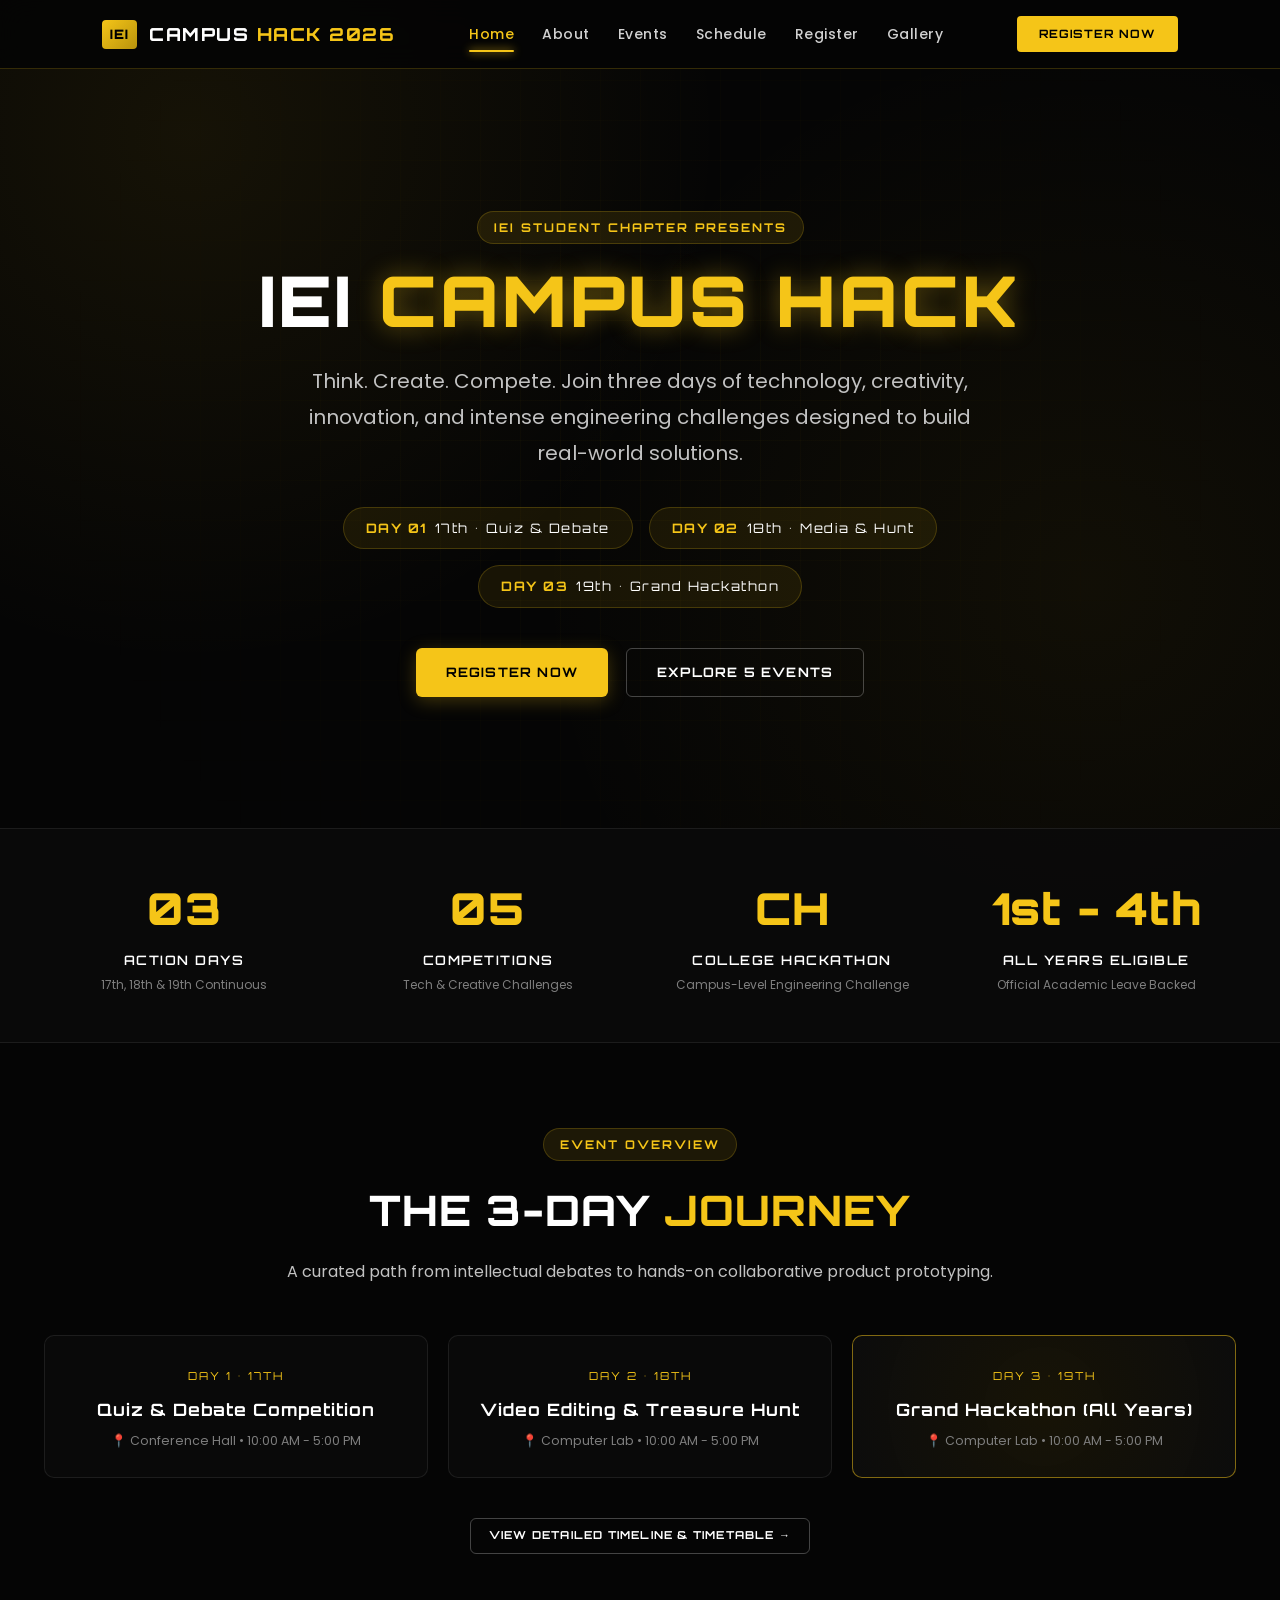
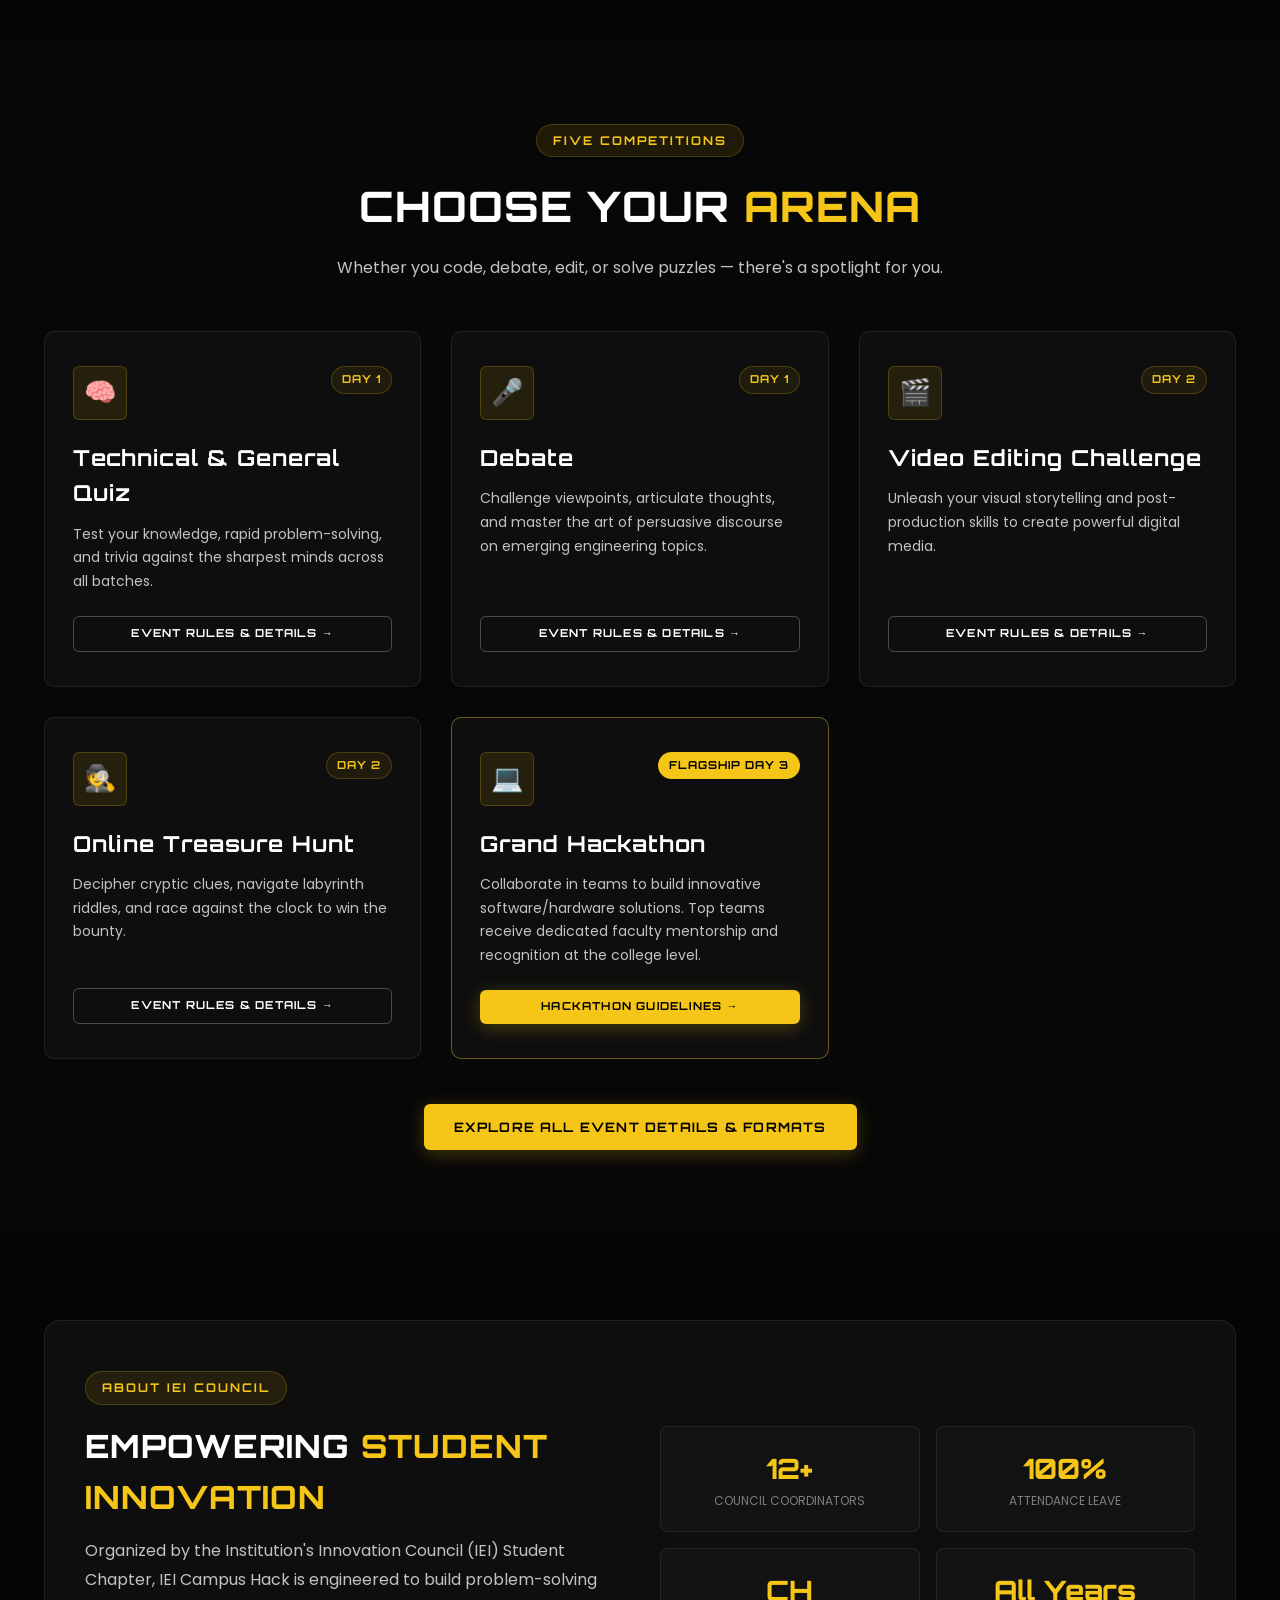
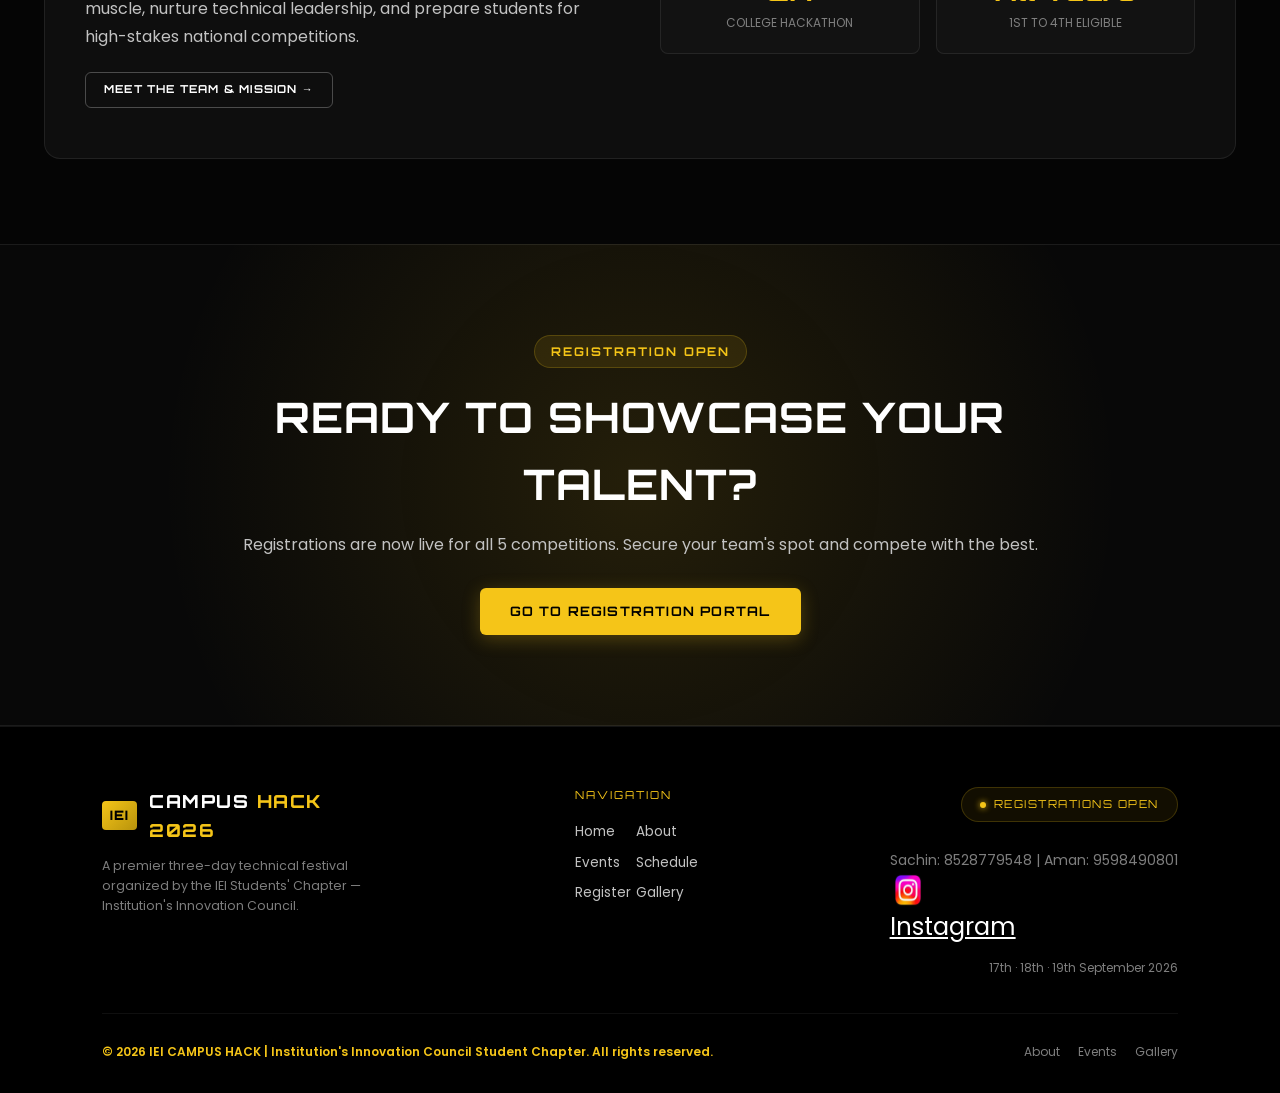
<file: index.html>
<!DOCTYPE html>
<html lang="en">
<head>
    <meta charset="UTF-8">
    <meta name="viewport" content="width=device-width, initial-scale=1.0">
    <title>IEI Campus Hack 2026 | Think. Create. Compete.</title>
    <meta name="description" content="Official website of IEI Campus Hack 2026. A premier 3-day technical fest featuring Quiz, Debate, Video Editing, Treasure Hunt, and Grand Hackathon.">
    <link rel="stylesheet" href="css/style.css">
</head>
<body>

    <!-- =========================
         NAVBAR
    ========================== -->
    <nav>
        <a href="index.html" class="nav-brand">
            <span class="logo-badge">IEI</span>
            <div class="logo-text">CAMPUS <span>HACK 2026</span></div>
        </a>

        <ul class="nav-links">
            <li><a href="index.html" class="active">Home</a></li>
            <li><a href="about.html">About</a></li>
            <li><a href="events.html">Events</a></li>
            <li><a href="schedule.html">Schedule</a></li>
            <li><a href="register.html">Register</a></li>
            <li><a href="gallery.html">Gallery</a></li>
        </ul>

        <div style="display: flex; align-items: center; gap: 14px;">
            <a href="register.html" class="nav-cta">REGISTER NOW</a>
            <button class="mobile-menu-btn" aria-label="Toggle navigation menu">☰</button>
        </div>
    </nav>

    <main>
        <!-- =========================
             HERO SECTION
        ========================== -->
        <section class="home-hero">
            <div class="home-hero-content">
                <div class="section-tag">IEI STUDENT CHAPTER PRESENTS</div>
                <h1>IEI <span>CAMPUS HACK</span></h1>
                <p class="lead">
                    Think. Create. Compete. Join three days of technology, creativity, innovation, and intense engineering challenges designed to build real-world solutions.
                </p>

                <div class="hero-dates-strip">
                    <div class="date-pill">
                        <strong>DAY 01</strong> 17th • Quiz & Debate
                    </div>
                    <div class="date-pill">
                        <strong>DAY 02</strong> 18th • Media & Hunt
                    </div>
                    <div class="date-pill">
                        <strong>DAY 03</strong> 19th • Grand Hackathon
                    </div>
                </div>

                <div class="hero-cta-buttons">
                    <a href="register.html" class="btn btn-primary">REGISTER NOW</a>
                    <a href="events.html" class="btn btn-secondary">EXPLORE 5 EVENTS</a>
                </div>
            </div>
        </section>

        <!-- =========================
             STATS STRIP
        ========================== -->
        <section class="stats-strip">
            <div class="container">
                <div class="stats-grid">
                    <div class="stat-item">
                        <h3>03</h3>
                        <p>Action Days</p>
                        <span>17th, 18th & 19th Continuous</span>
                    </div>
                    <div class="stat-item">
                        <h3>05</h3>
                        <p>Competitions</p>
                        <span>Tech & Creative Challenges</span>
                    </div>
                    <div class="stat-item">
                        <h3>CH</h3>
                        <p>College Hackathon</p>
                        <span>Campus-Level Engineering Challenge</span>
                    </div>
                    <div class="stat-item">
                        <h3>1st - 4th</h3>
                        <p>All Years Eligible</p>
                        <span>Official Academic Leave Backed</span>
                    </div>
                </div>
            </div>
        </section>

        <!-- =========================
             3-DAY JOURNEY OVERVIEW
        ========================== -->
        <section class="section-padding">
            <div class="container">
                <div class="section-header">
                    <div class="section-tag">Event Overview</div>
                    <h2 class="section-title">THE 3-DAY <span>JOURNEY</span></h2>
                    <p class="section-subtitle">A curated path from intellectual debates to hands-on collaborative product prototyping.</p>
                </div>

                <div class="day-overview-strip">
                    <div class="day-badge-card">
                        <span class="day-tag">Day 1 • 17th</span>
                        <h4>Quiz & Debate Competition</h4>
                        <small>📍 Conference Hall • 10:00 AM - 5:00 PM</small>
                    </div>

                    <div class="day-badge-card">
                        <span class="day-tag">Day 2 • 18th</span>
                        <h4>Video Editing & Treasure Hunt</h4>
                        <small>📍 Computer Lab • 10:00 AM - 5:00 PM</small>
                    </div>

                    <div class="day-badge-card highlight">
                        <span class="day-tag">Day 3 • 19th</span>
                        <h4>Grand Hackathon (All Years)</h4>
                        <small>📍 Computer Lab • 10:00 AM - 5:00 PM</small>
                    </div>
                </div>

                <div style="text-align: center; margin-top: 30px;">
                    <a href="schedule.html" class="btn btn-secondary btn-sm">VIEW DETAILED TIMELINE & TIMETABLE →</a>
                </div>
            </div>
        </section>

        <!-- =========================
             FEATURED EVENTS TEASER
        ========================== -->
        <section class="section-padding" style="background: rgba(10, 10, 10, 0.5);">
            <div class="container">
                <div class="section-header">
                    <div class="section-tag">Five Competitions</div>
                    <h2 class="section-title">CHOOSE YOUR <span>ARENA</span></h2>
                    <p class="section-subtitle">Whether you code, debate, edit, or solve puzzles — there's a spotlight for you.</p>
                </div>

                <div class="events-grid">
                    <!-- QUIZ -->
                    <div class="event-card">
                        <div>
                            <div class="event-card-header">
                                <div class="event-icon-box">🧠</div>
                                <span class="event-day-badge">DAY 1</span>
                            </div>
                            <h3>Technical & General Quiz</h3>
                            <p>Test your knowledge, rapid problem-solving, and trivia against the sharpest minds across all batches.</p>
                        </div>
                        <div class="card-action">
                            <a href="events.html#quiz" class="btn btn-secondary btn-sm" style="width: 100%;">EVENT RULES & DETAILS →</a>
                        </div>
                    </div>

                    <!-- DEBATE -->
                    <div class="event-card">
                        <div>
                            <div class="event-card-header">
                                <div class="event-icon-box">🎤</div>
                                <span class="event-day-badge">DAY 1</span>
                            </div>
                            <h3>Debate</h3>
                            <p>Challenge viewpoints, articulate thoughts, and master the art of persuasive discourse on emerging engineering topics.</p>
                        </div>
                        <div class="card-action">
                            <a href="events.html#debate" class="btn btn-secondary btn-sm" style="width: 100%;">EVENT RULES & DETAILS →</a>
                        </div>
                    </div>

                    <!-- VIDEO EDITING -->
                    <div class="event-card">
                        <div>
                            <div class="event-card-header">
                                <div class="event-icon-box">🎬</div>
                                <span class="event-day-badge">DAY 2</span>
                            </div>
                            <h3>Video Editing Challenge</h3>
                            <p>Unleash your visual storytelling and post-production skills to create powerful digital media.</p>
                        </div>
                        <div class="card-action">
                            <a href="events.html#video" class="btn btn-secondary btn-sm" style="width: 100%;">EVENT RULES & DETAILS →</a>
                        </div>
                    </div>

                    <!-- TREASURE HUNT -->
                    <div class="event-card">
                        <div>
                            <div class="event-card-header">
                                <div class="event-icon-box">🕵️</div>
                                <span class="event-day-badge">DAY 2</span>
                            </div>
                            <h3>Online Treasure Hunt</h3>
                            <p>Decipher cryptic clues, navigate labyrinth riddles, and race against the clock to win the bounty.</p>
                        </div>
                        <div class="card-action">
                            <a href="events.html#hunt" class="btn btn-secondary btn-sm" style="width: 100%;">EVENT RULES & DETAILS →</a>
                        </div>
                    </div>

                    <!-- HACKATHON -->
                    <div class="event-card" style="border-color: rgba(245, 197, 24, 0.4);">
                        <div>
                            <div class="event-card-header">
                                <div class="event-icon-box">💻</div>
                                <span class="event-day-badge" style="background: var(--gold); color: #000;">FLAGSHIP DAY 3</span>
                            </div>
                            <h3>Grand Hackathon</h3>
                            <p>Collaborate in teams to build innovative software/hardware solutions. Top teams receive dedicated faculty mentorship and recognition at the college level.</p>
                        </div>
                        <div class="card-action">
                            <a href="events.html#hackathon" class="btn btn-primary btn-sm" style="width: 100%;">HACKATHON GUIDELINES →</a>
                        </div>
                    </div>
                </div>

                <div style="text-align: center; margin-top: 45px;">
                    <a href="events.html" class="btn btn-primary">EXPLORE ALL EVENT DETAILS & FORMATS</a>
                </div>
            </div>
        </section>

        <!-- =========================
             ABOUT TEASER
        ========================== -->
        <section class="section-padding">
            <div class="container">
                <div style="background: var(--bg-card); border: 1px solid var(--border-card); border-radius: var(--radius-lg); padding: 50px 40px; display: grid; grid-template-columns: repeat(auto-fit, minmax(300px, 1fr)); gap: 40px; align-items: center;">
                    <div>
                        <div class="section-tag">About IEI Council</div>
                        <h2 class="section-title" style="font-size: 32px;">EMPOWERING <span>STUDENT INNOVATION</span></h2>
                        <p style="color: var(--text-secondary); margin-bottom: 20px; line-height: 1.8;">
                            Organized by the Institution's Innovation Council (IEI) Student Chapter, IEI Campus Hack is engineered to build problem-solving muscle, nurture technical leadership, and prepare students for high-stakes national competitions.
                        </p>
                        <a href="about.html" class="btn btn-secondary btn-sm">MEET THE TEAM & MISSION →</a>
                    </div>
                    <div style="display: grid; grid-template-columns: 1fr 1fr; gap: 16px;">
                        <div style="background: rgba(255, 255, 255, 0.02); border: 1px solid var(--border-card); border-radius: 8px; padding: 20px; text-align: center;">
                            <div style="font-size: 28px; font-weight: 800; color: var(--gold); font-family: var(--font-heading);">12+</div>
                            <div style="font-size: 12px; color: var(--text-muted); text-transform: uppercase;">Council Coordinators</div>
                        </div>
                        <div style="background: rgba(255, 255, 255, 0.02); border: 1px solid var(--border-card); border-radius: 8px; padding: 20px; text-align: center;">
                            <div style="font-size: 28px; font-weight: 800; color: var(--gold); font-family: var(--font-heading);">100%</div>
                            <div style="font-size: 12px; color: var(--text-muted); text-transform: uppercase;">Attendance Leave</div>
                        </div>
                        <div style="background: rgba(255, 255, 255, 0.02); border: 1px solid var(--border-card); border-radius: 8px; padding: 20px; text-align: center;">
                            <div style="font-size: 28px; font-weight: 800; color: var(--gold); font-family: var(--font-heading);">CH</div>
                            <div style="font-size: 12px; color: var(--text-muted); text-transform: uppercase;">College Hackathon</div>
                        </div>
                        <div style="background: rgba(255, 255, 255, 0.02); border: 1px solid var(--border-card); border-radius: 8px; padding: 20px; text-align: center;">
                            <div style="font-size: 28px; font-weight: 800; color: var(--gold); font-family: var(--font-heading);">All Years</div>
                            <div style="font-size: 12px; color: var(--text-muted); text-transform: uppercase;">1st to 4th Eligible</div>
                        </div>
                    </div>
                </div>
            </div>
        </section>

        <!-- =========================
             CALL TO ACTION
        ========================== -->
        <section class="cta-banner">
            <div class="cta-box">
                <div class="section-tag">Registration Open</div>
                <h2>READY TO SHOWCASE <span>YOUR TALENT?</span></h2>
                <p>Registrations are now live for all 5 competitions. Secure your team's spot and compete with the best.</p>
                <a href="register.html" class="btn btn-primary">GO TO REGISTRATION PORTAL</a>
            </div>
        </section>
    </main>

    <!-- =========================
         FOOTER
    ========================== -->
    <footer>
        <div class="footer-content">
            <div class="footer-brand-col">
                <a href="index.html" class="nav-brand">
                    <span class="logo-badge">IEI</span>
                    <div class="logo-text">CAMPUS <span>HACK 2026</span></div>
                </a>
                <p class="footer-brand-tagline">
                    A premier three-day technical festival organized by the IEI Students' Chapter &mdash; Institution's Innovation Council.
                </p>
            </div>
            <div class="footer-nav-col">
                <div class="footer-nav-label">Navigation</div>
                <ul class="footer-links" style="display: grid; grid-template-columns: repeat(2, auto); gap: 5px; list-style:none; padding:0;">
                    <li><a href="index.html">Home</a></li>
                    <li><a href="about.html">About</a></li>
                    <li><a href="events.html">Events</a></li>
                    <li><a href="schedule.html">Schedule</a></li>
                    <li><a href="register.html">Register</a></li>
                    <li><a href="gallery.html">Gallery</a></li>
                </ul>
            </div>
            <div class="footer-badge-col">
                <div class="footer-event-badge">
                    <span class="dot"></span>
                    Registrations Open
                </div>
                
                <div class="footer-contacts" style="margin-top: 15px; font-size: 14px;">
                    <p>Sachin: 8528779548 | Aman: 9598490801</p>
                    <p><a href="https://www.instagram.com/reck_iei_student_chapter?stkn=MWd0dHAzdjY2enI2cw==" target="_blank" style="color: #fff; text-decoration: underline; font-size: 24px;"><img src="iei/download.jpeg" alt="Instagram" style="width:36px;height:36px;vertical-align:middle;border-radius:8px;"> Instagram</a></p>
                </div>

                <div class="footer-dates">17th &middot; 18th &middot; 19th September 2026</div>
            </div>
        </div>
        <div class="footer-bottom">
            <span>&copy; 2026 <span>IEI CAMPUS HACK</span> | Institution's Innovation Council Student Chapter. All rights reserved.</span>
            <div class="footer-bottom-right">
                <a href="about.html">About</a>
                <a href="events.html">Events</a>
                <a href="gallery.html">Gallery</a>
            </div>
        </div>
    </footer>

    <script src="js/main.js"></script>
</body>
</html>
</file>
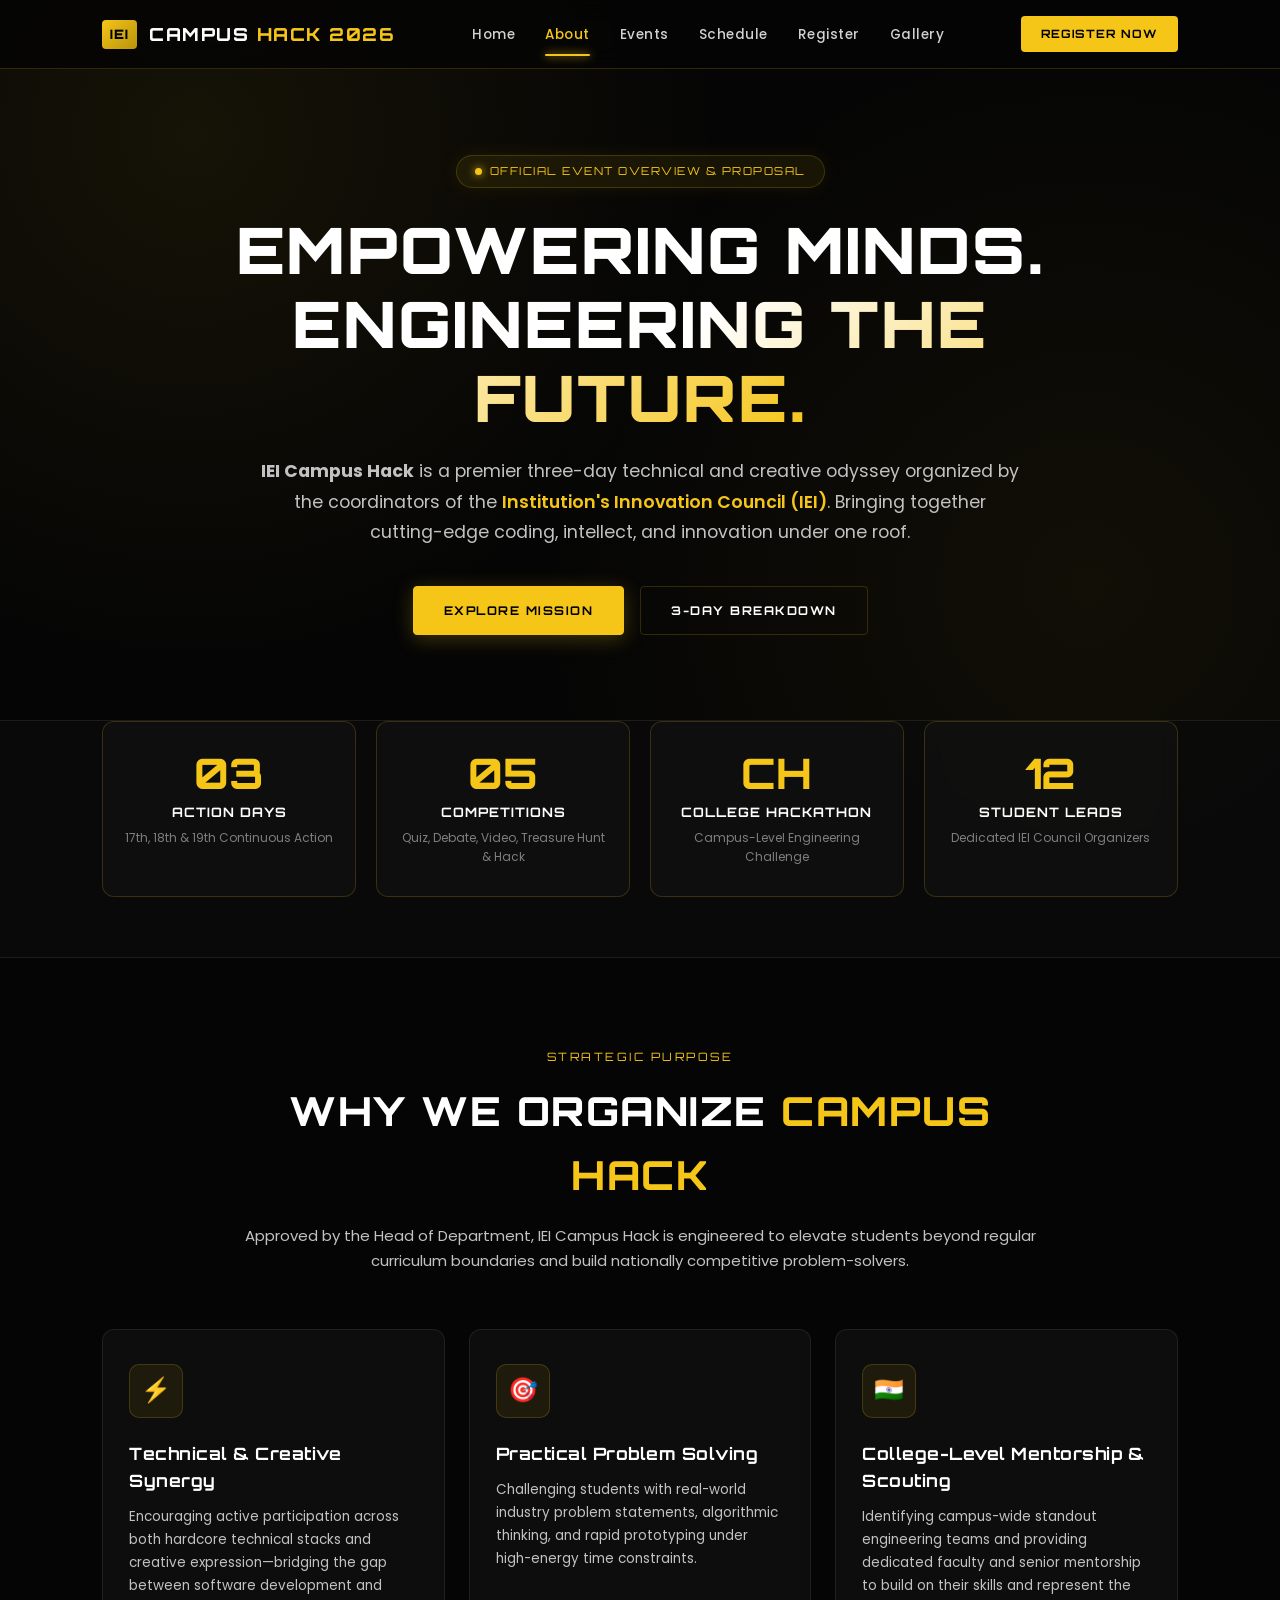
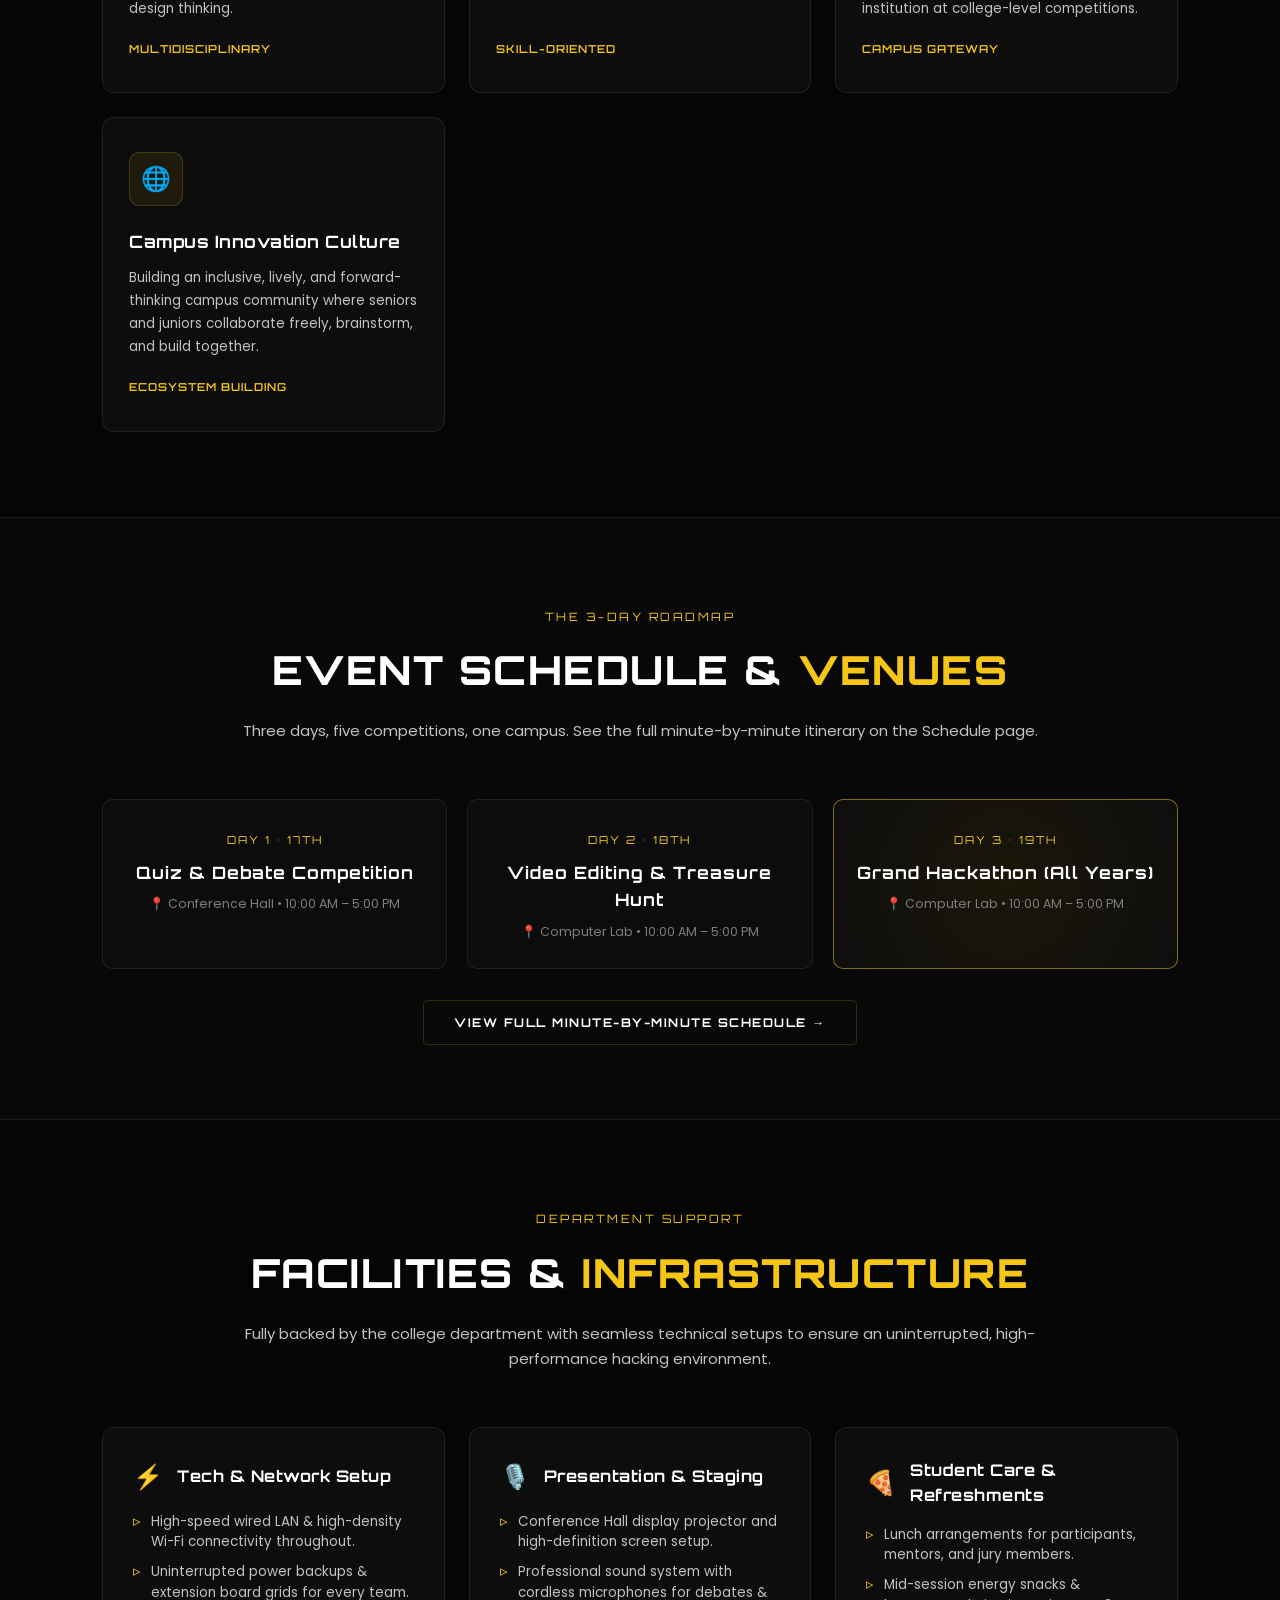
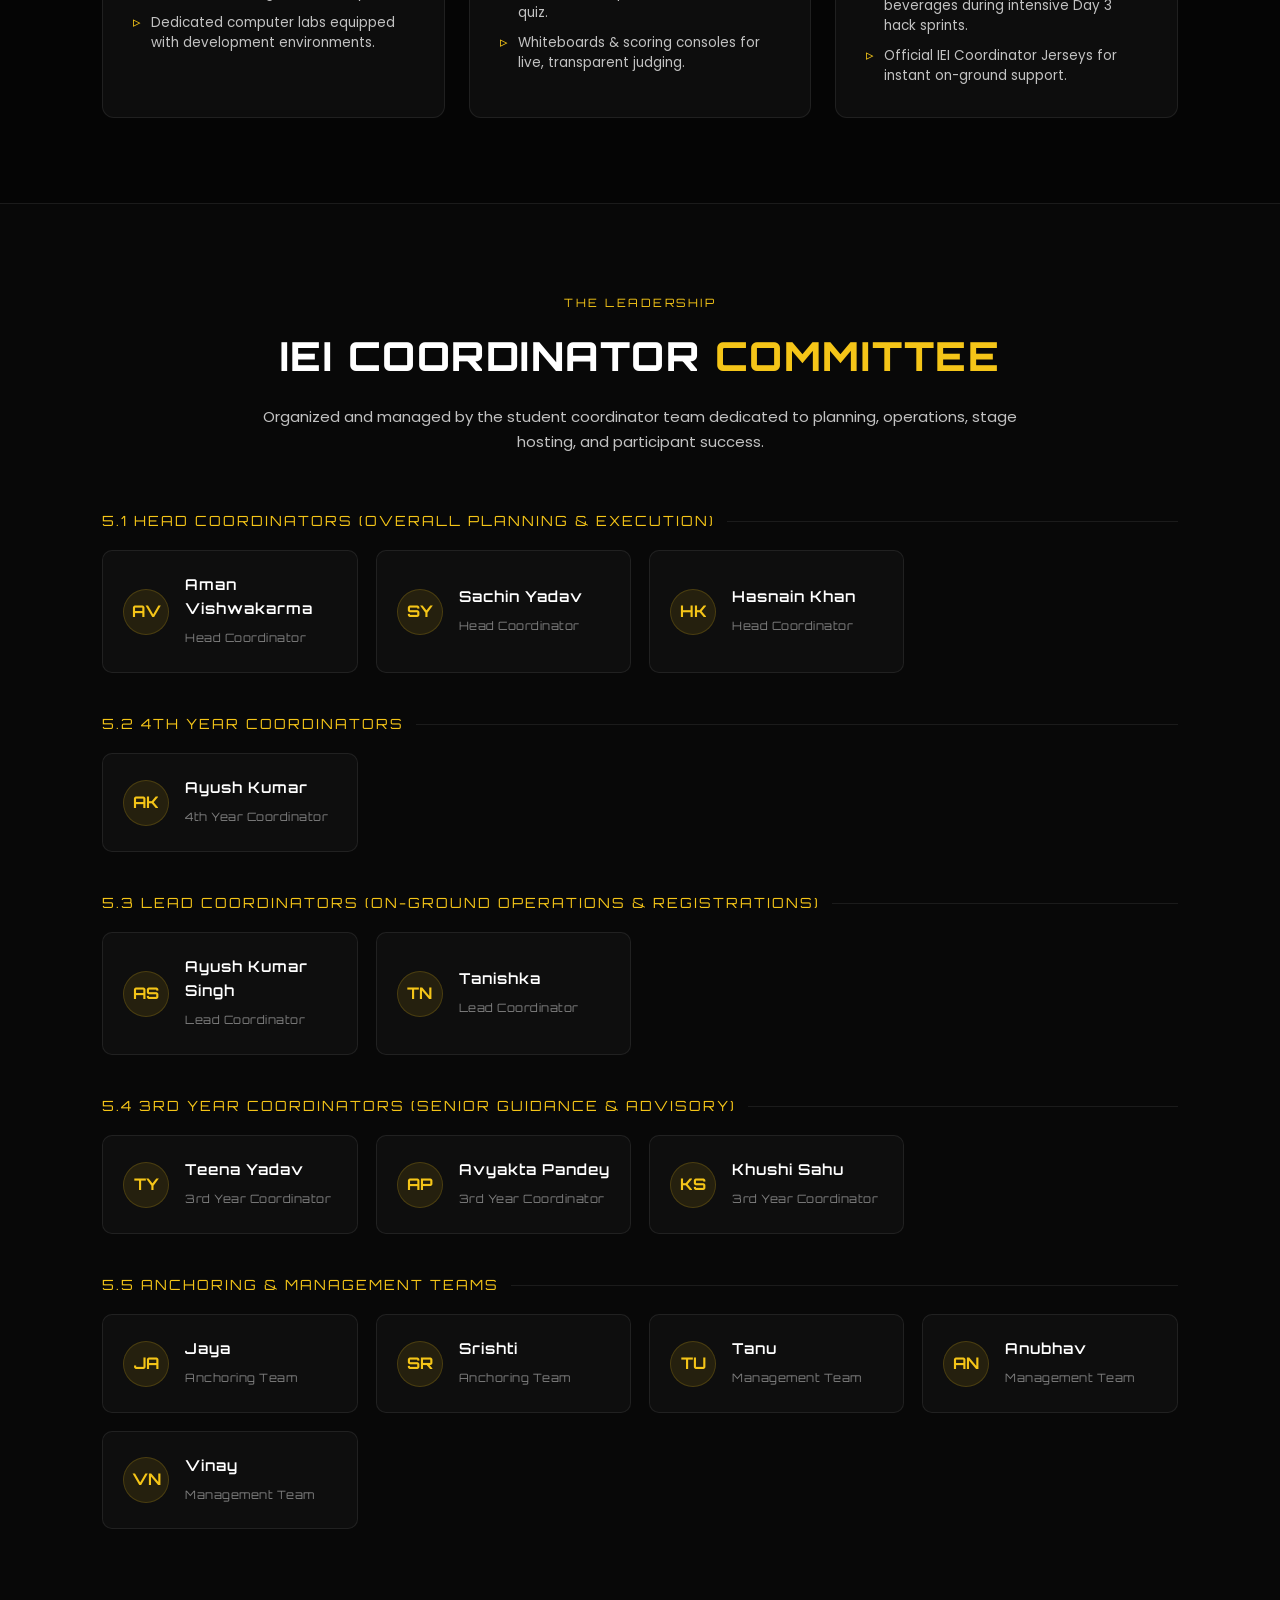
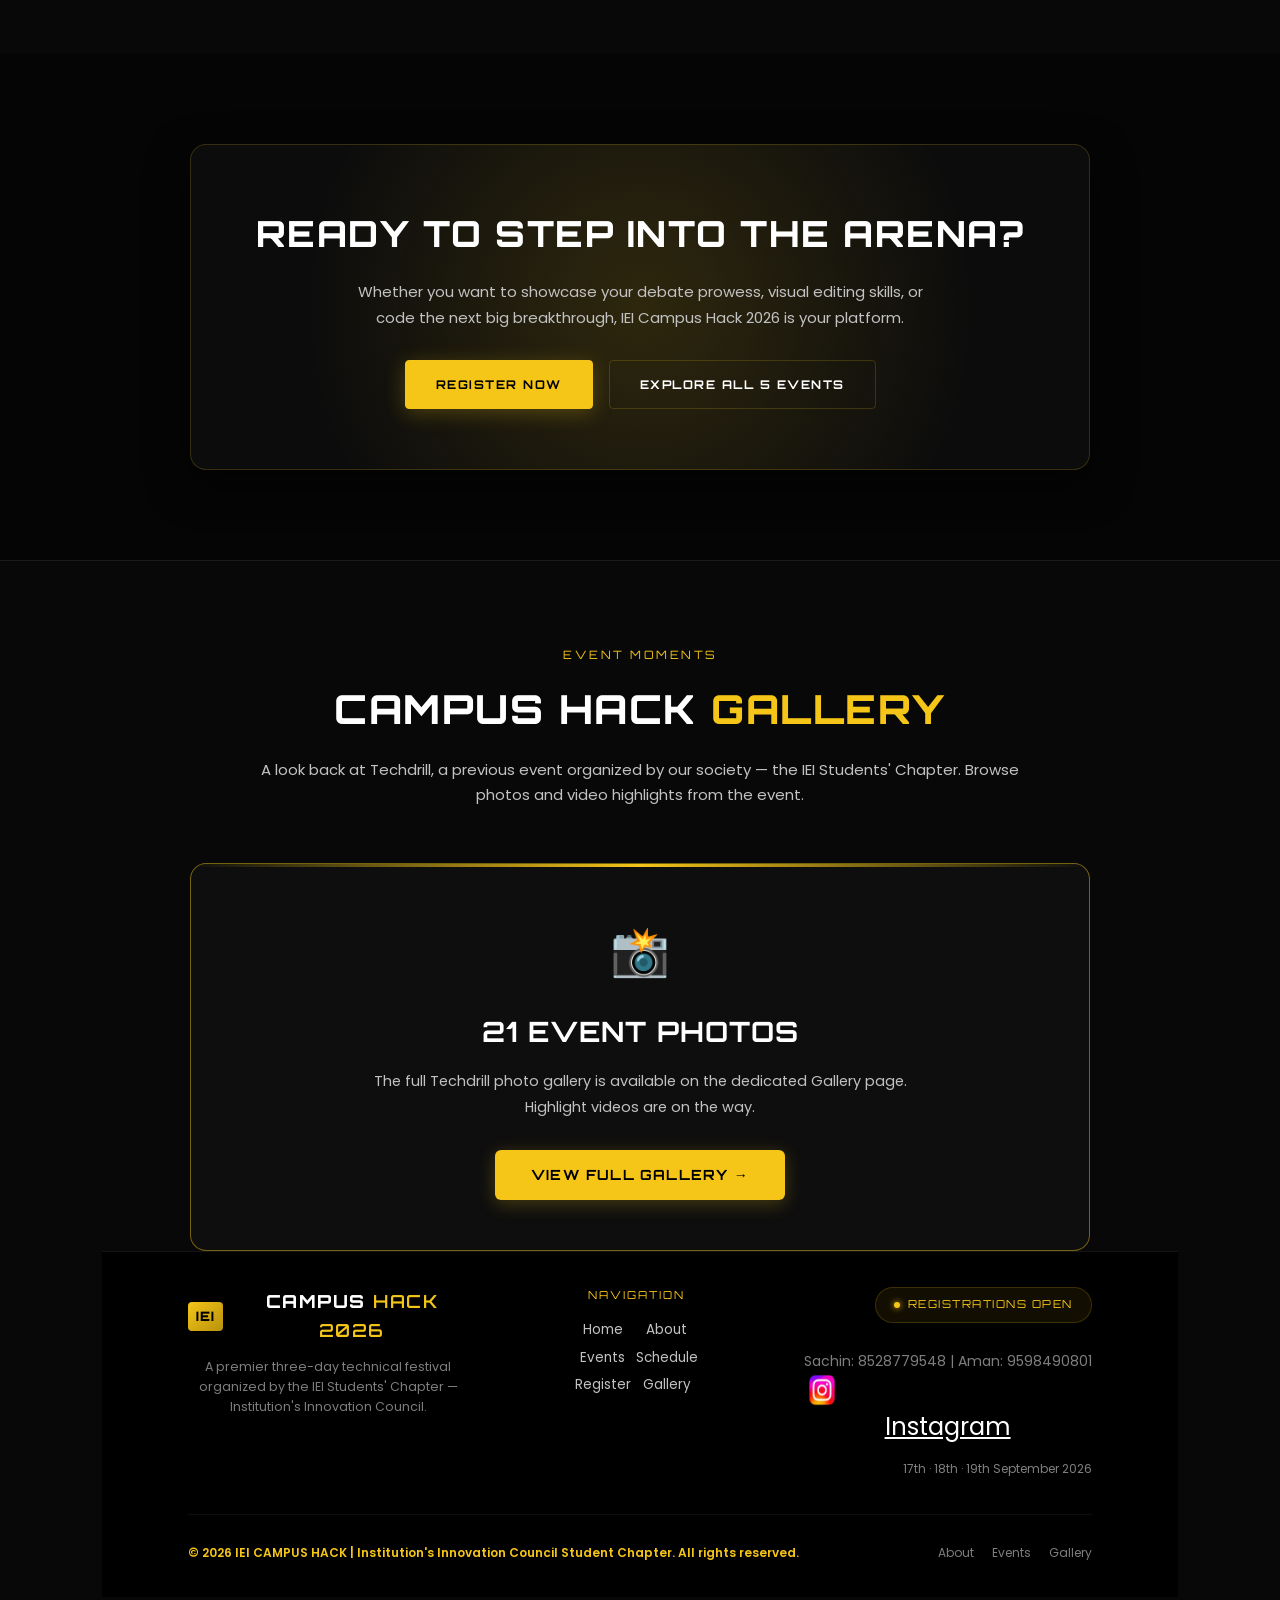
<file: about.html>
<!DOCTYPE html>
<html lang="en">

<head>
    <meta charset="UTF-8">
    <meta name="viewport" content="width=device-width, initial-scale=1.0">
    <title>About Us | IEI Campus Hack 2026</title>

    <!-- Google Fonts -->
    <link rel="preconnect" href="https://fonts.googleapis.com">
    <link rel="preconnect" href="https://fonts.gstatic.com" crossorigin>
    <link
        href="https://fonts.googleapis.com/css2?family=Orbitron:wght@400;500;600;700;800;900&family=Poppins:wght@300;400;500;600;700&display=swap"
        rel="stylesheet">
    <link rel="stylesheet" href="css/style.css">

    <style>
        /* ============================================================
           GLOBAL VARIABLES & RESET
        ============================================================ */
        :root {
            --bg-main: #050505;
            --bg-surface: #0a0a0a;
            --bg-card: rgba(18, 18, 18, 0.7);
            --gold: #f5c518;
            --gold-glow: rgba(245, 197, 24, 0.28);
            --gold-light: #ffdf6d;
            --gold-dark: #b8930c;
            --border-subtle: rgba(245, 197, 24, 0.18);
            --border-card: rgba(255, 255, 255, 0.08);
            --text-primary: #ffffff;
            --text-secondary: #c2c2c2;
            --text-muted: #7e7e7e;
            --transition: all 0.3s cubic-bezier(0.16, 1, 0.3, 1);
        }

        * {
            margin: 0;
            padding: 0;
            box-sizing: border-box;
        }

        html {
            scroll-behavior: smooth;
        }

        body {
            font-family: 'Poppins', sans-serif;
            background-color: var(--bg-main);
            color: var(--text-primary);
            overflow-x: hidden;
            line-height: 1.6;
            background-image: 
                radial-gradient(circle at 15% 15%, rgba(245, 197, 24, 0.07) 0%, transparent 40%),
                radial-gradient(circle at 85% 65%, rgba(245, 197, 24, 0.05) 0%, transparent 45%);
            background-attachment: fixed;
        }

        a {
            text-decoration: none;
            color: inherit;
        }

        /* ============================================================
           NAVBAR
        ============================================================ */
        nav {
            position: fixed;
            top: 0;
            left: 0;
            width: 100%;
            z-index: 1000;
            display: flex;
            justify-content: space-between;
            align-items: center;
            padding: 16px 8%;
            background: rgba(5, 5, 5, 0.88);
            backdrop-filter: blur(14px);
            -webkit-backdrop-filter: blur(14px);
            border-bottom: 1px solid var(--border-subtle);
        }

        .nav-brand {
            display: flex;
            align-items: center;
            gap: 12px;
        }

        .logo-badge {
            background: linear-gradient(135deg, var(--gold), var(--gold-dark));
            color: #000;
            font-family: 'Orbitron', sans-serif;
            font-weight: 900;
            font-size: 13px;
            padding: 4px 8px;
            border-radius: 4px;
            letter-spacing: 1px;
        }

        .logo-text {
            font-family: 'Orbitron', sans-serif;
            font-size: 18px;
            font-weight: 800;
            color: #fff;
            letter-spacing: 1.5px;
        }

        .logo-text span {
            color: var(--gold);
        }

        .nav-links {
            display: flex;
            list-style: none;
            align-items: center;
            gap: 30px;
        }

        .nav-links a {
            font-size: 13.5px;
            font-weight: 500;
            color: #d1d1d1;
            letter-spacing: 0.5px;
            transition: var(--transition);
            position: relative;
        }

        .nav-links a:hover,
        .nav-links a.active {
            color: var(--gold);
        }

        .nav-links a.active::after {
            content: '';
            position: absolute;
            bottom: -6px;
            left: 0;
            width: 100%;
            height: 2px;
            background: var(--gold);
            border-radius: 2px;
            box-shadow: 0 0 8px var(--gold);
        }

        .nav-cta {
            padding: 9px 20px;
            background: var(--gold);
            color: #000 !important;
            font-family: 'Orbitron', sans-serif;
            font-size: 11.5px;
            font-weight: 700;
            border-radius: 4px;
            letter-spacing: 1px;
            transition: var(--transition);
        }

        .nav-cta:hover {
            background: #fff;
            box-shadow: 0 0 15px rgba(255, 255, 255, 0.4);
            transform: translateY(-2px);
        }

        /* ============================================================
           HERO SECTION
        ============================================================ */
        .about-hero {
            min-height: 80vh;
            display: flex;
            flex-direction: column;
            justify-content: center;
            align-items: center;
            text-align: center;
            padding: 140px 8% 70px;
            position: relative;
        }

        .hero-pill {
            display: inline-flex;
            align-items: center;
            gap: 8px;
            padding: 7px 18px;
            background: rgba(245, 197, 24, 0.08);
            border: 1px solid var(--border-subtle);
            border-radius: 50px;
            font-family: 'Orbitron', sans-serif;
            font-size: 11px;
            letter-spacing: 1.5px;
            color: var(--gold);
            text-transform: uppercase;
            margin-bottom: 25px;
            box-shadow: 0 0 20px rgba(245, 197, 24, 0.08);
        }

        .hero-pill .dot {
            width: 7px;
            height: 7px;
            border-radius: 50%;
            background: var(--gold);
            box-shadow: 0 0 8px var(--gold);
            animation: pulse 1.8s infinite;
        }

        @keyframes pulse {
            0%, 100% { opacity: 1; transform: scale(1); }
            50% { opacity: 0.4; transform: scale(0.85); }
        }

        .about-hero h1 {
            font-family: 'Orbitron', sans-serif;
            font-size: clamp(34px, 5.5vw, 64px);
            font-weight: 900;
            line-height: 1.15;
            letter-spacing: 2px;
            margin-bottom: 22px;
            max-width: 950px;
        }

        .about-hero h1 span {
            background: linear-gradient(135deg, #ffffff 40%, var(--gold) 100%);
            -webkit-background-clip: text;
            background-clip: text;
            -webkit-text-fill-color: transparent;
        }

        .about-hero .lead-text {
            max-width: 760px;
            font-size: clamp(15px, 1.8vw, 17.5px);
            color: var(--text-secondary);
            margin-bottom: 38px;
            line-height: 1.75;
        }

        .council-tag {
            color: var(--gold);
            font-weight: 600;
        }

        .hero-actions {
            display: flex;
            gap: 16px;
            flex-wrap: wrap;
            justify-content: center;
        }

        .btn-main {
            padding: 14px 30px;
            font-family: 'Orbitron', sans-serif;
            font-size: 12px;
            font-weight: 700;
            letter-spacing: 1.5px;
            border-radius: 4px;
            transition: var(--transition);
            cursor: pointer;
            text-transform: uppercase;
        }

        .btn-gold {
            background: var(--gold);
            color: #000;
            border: 1px solid var(--gold);
            box-shadow: 0 4px 20px rgba(245, 197, 24, 0.25);
        }

        .btn-gold:hover {
            background: #fff;
            border-color: #fff;
            box-shadow: 0 6px 25px rgba(255, 255, 255, 0.3);
            transform: translateY(-3px);
        }

        .btn-outline {
            background: transparent;
            color: #fff;
            border: 1px solid var(--border-subtle);
        }

        .btn-outline:hover {
            border-color: var(--gold);
            color: var(--gold);
            background: rgba(245, 197, 24, 0.05);
            transform: translateY(-3px);
        }

        /* ============================================================
           STATS COUNTER BAR
        ============================================================ */
        .stats-strip {
            padding: 0 8% 60px;
        }

        .stats-container {
            max-width: 1200px;
            margin: 0 auto;
            display: grid;
            grid-template-columns: repeat(4, 1fr);
            gap: 20px;
        }

        .stat-box {
            background: var(--bg-card);
            border: 1px solid var(--border-subtle);
            border-radius: 12px;
            padding: 30px 20px;
            text-align: center;
            position: relative;
            overflow: hidden;
            backdrop-filter: blur(10px);
            transition: var(--transition);
        }

        .stat-box::before {
            content: '';
            position: absolute;
            top: 0;
            left: 0;
            width: 100%;
            height: 2px;
            background: linear-gradient(90deg, transparent, var(--gold), transparent);
            opacity: 0;
            transition: var(--transition);
        }

        .stat-box:hover {
            transform: translateY(-6px);
            border-color: var(--gold);
            box-shadow: 0 12px 30px rgba(245, 197, 24, 0.14);
        }

        .stat-box:hover::before {
            opacity: 1;
        }

        .stat-number {
            font-family: 'Orbitron', sans-serif;
            font-size: 42px;
            font-weight: 800;
            color: var(--gold);
            line-height: 1;
            margin-bottom: 8px;
        }

        .stat-title {
            font-family: 'Orbitron', sans-serif;
            font-size: 13px;
            font-weight: 700;
            color: #fff;
            letter-spacing: 1px;
            text-transform: uppercase;
            margin-bottom: 5px;
        }

        .stat-desc {
            font-size: 12px;
            color: var(--text-muted);
        }

        /* ============================================================
           SECTION GENERAL
        ============================================================ */
        section {
            padding: 85px 8%;
            position: relative;
        }

        .section-header {
            text-align: center;
            max-width: 800px;
            margin: 0 auto 55px;
        }

        .section-eyebrow {
            font-family: 'Orbitron', sans-serif;
            font-size: 11.5px;
            color: var(--gold);
            letter-spacing: 2.5px;
            text-transform: uppercase;
            margin-bottom: 12px;
            display: inline-block;
        }

        .section-heading {
            font-family: 'Orbitron', sans-serif;
            font-size: clamp(26px, 3.8vw, 40px);
            font-weight: 800;
            color: #fff;
            letter-spacing: 1.5px;
            margin-bottom: 16px;
        }

        .section-heading span {
            color: var(--gold);
        }

        .section-subtext {
            color: var(--text-secondary);
            font-size: 15px;
            line-height: 1.7;
        }

        /* ============================================================
           CORE OBJECTIVES (PDF Section 1)
        ============================================================ */
        .objectives-grid {
            max-width: 1200px;
            margin: 0 auto;
            display: grid;
            grid-template-columns: repeat(auto-fit, minmax(270px, 1fr));
            gap: 24px;
        }

        .objective-card {
            background: var(--bg-card);
            border: 1px solid var(--border-card);
            border-radius: 12px;
            padding: 34px 26px;
            position: relative;
            transition: var(--transition);
            display: flex;
            flex-direction: column;
        }

        .objective-card:hover {
            border-color: var(--border-subtle);
            transform: translateY(-5px);
            background: rgba(24, 24, 24, 0.85);
            box-shadow: 0 10px 30px rgba(0, 0, 0, 0.5);
        }

        .objective-icon-wrap {
            width: 54px;
            height: 54px;
            border-radius: 10px;
            background: rgba(245, 197, 24, 0.08);
            border: 1px solid var(--border-subtle);
            display: flex;
            align-items: center;
            justify-content: center;
            font-size: 24px;
            margin-bottom: 22px;
            color: var(--gold);
            transition: var(--transition);
        }

        .objective-card:hover .objective-icon-wrap {
            background: var(--gold);
            color: #000;
            box-shadow: 0 0 15px var(--gold-glow);
        }

        .objective-card h3 {
            font-family: 'Orbitron', sans-serif;
            font-size: 17px;
            font-weight: 700;
            color: #fff;
            margin-bottom: 12px;
            letter-spacing: 0.5px;
        }

        .objective-card p {
            color: var(--text-secondary);
            font-size: 13.5px;
            line-height: 1.7;
            flex-grow: 1;
        }

        .objective-tag {
            margin-top: 20px;
            display: inline-block;
            font-size: 11px;
            font-weight: 600;
            color: var(--gold);
            font-family: 'Orbitron', sans-serif;
            letter-spacing: 1px;
            text-transform: uppercase;
        }

        /* ============================================================
           3-DAY EVENT JOURNEY (PDF Section 2 & 3)
        ============================================================ */
        .timeline-section {
            background: #080808;
            border-top: 1px solid var(--border-card);
            border-bottom: 1px solid var(--border-card);
        }

        .days-container {
            max-width: 1200px;
            margin: 0 auto;
            display: flex;
            flex-direction: column;
            gap: 28px;
        }

        .day-row {
            display: grid;
            grid-template-columns: 260px 1fr;
            background: var(--bg-card);
            border: 1px solid var(--border-card);
            border-radius: 14px;
            overflow: hidden;
            transition: var(--transition);
        }

        .day-row:hover {
            border-color: var(--border-subtle);
            box-shadow: 0 10px 30px rgba(0, 0, 0, 0.4);
            transform: translateX(5px);
        }

        .day-badge-col {
            background: linear-gradient(135deg, rgba(245, 197, 24, 0.12), rgba(0, 0, 0, 0.7));
            border-right: 1px solid var(--border-card);
            padding: 32px 28px;
            display: flex;
            flex-direction: column;
            justify-content: center;
        }

        .day-row.featured .day-badge-col {
            background: linear-gradient(135deg, rgba(245, 197, 24, 0.22), rgba(0, 0, 0, 0.8));
            border-right: 1px solid var(--border-subtle);
        }

        .day-pill {
            font-family: 'Orbitron', sans-serif;
            font-size: 11px;
            color: var(--gold);
            font-weight: 700;
            letter-spacing: 1.5px;
            text-transform: uppercase;
            margin-bottom: 6px;
        }

        .day-number {
            font-family: 'Orbitron', sans-serif;
            font-size: 30px;
            font-weight: 800;
            color: #fff;
            line-height: 1.2;
            margin-bottom: 6px;
        }

        .day-date {
            font-size: 13px;
            color: var(--text-muted);
            font-weight: 500;
        }

        .day-content-col {
            padding: 32px 34px;
            display: flex;
            flex-direction: column;
            justify-content: center;
        }

        .day-events-title {
            font-family: 'Orbitron', sans-serif;
            font-size: 20px;
            font-weight: 700;
            color: #fff;
            margin-bottom: 14px;
            letter-spacing: 0.5px;
        }

        .day-events-title span {
            color: var(--gold);
        }

        .day-meta-chips {
            display: flex;
            flex-wrap: wrap;
            gap: 12px;
            margin-bottom: 16px;
        }

        .meta-chip {
            display: inline-flex;
            align-items: center;
            gap: 7px;
            background: rgba(255, 255, 255, 0.03);
            border: 1px solid rgba(255, 255, 255, 0.08);
            border-radius: 6px;
            padding: 6px 12px;
            font-size: 12px;
            color: #d8d8d8;
        }

        .meta-chip.highlight {
            background: rgba(245, 197, 24, 0.09);
            border-color: var(--border-subtle);
            color: var(--gold-light);
            font-weight: 500;
        }

        .day-description {
            color: var(--text-secondary);
            font-size: 14px;
            line-height: 1.7;
        }

        /* ============================================================
           INFRASTRUCTURE & STUDENT PERMISSIONS (PDF Section 4)
        ============================================================ */
        .features-grid {
            max-width: 1200px;
            margin: 0 auto;
            display: grid;
            grid-template-columns: repeat(auto-fit, minmax(320px, 1fr));
            gap: 24px;
        }

        .feature-box {
            background: var(--bg-card);
            border: 1px solid var(--border-card);
            border-radius: 12px;
            padding: 30px;
            transition: var(--transition);
        }

        .feature-box:hover {
            border-color: var(--border-subtle);
            background: rgba(20, 20, 20, 0.85);
        }

        .feature-header {
            display: flex;
            align-items: center;
            gap: 14px;
            margin-bottom: 16px;
        }

        .feature-icon {
            font-size: 24px;
        }

        .feature-header h4 {
            font-family: 'Orbitron', sans-serif;
            font-size: 16px;
            color: #fff;
            letter-spacing: 0.5px;
        }

        .feature-list {
            list-style: none;
            display: flex;
            flex-direction: column;
            gap: 10px;
        }

        .feature-list li {
            font-size: 13.5px;
            color: var(--text-secondary);
            display: flex;
            align-items: flex-start;
            gap: 10px;
            line-height: 1.5;
        }

        .feature-list li::before {
            content: "▹";
            color: var(--gold);
            font-size: 15px;
            line-height: 1;
            margin-top: 1px;
        }

        /* ============================================================
           12-MEMBER IEI COORDINATOR TEAM (PDF Section 5)
        ============================================================ */
        .team-section {
            background: #080808;
            border-top: 1px solid var(--border-card);
        }

        .team-container {
            max-width: 1200px;
            margin: 0 auto;
        }

        .role-group {
            margin-bottom: 40px;
        }

        .role-title {
            font-family: 'Orbitron', sans-serif;
            font-size: 14px;
            color: var(--gold);
            letter-spacing: 2px;
            text-transform: uppercase;
            margin-bottom: 18px;
            display: flex;
            align-items: center;
            gap: 12px;
        }

        .role-title::after {
            content: '';
            flex-grow: 1;
            height: 1px;
            background: rgba(255, 255, 255, 0.08);
        }

        .members-grid {
            display: grid;
            grid-template-columns: repeat(auto-fill, minmax(240px, 1fr));
            gap: 18px;
        }

        .member-card {
            background: var(--bg-card);
            border: 1px solid var(--border-card);
            border-radius: 10px;
            padding: 22px 20px;
            display: flex;
            align-items: center;
            gap: 16px;
            transition: var(--transition);
        }

        .member-card:hover {
            border-color: var(--border-subtle);
            transform: translateY(-4px);
            background: rgba(25, 25, 25, 0.9);
            box-shadow: 0 8px 25px rgba(0, 0, 0, 0.4);
        }

        .member-avatar {
            width: 46px;
            height: 46px;
            border-radius: 50%;
            background: rgba(245, 197, 24, 0.1);
            border: 1px solid var(--border-subtle);
            display: flex;
            align-items: center;
            justify-content: center;
            font-family: 'Orbitron', sans-serif;
            font-weight: 700;
            color: var(--gold);
            font-size: 16px;
            flex-shrink: 0;
        }

        .member-info h5 {
            font-size: 15px;
            font-weight: 600;
            color: #fff;
            margin-bottom: 3px;
        }

        .member-info span {
            font-size: 11.5px;
            color: var(--text-muted);
            font-family: 'Orbitron', sans-serif;
            letter-spacing: 0.5px;
        }

        /* ============================================================
           CTA BANNER (LINK TO LANDING PAGE / REGISTRATION)
        ============================================================ */
        .about-cta {
            text-align: center;
            padding: 90px 8%;
        }

        .cta-card {
            max-width: 900px;
            margin: 0 auto;
            background: 
                radial-gradient(circle at center, rgba(245, 197, 24, 0.15) 0%, transparent 70%),
                rgba(14, 14, 14, 0.9);
            border: 1px solid var(--border-subtle);
            border-radius: 16px;
            padding: 60px 30px;
            box-shadow: 0 15px 40px rgba(0, 0, 0, 0.6);
        }

        .cta-card h2 {
            font-family: 'Orbitron', sans-serif;
            font-size: clamp(24px, 3.5vw, 36px);
            font-weight: 800;
            letter-spacing: 1.5px;
            margin-bottom: 16px;
        }

        .cta-card p {
            color: var(--text-secondary);
            font-size: 15px;
            max-width: 600px;
            margin: 0 auto 30px;
            line-height: 1.7;
        }

        /* ============================================================
           FOOTER
        ============================================================ */
        footer {
            text-align: center;
            padding: 35px 8%;
            background: #000;
            border-top: 1px solid var(--border-card);
            color: var(--text-muted);
            font-size: 13px;
        }

        footer span {
            color: var(--gold);
            font-weight: 600;
        }

        /* ============================================================
           RESPONSIVE DESIGN
        ============================================================ */
        @media (max-width: 968px) {
            .stats-container {
                grid-template-columns: repeat(2, 1fr);
            }
            .day-row {
                grid-template-columns: 1fr;
            }
            .day-badge-col {
                border-right: none;
                border-bottom: 1px solid var(--border-card);
                padding: 22px 24px;
            }
            .day-content-col {
                padding: 24px;
            }
        }

        @media (max-width: 768px) {
            nav {
                padding: 14px 5%;
            }
            .nav-links {
                display: none;
            }
            .stats-container {
                grid-template-columns: 1fr;
            }
            section {
                padding: 65px 5%;
            }
            .cta-card {
                padding: 40px 20px;
            }
        }

        /* ============================================================
           GALLERY SECTION
        ============================================================ */
        .gallery-section {
            background: #060606;
            border-top: 1px solid var(--border-card);
            padding: 90px 8%;
        }

        .gallery-grid {
            max-width: 1200px;
            margin: 0 auto;
            display: grid;
            grid-template-columns: repeat(4, 1fr);
            grid-auto-rows: 200px;
            gap: 14px;
        }

        /* Make certain items span more columns/rows for a masonry feel */
        .gallery-item:nth-child(1)  { grid-column: span 2; grid-row: span 2; }
        .gallery-item:nth-child(5)  { grid-column: span 2; }
        .gallery-item:nth-child(9)  { grid-column: span 2; grid-row: span 2; }
        .gallery-item:nth-child(12) { grid-column: span 2; }

        .gallery-item {
            position: relative;
            border-radius: 12px;
            overflow: hidden;
            border: 1px solid var(--border-card);
            background: rgba(18, 18, 18, 0.8);
            cursor: pointer;
            transition: var(--transition);
            display: block;
            text-decoration: none;
        }

        .gallery-item:hover {
            border-color: var(--gold);
            box-shadow: 0 0 30px rgba(245, 197, 24, 0.2), 0 12px 40px rgba(0,0,0,0.6);
            transform: scale(1.02);
            z-index: 2;
        }

        /* Google Drive thumbnail rendered inside the iframe */
        .gallery-item iframe {
            width: 100%;
            height: 100%;
            border: none;
            pointer-events: none;
            display: block;
        }

        /* Overlay on hover */
        .gallery-overlay {
            position: absolute;
            inset: 0;
            background: linear-gradient(
                180deg,
                rgba(0,0,0,0) 40%,
                rgba(0,0,0,0.75) 100%
            );
            display: flex;
            flex-direction: column;
            justify-content: flex-end;
            padding: 18px;
            opacity: 0;
            transition: var(--transition);
        }

        .gallery-item:hover .gallery-overlay {
            opacity: 1;
        }

        .gallery-open-label {
            font-family: 'Orbitron', sans-serif;
            font-size: 11px;
            font-weight: 700;
            color: var(--gold);
            letter-spacing: 1.5px;
            text-transform: uppercase;
            display: flex;
            align-items: center;
            gap: 7px;
        }

        .gallery-open-label::before {
            content: "↗";
            font-size: 14px;
        }

        /* Gold shine bar at top on hover */
        .gallery-item::before {
            content: '';
            position: absolute;
            top: 0;
            left: 0;
            width: 100%;
            height: 3px;
            background: linear-gradient(90deg, transparent, var(--gold), transparent);
            opacity: 0;
            transition: var(--transition);
            z-index: 3;
        }

        .gallery-item:hover::before {
            opacity: 1;
        }

        /* Drive thumbnail placeholder icon when iframe not loaded */
        .gallery-thumb-bg {
            width: 100%;
            height: 100%;
            display: flex;
            flex-direction: column;
            align-items: center;
            justify-content: center;
            background: radial-gradient(circle at center, rgba(245,197,24,0.06) 0%, transparent 70%);
            gap: 10px;
        }

        .gallery-thumb-bg .photo-icon {
            font-size: 36px;
            opacity: 0.4;
        }

        .gallery-thumb-bg .photo-num {
            font-family: 'Orbitron', sans-serif;
            font-size: 11px;
            color: var(--gold);
            opacity: 0.6;
            letter-spacing: 1.5px;
        }

        .gallery-cta-wrap {
            text-align: center;
            margin-top: 40px;
        }

        .gallery-cta-wrap p {
            color: var(--text-muted);
            font-size: 13.5px;
            margin-bottom: 18px;
        }

        @media (max-width: 968px) {
            .gallery-grid {
                grid-template-columns: repeat(3, 1fr);
                grid-auto-rows: 160px;
            }
            .gallery-item:nth-child(1)  { grid-column: span 2; grid-row: span 2; }
            .gallery-item:nth-child(5)  { grid-column: span 1; }
            .gallery-item:nth-child(9)  { grid-column: span 2; grid-row: span 2; }
            .gallery-item:nth-child(12) { grid-column: span 1; }
        }

        @media (max-width: 600px) {
            .gallery-grid {
                grid-template-columns: repeat(2, 1fr);
                grid-auto-rows: 140px;
            }
            .gallery-item:nth-child(1)  { grid-column: span 2; grid-row: span 1; }
            .gallery-item:nth-child(9)  { grid-column: span 2; grid-row: span 1; }
            .gallery-item:nth-child(12) { grid-column: span 1; }
        }
    </style>
</head>

<body>

    <!-- =========================
         NAVBAR
    ========================== -->
    <nav>
        <a href="index.html" class="nav-brand">
            <span class="logo-badge">IEI</span>
            <div class="logo-text">CAMPUS <span>HACK 2026</span></div>
        </a>

        <ul class="nav-links">
            <li><a href="index.html">Home</a></li>
            <li><a href="about.html" class="active">About</a></li>
            <li><a href="events.html">Events</a></li>
            <li><a href="schedule.html">Schedule</a></li>
            <li><a href="register.html">Register</a></li>
            <li><a href="gallery.html">Gallery</a></li>
        </ul>

        <div style="display: flex; align-items: center; gap: 14px;">
            <a href="register.html" class="nav-cta">REGISTER NOW</a>
            <button class="mobile-menu-btn" aria-label="Toggle navigation menu" aria-expanded="false">☰</button>
        </div>
    </nav>


    <!-- =========================
         HERO SECTION
    ========================== -->
    <header class="about-hero">
        <div class="hero-pill">
            <span class="dot"></span>
            Official Event Overview & Proposal
        </div>

        <h1>
            EMPOWERING MINDS.<br>
            <span>ENGINEERING THE FUTURE.</span>
        </h1>

        <p class="lead-text">
            <strong>IEI Campus Hack</strong> is a premier three-day technical and creative odyssey organized by the 
            coordinators of the <span class="council-tag">Institution's Innovation Council (IEI)</span>. Bringing together cutting-edge coding, intellect, and innovation under one roof.
        </p>

        <div class="hero-actions">
            <a href="#objectives" class="btn-main btn-gold">Explore Mission</a>
            <a href="#schedule" class="btn-main btn-outline">3-Day Breakdown</a>
        </div>
    </header>


    <!-- =========================
         KEY NUMBERS & STATS
    ========================== -->
    <div class="stats-strip">
        <div class="stats-container">
            <div class="stat-box">
                <div class="stat-number">03</div>
                <div class="stat-title">Action Days</div>
                <div class="stat-desc">17th, 18th & 19th Continuous Action</div>
            </div>

            <div class="stat-box">
                <div class="stat-number">05</div>
                <div class="stat-title">Competitions</div>
                <div class="stat-desc">Quiz, Debate, Video, Treasure Hunt & Hack</div>
            </div>

            <div class="stat-box">
                <div class="stat-number">CH</div>
                <div class="stat-title">College Hackathon</div>
                <div class="stat-desc">Campus-Level Engineering Challenge</div>
            </div>

            <div class="stat-box">
                <div class="stat-number">12</div>
                <div class="stat-title">Student Leads</div>
                <div class="stat-desc">Dedicated IEI Council Organizers</div>
            </div>
        </div>
    </div>


    <!-- =========================
         SECTION 1: OBJECTIVES & VISION
    ========================== -->
    <section id="objectives">
        <div class="section-header">
            <span class="section-eyebrow">Strategic Purpose</span>
            <h2 class="section-heading">WHY WE ORGANIZE <span>CAMPUS HACK</span></h2>
            <p class="section-subtext">
                Approved by the Head of Department, IEI Campus Hack is engineered to elevate students beyond regular curriculum boundaries and build nationally competitive problem-solvers.
            </p>
        </div>

        <div class="objectives-grid">
            <div class="objective-card">
                <div class="objective-icon-wrap">⚡</div>
                <h3>Technical & Creative Synergy</h3>
                <p>
                    Encouraging active participation across both hardcore technical stacks and creative expression—bridging the gap between software development and design thinking.
                </p>
                <span class="objective-tag">Multidisciplinary</span>
            </div>

            <div class="objective-card">
                <div class="objective-icon-wrap">🎯</div>
                <h3>Practical Problem Solving</h3>
                <p>
                    Challenging students with real-world industry problem statements, algorithmic thinking, and rapid prototyping under high-energy time constraints.
                </p>
                <span class="objective-tag">Skill-Oriented</span>
            </div>

            <div class="objective-card">
                <div class="objective-icon-wrap">🇮🇳</div>
                <h3>College-Level Mentorship &amp; Scouting</h3>
                <p>
                    Identifying campus-wide standout engineering teams and providing dedicated faculty and senior mentorship to build on their skills and represent the institution at college-level competitions.
                </p>
                <span class="objective-tag">Campus Gateway</span>
            </div>

            <div class="objective-card">
                <div class="objective-icon-wrap">🌐</div>
                <h3>Campus Innovation Culture</h3>
                <p>
                    Building an inclusive, lively, and forward-thinking campus community where seniors and juniors collaborate freely, brainstorm, and build together.
                </p>
                <span class="objective-tag">Ecosystem Building</span>
            </div>
        </div>
    </section>


    <!-- =========================
         SECTION 2: 3-DAY JOURNEY (condensed - full breakdown lives on schedule.html)
    ========================== -->
    <section id="schedule" class="timeline-section">
        <div class="section-header">
            <span class="section-eyebrow">The 3-Day Roadmap</span>
            <h2 class="section-heading">EVENT SCHEDULE & <span>VENUES</span></h2>
            <p class="section-subtext">
                Three days, five competitions, one campus. See the full minute-by-minute itinerary on the Schedule page.
            </p>
        </div>

        <div class="day-overview-strip">
            <div class="day-badge-card">
                <span class="day-tag">Day 1 • 17th</span>
                <h4>Quiz & Debate Competition</h4>
                <small>📍 Conference Hall • 10:00 AM – 5:00 PM</small>
            </div>
            <div class="day-badge-card">
                <span class="day-tag">Day 2 • 18th</span>
                <h4>Video Editing & Treasure Hunt</h4>
                <small>📍 Computer Lab • 10:00 AM – 5:00 PM</small>
            </div>
            <div class="day-badge-card highlight">
                <span class="day-tag">Day 3 • 19th</span>
                <h4>Grand Hackathon (All Years)</h4>
                <small>📍 Computer Lab • 10:00 AM – 5:00 PM</small>
            </div>
        </div>

        <div style="text-align: center; margin-top: 10px;">
            <a href="schedule.html" class="btn-main btn-outline">View Full Minute-by-Minute Schedule →</a>
        </div>
    </section>


    <!-- =========================
         SECTION 3: INFRASTRUCTURE & LOGISTICS
    ========================== -->
    <section id="infrastructure">
        <div class="section-header">
            <span class="section-eyebrow">Department Support</span>
            <h2 class="section-heading">FACILITIES & <span>INFRASTRUCTURE</span></h2>
            <p class="section-subtext">
                Fully backed by the college department with seamless technical setups to ensure an uninterrupted, high-performance hacking environment.
            </p>
        </div>

        <div class="features-grid">
            <div class="feature-box">
                <div class="feature-header">
                    <span class="feature-icon">⚡</span>
                    <h4>Tech & Network Setup</h4>
                </div>
                <ul class="feature-list">
                    <li>High-speed wired LAN & high-density Wi-Fi connectivity throughout.</li>
                    <li>Uninterrupted power backups & extension board grids for every team.</li>
                    <li>Dedicated computer labs equipped with development environments.</li>
                </ul>
            </div>

            <div class="feature-box">
                <div class="feature-header">
                    <span class="feature-icon">🎙️</span>
                    <h4>Presentation & Staging</h4>
                </div>
                <ul class="feature-list">
                    <li>Conference Hall display projector and high-definition screen setup.</li>
                    <li>Professional sound system with cordless microphones for debates & quiz.</li>
                    <li>Whiteboards & scoring consoles for live, transparent judging.</li>
                </ul>
            </div>

            <div class="feature-box">
                <div class="feature-header">
                    <span class="feature-icon">🍕</span>
                    <h4>Student Care & Refreshments</h4>
                </div>
                <ul class="feature-list">
                    <li>Lunch arrangements for participants, mentors, and jury members.</li>
                    <li>Mid-session energy snacks & beverages during intensive Day 3 hack sprints.</li>
                    <li>Official IEI Coordinator Jerseys for instant on-ground support.</li>
                </ul>
            </div>
        </div>
    </section>


    <!-- =========================
         SECTION 4: ORGANIZING COUNCIL
    ========================== -->
    <section id="team" class="team-section">
        <div class="section-header">
            <span class="section-eyebrow">The Leadership</span>
            <h2 class="section-heading">IEI COORDINATOR <span>COMMITTEE</span></h2>
            <p class="section-subtext">
                Organized and managed by the student coordinator team dedicated to planning, operations, stage hosting, and participant success.
            </p>
        </div>

        <div class="team-container">
            <!-- Head Coordinators -->
            <div class="role-group">
                <div class="role-title">5.1 Head Coordinators (Overall Planning & Execution)</div>
                <div class="members-grid">
                    <div class="member-card">
                        <div class="member-avatar">AV</div>
                        <div class="member-info">
                            <h5>Aman Vishwakarma</h5>
                            <span>Head Coordinator</span>
                        </div>
                    </div>
                    <div class="member-card">
                        <div class="member-avatar">SY</div>
                        <div class="member-info">
                            <h5>Sachin Yadav</h5>
                            <span>Head Coordinator</span>
                        </div>
                    </div>
                    <div class="member-card">
                        <div class="member-avatar">HK</div>
                        <div class="member-info">
                            <h5>Hasnain Khan</h5>
                            <span>Head Coordinator</span>
                        </div>
                    </div>
                </div>
            </div>

            <!-- 4th Year Coordinators -->
            <div class="role-group">
                <div class="role-title">5.2 4th Year Coordinators</div>
                <div class="members-grid">
                    <div class="member-card">
                        <div class="member-avatar">AK</div>
                        <div class="member-info">
                            <h5>Ayush Kumar</h5>
                            <span>4th Year Coordinator</span>
                        </div>
                    </div>
                </div>
            </div>

            <!-- Lead Coordinators -->
            <div class="role-group">
                <div class="role-title">5.3 Lead Coordinators (On-Ground Operations & Registrations)</div>
                <div class="members-grid">
                    <div class="member-card">
                        <div class="member-avatar">AS</div>
                        <div class="member-info">
                            <h5>Ayush Kumar Singh</h5>
                            <span>Lead Coordinator</span>
                        </div>
                    </div>
                    <div class="member-card">
                        <div class="member-avatar">TN</div>
                        <div class="member-info">
                            <h5>Tanishka</h5>
                            <span>Lead Coordinator</span>
                        </div>
                    </div>
                </div>
            </div>

            <!-- 3rd Year Coordinators -->
            <div class="role-group">
                <div class="role-title">5.4 3rd Year Coordinators (Senior Guidance & Advisory)</div>
                <div class="members-grid">
                    <div class="member-card">
                        <div class="member-avatar">TY</div>
                        <div class="member-info">
                            <h5>Teena Yadav</h5>
                            <span>3rd Year Coordinator</span>
                        </div>
                    </div>
                    <div class="member-card">
                        <div class="member-avatar">AP</div>
                        <div class="member-info">
                            <h5>Avyakta Pandey</h5>
                            <span>3rd Year Coordinator</span>
                        </div>
                    </div>
                    <div class="member-card">
                        <div class="member-avatar">KS</div>
                        <div class="member-info">
                            <h5>Khushi Sahu</h5>
                            <span>3rd Year Coordinator</span>
                        </div>
                    </div>
                </div>
            </div>

            <!-- Anchoring & Management Teams -->
            <div class="role-group">
                <div class="role-title">5.5 Anchoring & Management Teams</div>
                <div class="members-grid">
                    <div class="member-card">
                        <div class="member-avatar">JA</div>
                        <div class="member-info">
                            <h5>Jaya</h5>
                            <span>Anchoring Team</span>
                        </div>
                    </div>
                    <div class="member-card">
                        <div class="member-avatar">SR</div>
                        <div class="member-info">
                            <h5>Srishti</h5>
                            <span>Anchoring Team</span>
                        </div>
                    </div>
                    <div class="member-card">
                        <div class="member-avatar">TU</div>
                        <div class="member-info">
                            <h5>Tanu</h5>
                            <span>Management Team</span>
                        </div>
                    </div>
                    <div class="member-card">
                        <div class="member-avatar">AN</div>
                        <div class="member-info">
                            <h5>Anubhav</h5>
                            <span>Management Team</span>
                        </div>
                    </div>
                    <div class="member-card">
                        <div class="member-avatar">VN</div>
                        <div class="member-info">
                            <h5>Vinay</h5>
                            <span>Management Team</span>
                        </div>
                    </div>
                </div>
            </div>
        </div>
    </section>


    <!-- =========================
         CALL TO ACTION BANNER
    ========================== -->
    <section class="about-cta">
        <div class="cta-card">
            <h2>READY TO STEP INTO THE ARENA?</h2>
            <p>
                Whether you want to showcase your debate prowess, visual editing skills, or code the next big breakthrough, IEI Campus Hack 2026 is your platform.
            </p>
            <div class="hero-actions">
                <a href="register.html" class="btn-main btn-gold">Register Now</a>
                <a href="events.html" class="btn-main btn-outline">Explore All 5 Events</a>
            </div>
        </div>
    </section>


    <!-- =========================
         GALLERY TEASER
    ========================== -->
    <section id="gallery" style="padding: 80px 8%; background: rgba(10,10,10,0.6); border-top: 1px solid var(--border-card);">
        <div class="section-header">
            <span class="section-eyebrow">Event Moments</span>
            <h2 class="section-heading">CAMPUS HACK <span>GALLERY</span></h2>
            <p class="section-subtext">
                A look back at Techdrill, a previous event organized by our society &mdash; the IEI Students' Chapter. Browse photos and video highlights from the event.
            </p>
        </div>

        <div style="max-width: 900px; margin: 0 auto; background: var(--bg-card); border: 1px solid var(--border-hover); border-radius: var(--radius-lg); padding: 50px 40px; text-align: center; position: relative; overflow: hidden;">
            <div style="position: absolute; top: 0; left: 0; width: 100%; height: 3px; background: linear-gradient(90deg, transparent, var(--gold), transparent);"></div>
            <div style="font-size: 48px; margin-bottom: 20px;">📸</div>
            <h3 style="font-family: var(--font-heading); font-size: clamp(20px, 3vw, 28px); color: #fff; margin-bottom: 14px; letter-spacing: 1px;">21 EVENT PHOTOS</h3>
            <p style="color: var(--text-secondary); font-size: 14.5px; max-width: 560px; margin: 0 auto 30px; line-height: 1.75;">
                The full Techdrill photo gallery is available on the dedicated Gallery page. Highlight videos are on the way.
            </p>
            <a href="gallery.html" class="btn btn-primary" style="font-size: 14px; padding: 14px 36px;">VIEW FULL GALLERY &rarr;</a>
        </div>
    

    <!-- =========================
         FOOTER
    ========================== -->
    <footer>
        <div class="footer-content">
            <div class="footer-brand-col">
                <a href="index.html" class="nav-brand">
                    <span class="logo-badge">IEI</span>
                    <div class="logo-text">CAMPUS <span>HACK 2026</span></div>
                </a>
                <p class="footer-brand-tagline">
                    A premier three-day technical festival organized by the IEI Students' Chapter &mdash; Institution's Innovation Council.
                </p>
            </div>
            <div class="footer-nav-col">
                <div class="footer-nav-label">Navigation</div>
                <ul class="footer-links" style="display: grid; grid-template-columns: repeat(2, auto); gap: 5px; list-style:none; padding:0;">
                    <li><a href="index.html">Home</a></li>
                    <li><a href="about.html">About</a></li>
                    <li><a href="events.html">Events</a></li>
                    <li><a href="schedule.html">Schedule</a></li>
                    <li><a href="register.html">Register</a></li>
                    <li><a href="gallery.html">Gallery</a></li>
                </ul>
            </div>
            <div class="footer-badge-col">
                <div class="footer-event-badge">
                    <span class="dot"></span>
                    Registrations Open
                </div>
                <div class="footer-contacts" style="margin-top: 15px; font-size: 14px;">
                    <p>Sachin: 8528779548 | Aman: 9598490801</p>
                    <p><a href="https://www.instagram.com/reck_iei_student_chapter?stkn=MWd0dHAzdjY2enI2cw==" target="_blank" style="color: #fff; text-decoration: underline; font-size: 24px;"><img src="iei/download.jpeg" alt="Instagram" style="width:36px;height:36px;vertical-align:middle;border-radius:8px;"> Instagram</a></p>
                </div>
                <div class="footer-dates">17th &middot; 18th &middot; 19th September 2026</div>
            </div>
        </div>
        <div class="footer-bottom">
            <span>&copy; 2026 <span>IEI CAMPUS HACK</span> | Institution's Innovation Council Student Chapter. All rights reserved.</span>
            <div class="footer-bottom-right">
                <a href="about.html">About</a>
                <a href="events.html">Events</a>
                <a href="gallery.html">Gallery</a>
            </div>
        </div>
    </footer>

    <script src="js/main.js"></script>
</body>

</html>
</file>
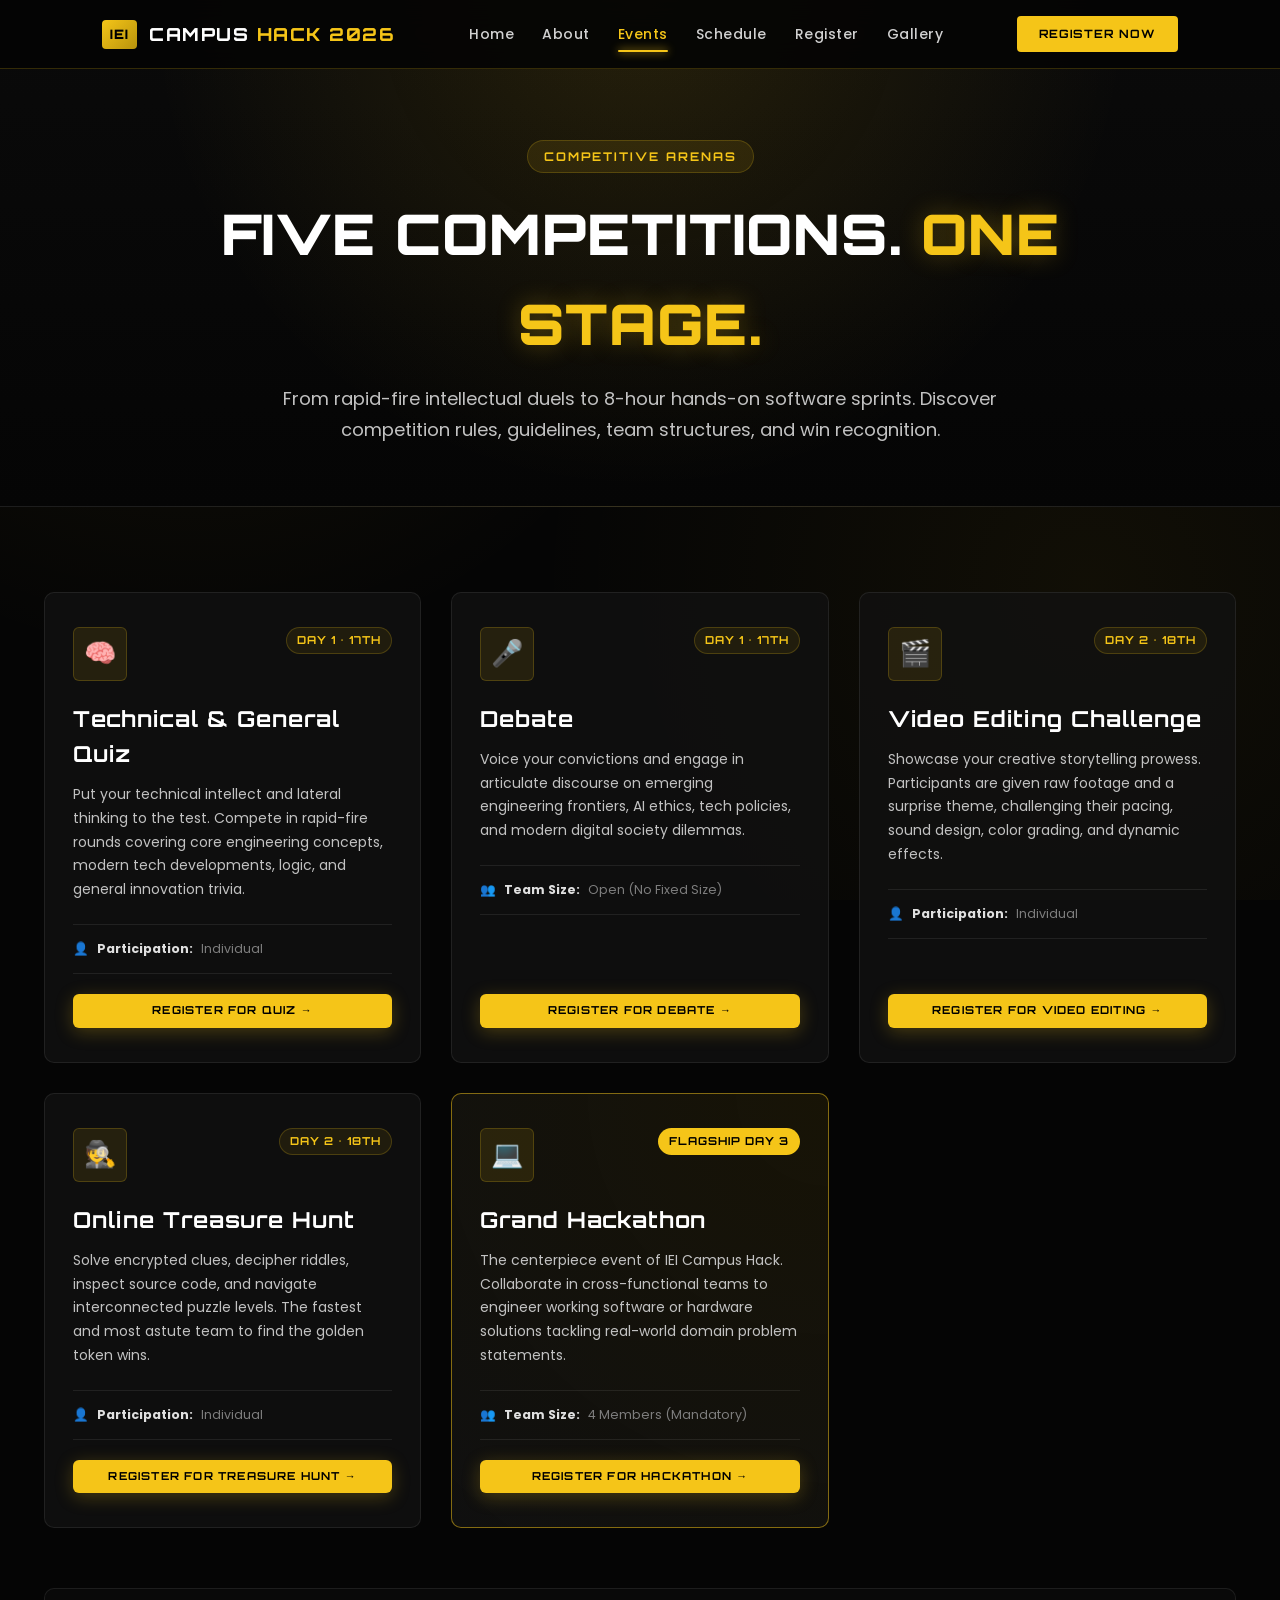
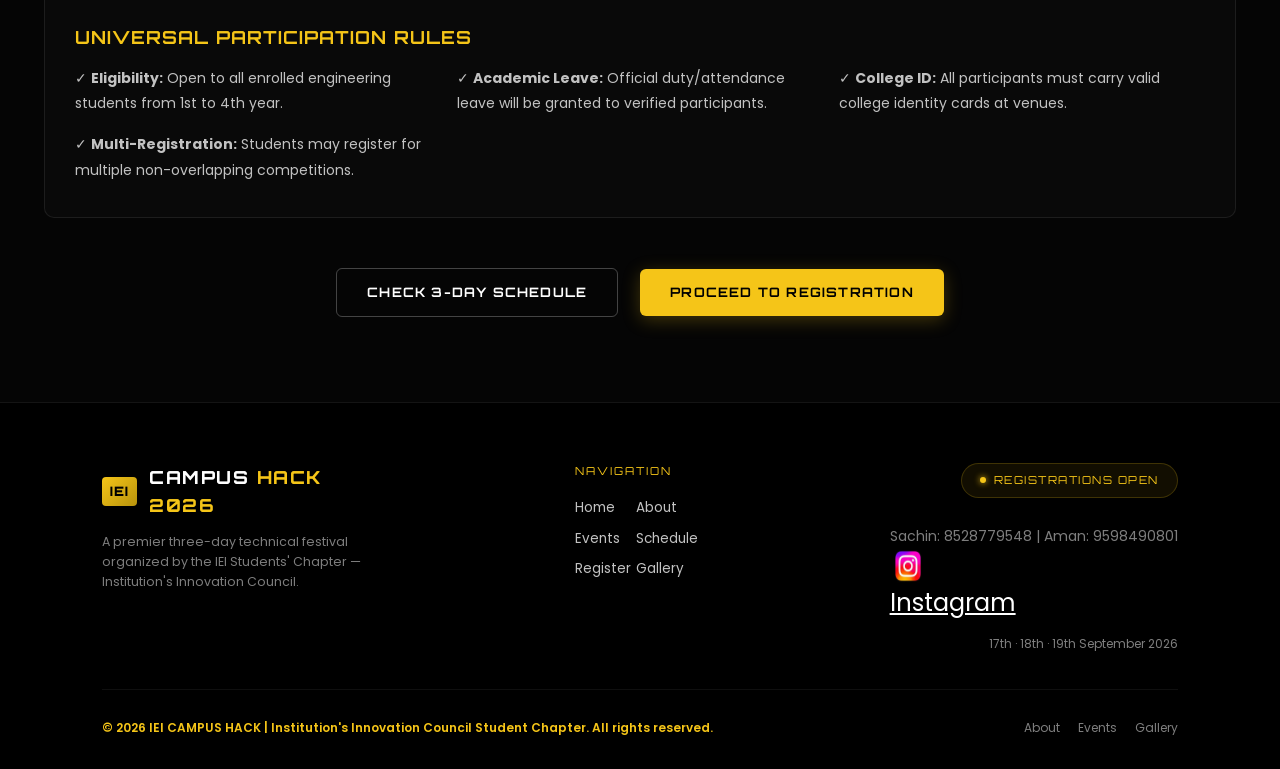
<file: events.html>
<!DOCTYPE html>
<html lang="en">
<head>
    <meta charset="UTF-8">
    <meta name="viewport" content="width=device-width, initial-scale=1.0">
    <title>Events & Competitions | IEI Campus Hack 2026</title>
    <meta name="description" content="Explore all 5 competitions of IEI Campus Hack 2026: Quiz, Debate, Video Editing, Online Treasure Hunt, and Grand Hackathon.">
    <link rel="stylesheet" href="css/style.css">
</head>
<body>

    <!-- =========================
         NAVBAR
    ========================== -->
    <nav>
        <a href="index.html" class="nav-brand">
            <span class="logo-badge">IEI</span>
            <div class="logo-text">CAMPUS <span>HACK 2026</span></div>
        </a>

        <ul class="nav-links">
            <li><a href="index.html">Home</a></li>
            <li><a href="about.html">About</a></li>
            <li><a href="events.html" class="active">Events</a></li>
            <li><a href="schedule.html">Schedule</a></li>
            <li><a href="register.html">Register</a></li>
            <li><a href="gallery.html">Gallery</a></li>
        </ul>

        <div style="display: flex; align-items: center; gap: 14px;">
            <a href="register.html" class="nav-cta">REGISTER NOW</a>
            <button class="mobile-menu-btn" aria-label="Toggle navigation menu">☰</button>
        </div>
    </nav>

    <main>
        <!-- =========================
             PAGE BANNER
        ========================== -->
        <header class="page-banner">
            <div class="section-tag">Competitive Arenas</div>
            <h1>FIVE COMPETITIONS. <span>ONE STAGE.</span></h1>
            <p>
                From rapid-fire intellectual duels to 8-hour hands-on software sprints. Discover competition rules, guidelines, team structures, and win recognition.
            </p>
        </header>

        <!-- =========================
             EVENTS SHOWCASE
        ========================== -->
        <section class="section-padding">
            <div class="container">

                <div class="events-grid">
                    
                    <!-- 1. QUIZ COMPETITION -->
                    <div class="event-card" id="quiz">
                        <div>
                            <div class="event-card-header">
                                <div class="event-icon-box">🧠</div>
                                <span class="event-day-badge">DAY 1 • 17TH</span>
                            </div>
                            <h3>Technical & General Quiz</h3>
                            <p>
                                Put your technical intellect and lateral thinking to the test. Compete in rapid-fire rounds covering core engineering concepts, modern tech developments, logic, and general innovation trivia.
                            </p>

                            <div class="event-meta">
                                <div class="event-meta-item">
                                    <span>👤</span> <strong>Participation:</strong> Individual
                                </div>
                            </div>
                        </div>

                        <div class="card-action">
                            <a href="https://forms.gle/RBXZEAYRjyEpHRcq9" target="_blank" rel="noopener" class="btn btn-primary btn-sm" style="width: 100%;">REGISTER FOR QUIZ →</a>
                        </div>
                    </div>

                    <!-- 2. DEBATE COMPETITION -->
                    <div class="event-card" id="debate">
                        <div>
                            <div class="event-card-header">
                                <div class="event-icon-box">🎤</div>
                                <span class="event-day-badge">DAY 1 • 17TH</span>
                            </div>
                            <h3>Debate</h3>
                            <p>
                                Voice your convictions and engage in articulate discourse on emerging engineering frontiers, AI ethics, tech policies, and modern digital society dilemmas.
                            </p>

                            <div class="event-meta">
                                <div class="event-meta-item">
                                    <span>👥</span> <strong>Team Size:</strong> Open (No Fixed Size)
                                </div>
                            </div>
                        </div>

                        <div class="card-action">
                            <a href="https://forms.gle/VyaRr9pA4NL1eJ5u7" target="_blank" rel="noopener" class="btn btn-primary btn-sm" style="width: 100%;">REGISTER FOR DEBATE →</a>
                        </div>
                    </div>

                    <!-- 3. VIDEO EDITING -->
                    <div class="event-card" id="video">
                        <div>
                            <div class="event-card-header">
                                <div class="event-icon-box">🎬</div>
                                <span class="event-day-badge">DAY 2 • 18TH</span>
                            </div>
                            <h3>Video Editing Challenge</h3>
                            <p>
                                Showcase your creative storytelling prowess. Participants are given raw footage and a surprise theme, challenging their pacing, sound design, color grading, and dynamic effects.
                            </p>

                            <div class="event-meta">
                                <div class="event-meta-item">
                                    <span>👤</span> <strong>Participation:</strong> Individual
                                </div>
                            </div>
                        </div>

                        <div class="card-action">
                            <a href="https://forms.gle/8LMSW2iawyYT8L226" target="_blank" rel="noopener" class="btn btn-primary btn-sm" style="width: 100%;">REGISTER FOR VIDEO EDITING →</a>
                        </div>
                    </div>

                    <!-- 4. ONLINE TREASURE HUNT -->
                    <div class="event-card" id="hunt">
                        <div>
                            <div class="event-card-header">
                                <div class="event-icon-box">🕵️</div>
                                <span class="event-day-badge">DAY 2 • 18TH</span>
                            </div>
                            <h3>Online Treasure Hunt</h3>
                            <p>
                                Solve encrypted clues, decipher riddles, inspect source code, and navigate interconnected puzzle levels. The fastest and most astute team to find the golden token wins.
                            </p>

                            <div class="event-meta">
                                <div class="event-meta-item">
                                    <span>👤</span> <strong>Participation:</strong> Individual
                                </div>
                            </div>
                        </div>

                        <div class="card-action">
                            <a href="https://forms.gle/CEcpoWH1DWtdVBFd9" target="_blank" rel="noopener" class="btn btn-primary btn-sm" style="width: 100%;">REGISTER FOR TREASURE HUNT →</a>
                        </div>
                    </div>

                    <!-- 5. GRAND HACKATHON -->
                    <div class="event-card" id="hackathon" style="border-color: rgba(245, 197, 24, 0.5); background: radial-gradient(circle at top right, rgba(245, 197, 24, 0.08) 0%, rgba(18, 18, 18, 0.85) 100%);">
                        <div>
                            <div class="event-card-header">
                                <div class="event-icon-box">💻</div>
                                <span class="event-day-badge" style="background: var(--gold); color: #000;">FLAGSHIP DAY 3</span>
                            </div>
                            <h3>Grand Hackathon</h3>
                            <p>
                                The centerpiece event of IEI Campus Hack. Collaborate in cross-functional teams to engineer working software or hardware solutions tackling real-world domain problem statements.
                            </p>

                            <div class="event-meta">
                                <div class="event-meta-item">
                                    <span>👥</span> <strong>Team Size:</strong> 4 Members (Mandatory)
                                </div>
                            </div>
                        </div>

                        <div class="card-action">
                            <a href="https://forms.gle/qaL6X2f3puo45viSA" target="_blank" rel="noopener" class="btn btn-primary btn-sm" style="width: 100%;">REGISTER FOR HACKATHON →</a>
                        </div>
                    </div>

                </div>

                <!-- RULES & GUIDELINES BANNER -->
                <div style="margin-top: 60px; background: rgba(255, 255, 255, 0.02); border: 1px solid var(--border-card); border-radius: var(--radius-md); padding: 34px 30px;">
                    <h3 style="color: var(--gold); font-size: 18px; margin-bottom: 14px;">UNIVERSAL PARTICIPATION RULES</h3>
                    <ul style="color: var(--text-secondary); font-size: 14px; line-height: 1.8; display: grid; grid-template-columns: repeat(auto-fit, minmax(280px, 1fr)); gap: 16px;">
                        <li>✓ <strong>Eligibility:</strong> Open to all enrolled engineering students from 1st to 4th year.</li>
                        <li>✓ <strong>Academic Leave:</strong> Official duty/attendance leave will be granted to verified participants.</li>
                        <li>✓ <strong>College ID:</strong> All participants must carry valid college identity cards at venues.</li>
                        <li>✓ <strong>Multi-Registration:</strong> Students may register for multiple non-overlapping competitions.</li>
                    </ul>
                </div>

                <div style="text-align: center; margin-top: 50px;">
                    <a href="schedule.html" class="btn btn-secondary">CHECK 3-DAY SCHEDULE</a>
                    <span style="display: inline-block; width: 14px;"></span>
                    <a href="register.html" class="btn btn-primary">PROCEED TO REGISTRATION</a>
                </div>

            </div>
        </section>
    </main>

    <!-- =========================
         FOOTER
    ========================== -->
    <footer>
        <div class="footer-content">
            <div class="footer-brand-col">
                <a href="index.html" class="nav-brand">
                    <span class="logo-badge">IEI</span>
                    <div class="logo-text">CAMPUS <span>HACK 2026</span></div>
                </a>
                <p class="footer-brand-tagline">
                    A premier three-day technical festival organized by the IEI Students' Chapter &mdash; Institution's Innovation Council.
                </p>
            </div>
            <div class="footer-nav-col">
                <div class="footer-nav-label">Navigation</div>
                <ul class="footer-links" style="display: grid; grid-template-columns: repeat(2, auto); gap: 5px; list-style:none; padding:0;">
                    <li><a href="index.html">Home</a></li>
                    <li><a href="about.html">About</a></li>
                    <li><a href="events.html">Events</a></li>
                    <li><a href="schedule.html">Schedule</a></li>
                    <li><a href="register.html">Register</a></li>
                    <li><a href="gallery.html">Gallery</a></li>
                </ul>
            </div>
            <div class="footer-badge-col">
                <div class="footer-event-badge">
                    <span class="dot"></span>
                    Registrations Open
                </div>
                <div class="footer-contacts" style="margin-top: 15px; font-size: 14px;">
                    <p>Sachin: 8528779548 | Aman: 9598490801</p>
                    <p><a href="https://www.instagram.com/reck_iei_student_chapter?stkn=MWd0dHAzdjY2enI2cw==" target="_blank" style="color: #fff; text-decoration: underline; font-size: 24px;"><img src="iei/download.jpeg" alt="Instagram" style="width:36px;height:36px;vertical-align:middle;border-radius:8px;"> Instagram</a></p>
                </div>
                <div class="footer-dates">17th &middot; 18th &middot; 19th September 2026</div>
            </div>
        </div>
        <div class="footer-bottom">
            <span>&copy; 2026 <span>IEI CAMPUS HACK</span> | Institution's Innovation Council Student Chapter. All rights reserved.</span>
            <div class="footer-bottom-right">
                <a href="about.html">About</a>
                <a href="events.html">Events</a>
                <a href="gallery.html">Gallery</a>
            </div>
        </div>
    </footer>

    <script src="js/main.js"></script>
</body>
</html>
</file>
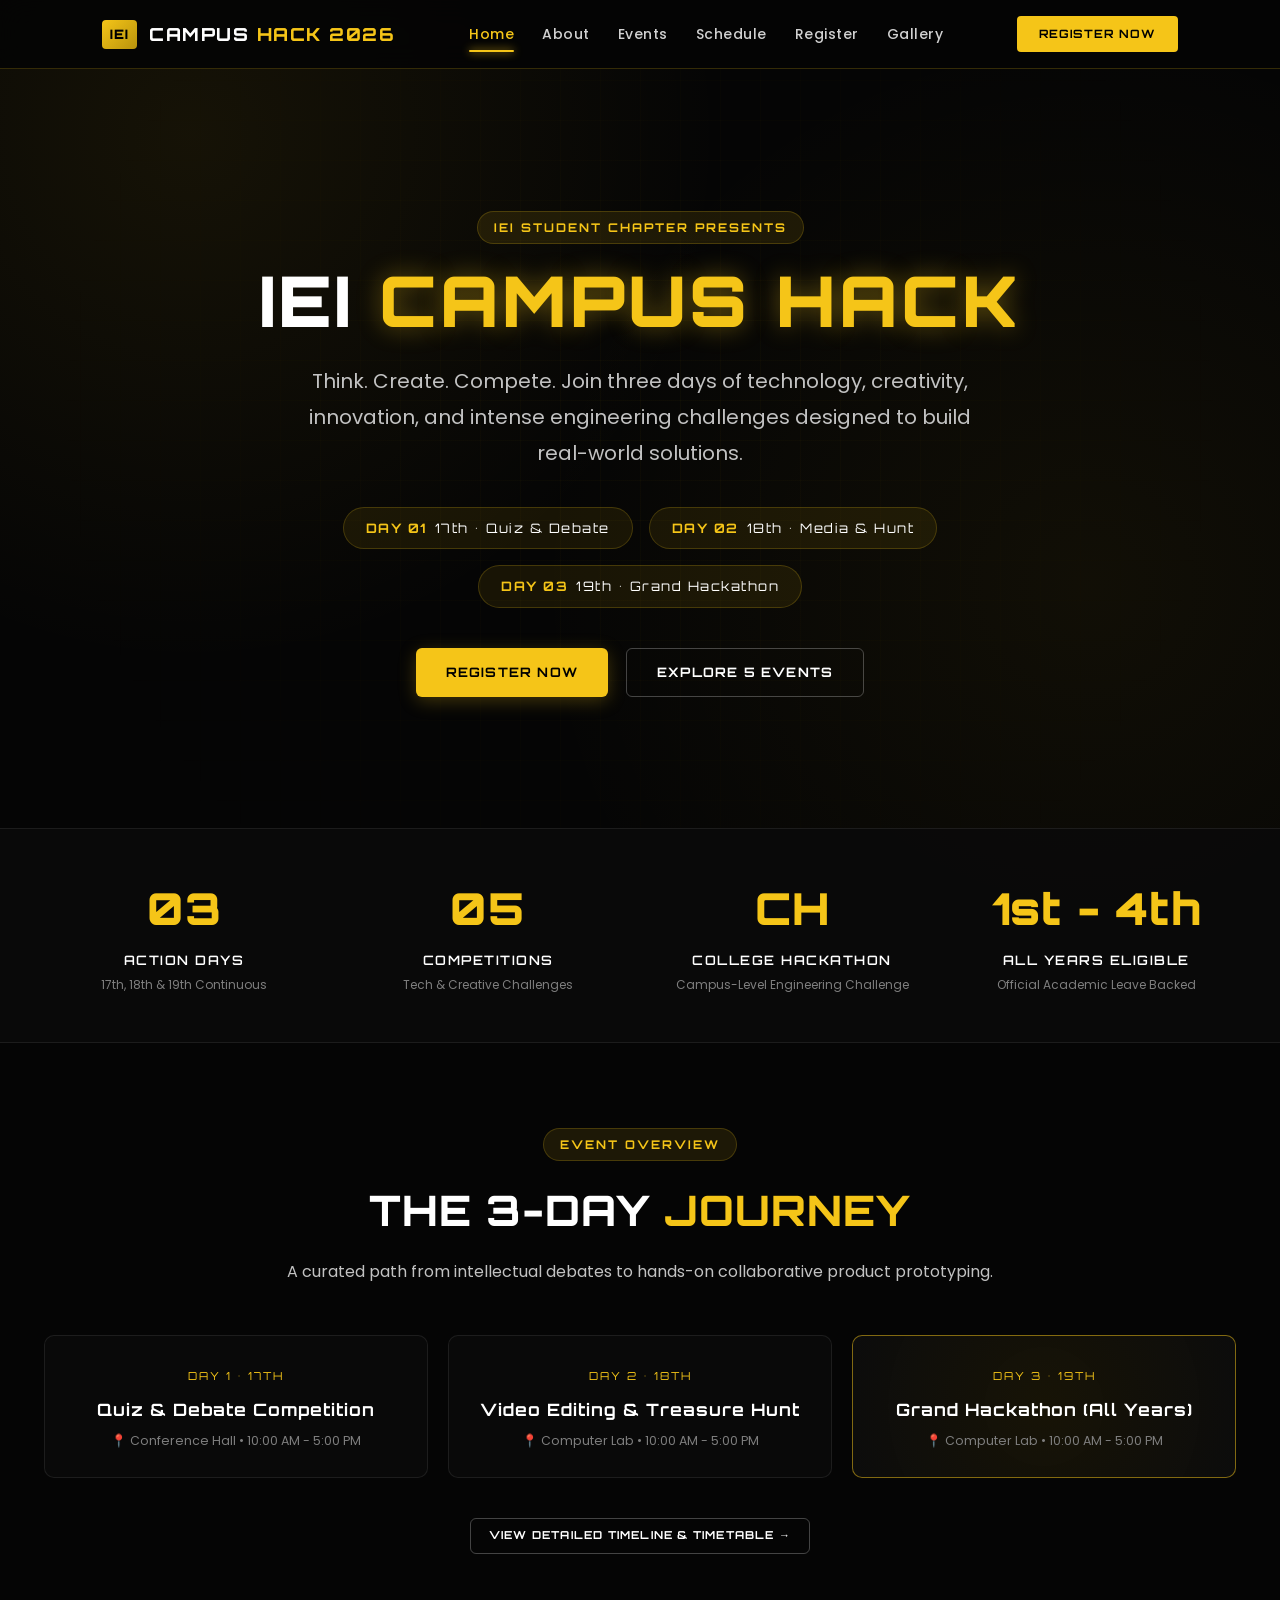
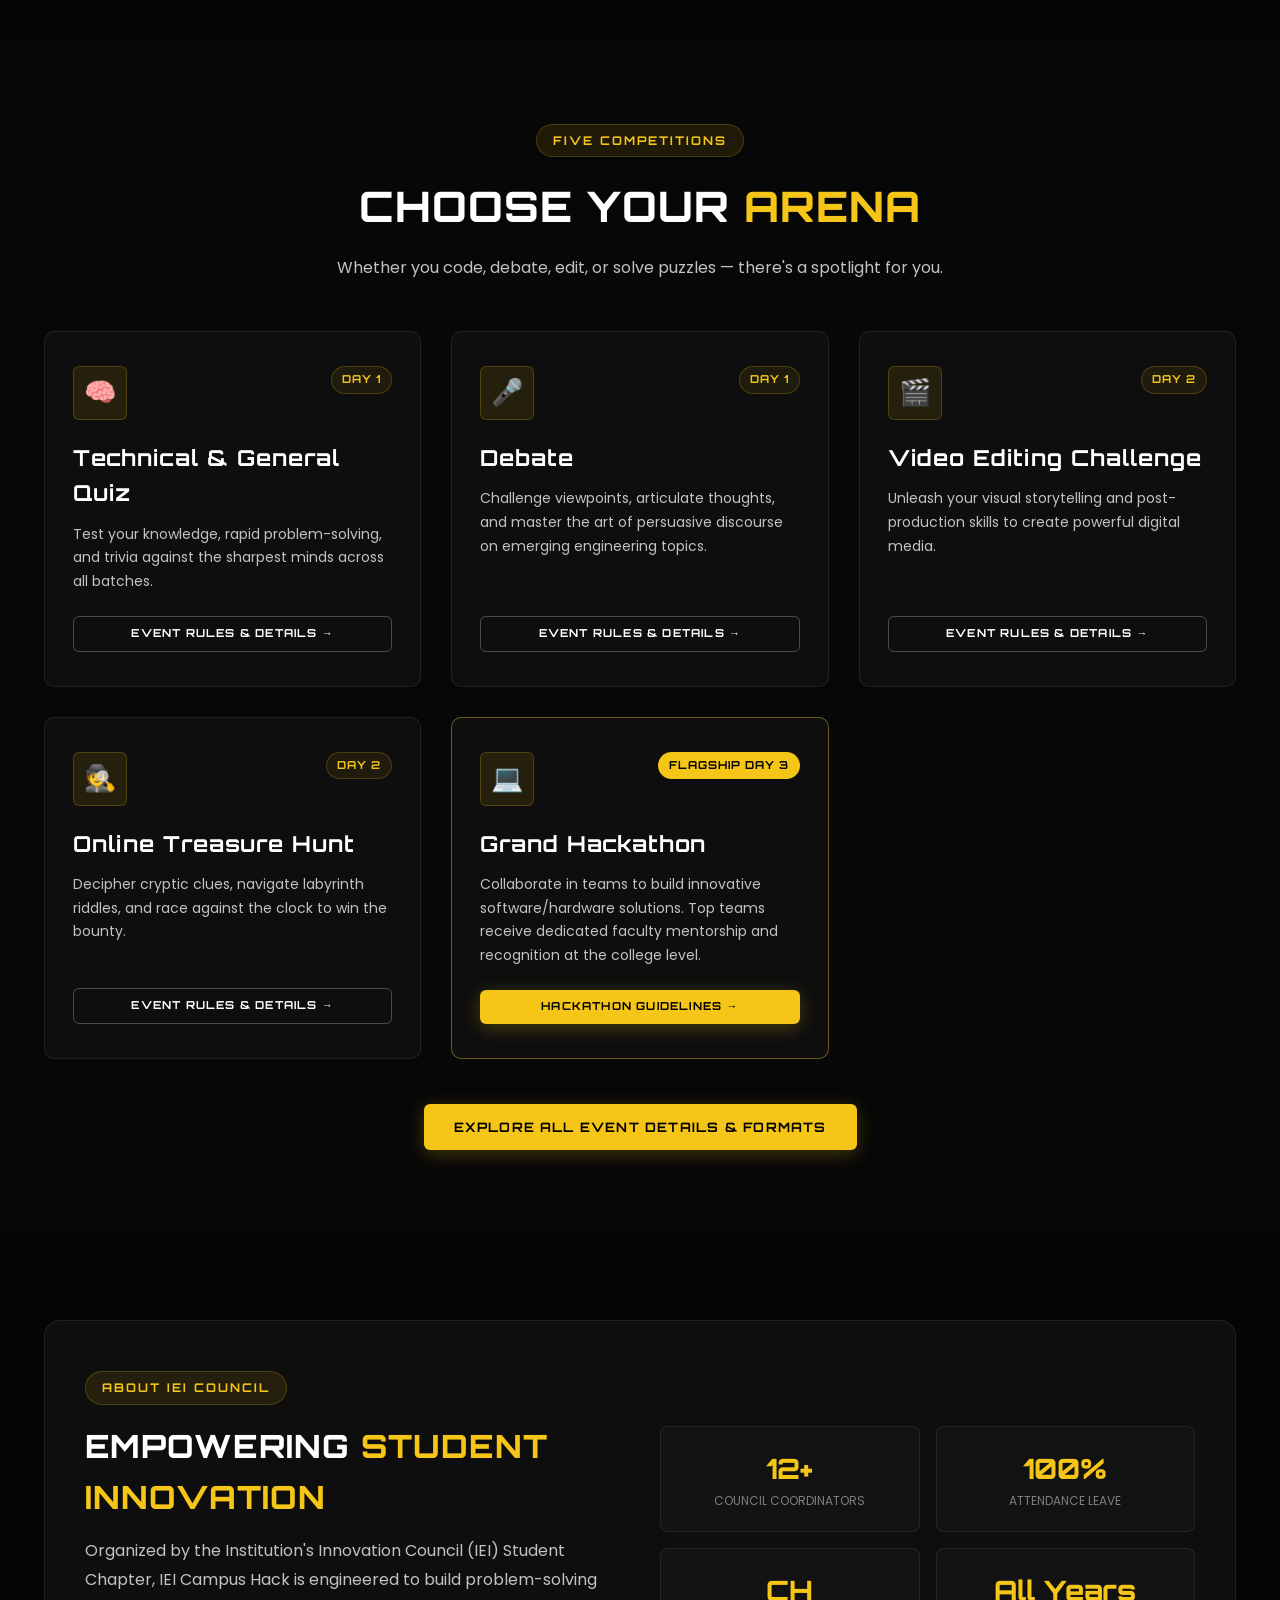
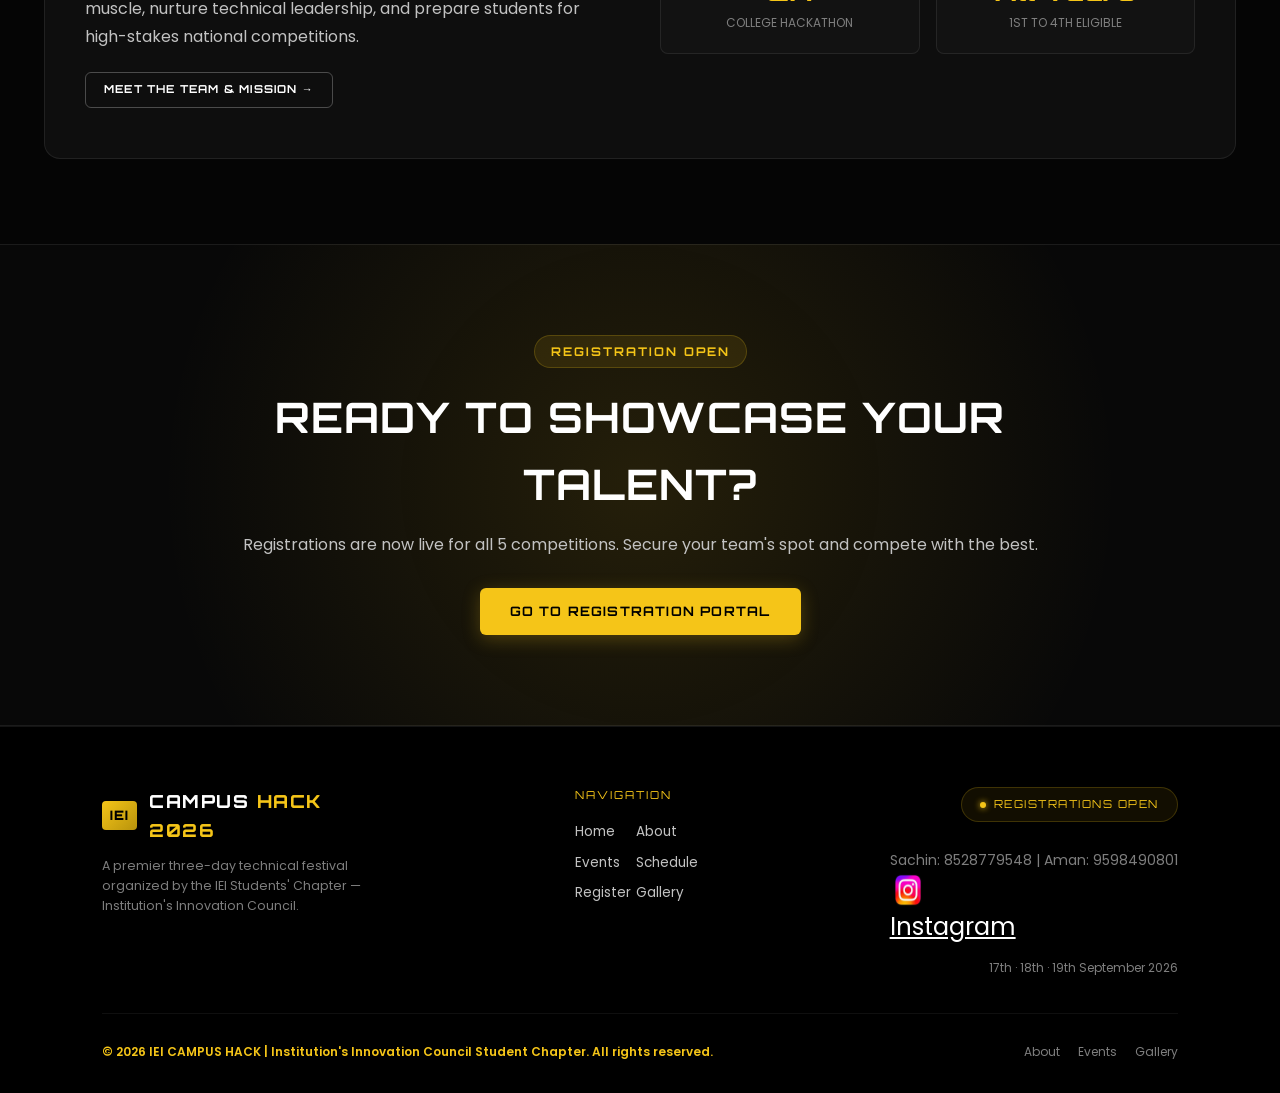
<file: landing_page.html>
<!DOCTYPE html>
<html lang="en">
<head>
    <meta charset="UTF-8">
    <meta http-equiv="refresh" content="0; url=index.html">
    <title>IEI Campus Hack 2026</title>
    <script>
        window.location.replace("index.html");
    </script>
</head>
<body>
    <p>Redirecting to <a href="index.html">IEI Campus Hack 2026</a>...</p>
</body>
</html>
</file>
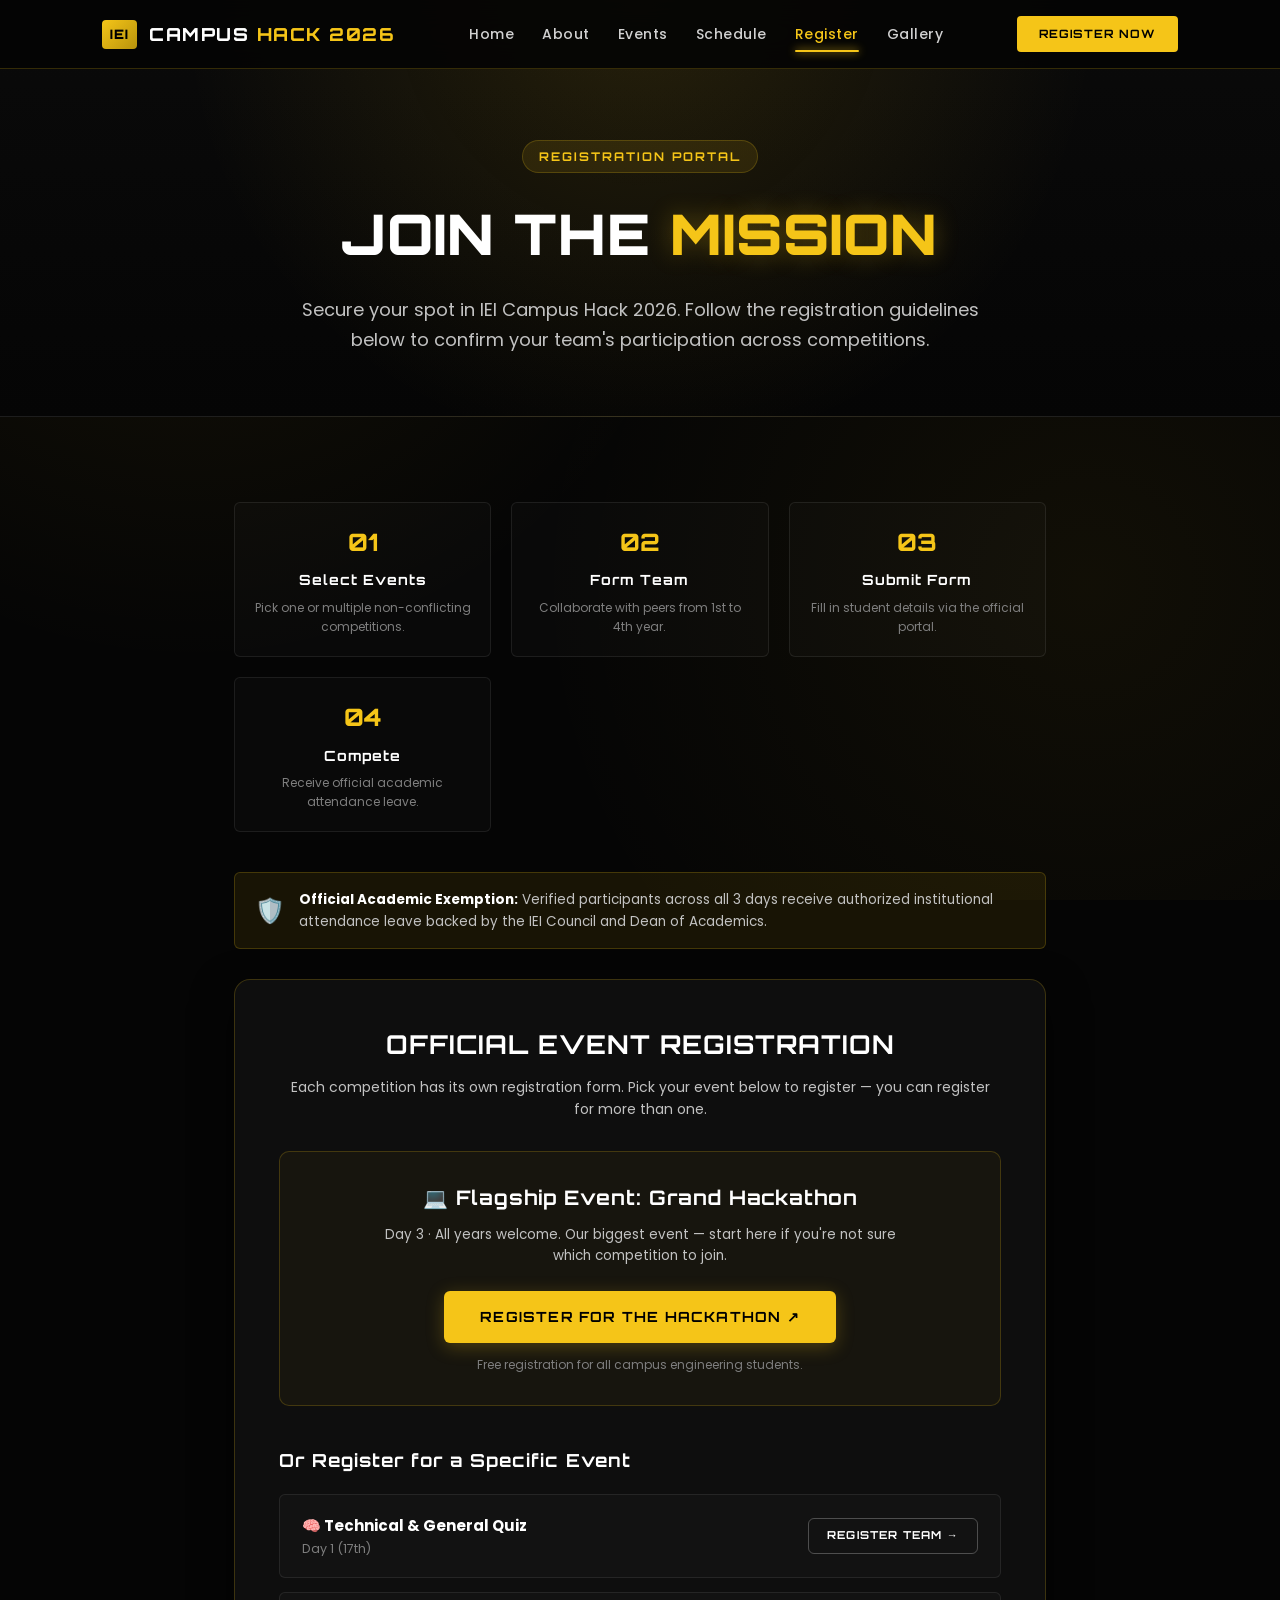
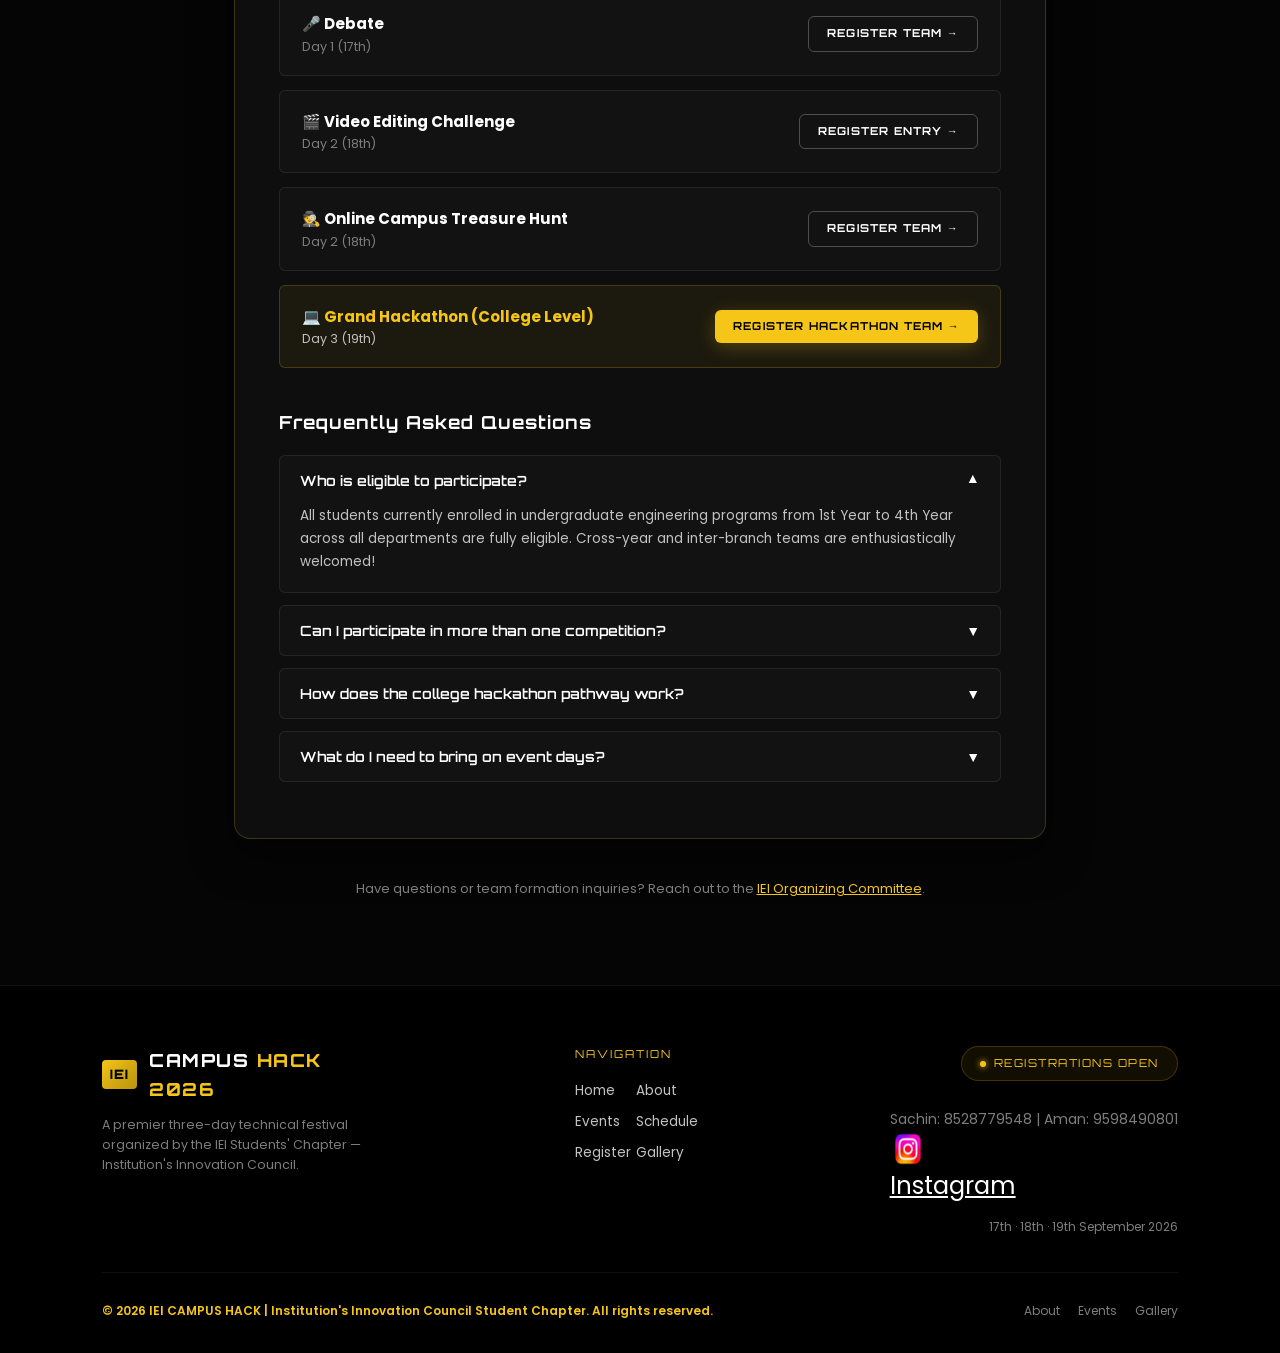
<file: register.html>
<!DOCTYPE html>
<html lang="en">
<head>
    <meta charset="UTF-8">
    <meta name="viewport" content="width=device-width, initial-scale=1.0">
    <title>Registration Portal | IEI Campus Hack 2026</title>
    <meta name="description" content="Register now for IEI Campus Hack 2026. Choose from Quiz, Debate, Video Editing, Treasure Hunt, and Grand Hackathon.">
    <link rel="stylesheet" href="css/style.css">
</head>
<body>

    <!-- =========================
         NAVBAR
    ========================== -->
    <nav>
        <a href="index.html" class="nav-brand">
            <span class="logo-badge">IEI</span>
            <div class="logo-text">CAMPUS <span>HACK 2026</span></div>
        </a>

        <ul class="nav-links">
            <li><a href="index.html">Home</a></li>
            <li><a href="about.html">About</a></li>
            <li><a href="events.html">Events</a></li>
            <li><a href="schedule.html">Schedule</a></li>
            <li><a href="register.html" class="active">Register</a></li>
            <li><a href="gallery.html">Gallery</a></li>
        </ul>

        <div style="display: flex; align-items: center; gap: 14px;">
            <a href="register.html" class="nav-cta">REGISTER NOW</a>
            <button class="mobile-menu-btn" aria-label="Toggle navigation menu" aria-expanded="false">☰</button>
        </div>
    </nav>

    <main>
        <!-- =========================
             PAGE BANNER
        ========================== -->
        <header class="page-banner">
            <div class="section-tag">Registration Portal</div>
            <h1>JOIN THE <span>MISSION</span></h1>
            <p>
                Secure your spot in IEI Campus Hack 2026. Follow the registration guidelines below to confirm your team's participation across competitions.
            </p>
        </header>

        <!-- =========================
             REGISTRATION CONTENT
        ========================== -->
        <section class="section-padding">
            <div class="container registration-container">

                <!-- 4-STEP PROGRESSION -->
                <div class="reg-steps">
                    <div class="step-box">
                        <div class="step-num">01</div>
                        <h4>Select Events</h4>
                        <p>Pick one or multiple non-conflicting competitions.</p>
                    </div>
                    <div class="step-box">
                        <div class="step-num">02</div>
                        <h4>Form Team</h4>
                        <p>Collaborate with peers from 1st to 4th year.</p>
                    </div>
                    <div class="step-box">
                        <div class="step-num">03</div>
                        <h4>Submit Form</h4>
                        <p>Fill in student details via the official portal.</p>
                    </div>
                    <div class="step-box">
                        <div class="step-num">04</div>
                        <h4>Compete</h4>
                        <p>Receive official academic attendance leave.</p>
                    </div>
                </div>

                <!-- OFFICIAL NOTICE -->
                <div class="info-alert">
                    <div class="info-alert-icon">🛡️</div>
                    <div class="info-alert-text">
                        <strong>Official Academic Exemption:</strong> Verified participants across all 3 days receive authorized institutional attendance leave backed by the IEI Council and Dean of Academics.
                    </div>
                </div>

                <!-- REGISTRATION ACTION CARD -->
                <div class="reg-card">
                    <div style="text-align: center; margin-bottom: 30px;">
                        <h2 style="font-size: 26px; margin-bottom: 10px;">OFFICIAL <span>EVENT REGISTRATION</span></h2>
                        <p style="color: var(--text-secondary); font-size: 14px;">
                            Each competition has its own registration form. Pick your event below to register — you can register for more than one.
                        </p>
                    </div>

                    <!-- FLAGSHIP EVENT CTA -->
                    <div style="background: rgba(245, 197, 24, 0.04); border: 1px solid var(--border-subtle); border-radius: var(--radius-md); padding: 30px 24px; text-align: center; margin-bottom: 40px;">
                        <h3 style="font-size: 20px; color: #fff; margin-bottom: 10px;">💻 Flagship Event: Grand Hackathon</h3>
                        <p style="color: var(--text-secondary); font-size: 13.5px; max-width: 540px; margin: 0 auto 24px;">
                            Day 3 · All years welcome. Our biggest event — start here if you're not sure which competition to join.
                        </p>
                        <a href="https://forms.gle/qaL6X2f3puo45viSA" data-event="hackathon" target="_blank" rel="noopener noreferrer" class="btn btn-primary" style="font-size: 14px; padding: 15px 36px;">
                            REGISTER FOR THE HACKATHON ↗
                        </a>
                        <div style="margin-top: 12px; font-size: 12px; color: var(--text-muted);">
                            Free registration for all campus engineering students.
                        </div>
                    </div>

                    <!-- EVENT SELECTION QUICK LINKS -->
                    <h3 style="font-size: 18px; margin-bottom: 20px; color: #fff;">Or Register for a Specific Event</h3>
                    
                    <div style="display: flex; flex-direction: column; gap: 14px; margin-bottom: 40px;">
                        <!-- Quiz -->
                        <div id="card-quiz" style="background: rgba(255, 255, 255, 0.02); border: 1px solid var(--border-card); border-radius: var(--radius-sm); padding: 18px 22px; display: flex; justify-content: space-between; align-items: center; flex-wrap: wrap; gap: 14px; transition: var(--transition);">
                            <div>
                                <strong style="color: #fff; font-size: 15px;">🧠 Technical & General Quiz</strong>
                                <div style="font-size: 12.5px; color: var(--text-muted);">Day 1 (17th)</div>
                            </div>
                            <a href="https://forms.gle/RBXZEAYRjyEpHRcq9" data-event="aptitude" target="_blank" rel="noopener noreferrer" class="btn btn-secondary btn-sm">Register Team →</a>
                        </div>

                        <!-- Debate -->
                        <div id="card-debate" style="background: rgba(255, 255, 255, 0.02); border: 1px solid var(--border-card); border-radius: var(--radius-sm); padding: 18px 22px; display: flex; justify-content: space-between; align-items: center; flex-wrap: wrap; gap: 14px; transition: var(--transition);">
                            <div>
                                <strong style="color: #fff; font-size: 15px;">🎤 Debate</strong>
                                <div style="font-size: 12.5px; color: var(--text-muted);">Day 1 (17th)</div>
                            </div>
                            <a href="https://forms.gle/VyaRr9pA4NL1eJ5u7" data-event="debate" target="_blank" rel="noopener noreferrer" class="btn btn-secondary btn-sm">Register Team →</a>
                        </div>

                        <!-- Video Editing -->
                        <div id="card-video" style="background: rgba(255, 255, 255, 0.02); border: 1px solid var(--border-card); border-radius: var(--radius-sm); padding: 18px 22px; display: flex; justify-content: space-between; align-items: center; flex-wrap: wrap; gap: 14px; transition: var(--transition);">
                            <div>
                                <strong style="color: #fff; font-size: 15px;">🎬 Video Editing Challenge</strong>
                                <div style="font-size: 12.5px; color: var(--text-muted);">Day 2 (18th)</div>
                            </div>
                            <a href="https://forms.gle/8LMSW2iawyYT8L226" data-event="video" target="_blank" rel="noopener noreferrer" class="btn btn-secondary btn-sm">Register Entry →</a>
                        </div>

                        <!-- Treasure Hunt -->
                        <div id="card-hunt" style="background: rgba(255, 255, 255, 0.02); border: 1px solid var(--border-card); border-radius: var(--radius-sm); padding: 18px 22px; display: flex; justify-content: space-between; align-items: center; flex-wrap: wrap; gap: 14px; transition: var(--transition);">
                            <div>
                                <strong style="color: #fff; font-size: 15px;">🕵️ Online Campus Treasure Hunt</strong>
                                <div style="font-size: 12.5px; color: var(--text-muted);">Day 2 (18th)</div>
                            </div>
                            <a href="https://forms.gle/CEcpoWH1DWtdVBFd9" data-event="hunt" target="_blank" rel="noopener noreferrer" class="btn btn-secondary btn-sm">Register Team →</a>
                        </div>

                        <!-- Grand Hackathon -->
                        <div id="card-hackathon" style="background: rgba(245, 197, 24, 0.06); border: 1px solid var(--border-subtle); border-radius: var(--radius-sm); padding: 18px 22px; display: flex; justify-content: space-between; align-items: center; flex-wrap: wrap; gap: 14px; transition: var(--transition);">
                            <div>
                                <strong style="color: var(--gold); font-size: 15px;">💻 Grand Hackathon (College Level)</strong>
                                <div style="font-size: 12.5px; color: var(--text-secondary);">Day 3 (19th)</div>
                            </div>
                            <a href="https://forms.gle/qaL6X2f3puo45viSA" data-event="hackathon" target="_blank" rel="noopener noreferrer" class="btn btn-primary btn-sm">Register Hackathon Team →</a>
                        </div>
                    </div>

                    <!-- FAQS SECTION -->
                    <h3 style="font-size: 18px; margin-bottom: 18px; color: #fff;">Frequently Asked Questions</h3>

                    <div class="accordion-item active">
                        <button class="accordion-header">
                            <span>Who is eligible to participate?</span>
                            <span class="accordion-icon">▼</span>
                        </button>
                        <div class="accordion-content">
                            All students currently enrolled in undergraduate engineering programs from 1st Year to 4th Year across all departments are fully eligible. Cross-year and inter-branch teams are enthusiastically welcomed!
                        </div>
                    </div>

                    <div class="accordion-item">
                        <button class="accordion-header">
                            <span>Can I participate in more than one competition?</span>
                            <span class="accordion-icon">▼</span>
                        </button>
                        <div class="accordion-content">
                            Yes! You may participate in multiple competitions as long as they do not occur at the exact same time slot. For example, you can take part in the Day 1 Quiz and the Day 3 Hackathon.
                        </div>
                    </div>

                    <div class="accordion-item">
                        <button class="accordion-header">
                            <span>How does the college hackathon pathway work?</span>
                            <span class="accordion-icon">▼</span>
                        </button>
                        <div class="accordion-content">
                            Top-performing teams in the Day 3 Grand Hackathon will be selected by the IEI evaluation committee for exclusive college-level mentoring, problem statement refinement, and recognition as the institution's top engineering teams.
                        </div>
                    </div>

                    <div class="accordion-item">
                        <button class="accordion-header">
                            <span>What do I need to bring on event days?</span>
                            <span class="accordion-icon">▼</span>
                        </button>
                        <div class="accordion-content">
                            Your official College Identity Card is mandatory. For the Video Editing and Hackathon events, teams are advised to bring personal laptops and chargers with required development environments pre-installed.
                        </div>
                    </div>

                </div>

                <!-- HELP CONTACT -->
                <div style="text-align: center; margin-top: 40px; color: var(--text-muted); font-size: 13px;">
                    Have questions or team formation inquiries? Reach out to the <a href="about.html" style="color: var(--gold); text-decoration: underline;">IEI Organizing Committee</a>.
                </div>

            </div>
        </section>
    </main>

    <!-- =========================
         FOOTER
    ========================== -->
    <footer>
        <div class="footer-content">
            <div class="footer-brand-col">
                <a href="index.html" class="nav-brand">
                    <span class="logo-badge">IEI</span>
                    <div class="logo-text">CAMPUS <span>HACK 2026</span></div>
                </a>
                <p class="footer-brand-tagline">
                    A premier three-day technical festival organized by the IEI Students' Chapter &mdash; Institution's Innovation Council.
                </p>
            </div>
            <div class="footer-nav-col">
                <div class="footer-nav-label">Navigation</div>
                <ul class="footer-links" style="display: grid; grid-template-columns: repeat(2, auto); gap: 5px; list-style:none; padding:0;">
                    <li><a href="index.html">Home</a></li>
                    <li><a href="about.html">About</a></li>
                    <li><a href="events.html">Events</a></li>
                    <li><a href="schedule.html">Schedule</a></li>
                    <li><a href="register.html">Register</a></li>
                    <li><a href="gallery.html">Gallery</a></li>
                </ul>
            </div>
            <div class="footer-badge-col">
                <div class="footer-event-badge">
                    <span class="dot"></span>
                    Registrations Open
                </div>
                <div class="footer-contacts" style="margin-top: 15px; font-size: 14px;">
                    <p>Sachin: 8528779548 | Aman: 9598490801</p>
                    <p><a href="https://www.instagram.com/reck_iei_student_chapter?stkn=MWd0dHAzdjY2enI2cw==" target="_blank" style="color: #fff; text-decoration: underline; font-size: 24px;"><img src="iei/download.jpeg" alt="Instagram" style="width:36px;height:36px;vertical-align:middle;border-radius:8px;"> Instagram</a></p>
                </div>
                <div class="footer-dates">17th &middot; 18th &middot; 19th September 2026</div>
            </div>
        </div>
        <div class="footer-bottom">
            <span>&copy; 2026 <span>IEI CAMPUS HACK</span> | Institution's Innovation Council Student Chapter. All rights reserved.</span>
            <div class="footer-bottom-right">
                <a href="about.html">About</a>
                <a href="events.html">Events</a>
                <a href="gallery.html">Gallery</a>
            </div>
        </div>
    </footer>

    <script src="js/main.js"></script>
</body>
</html>
</file>
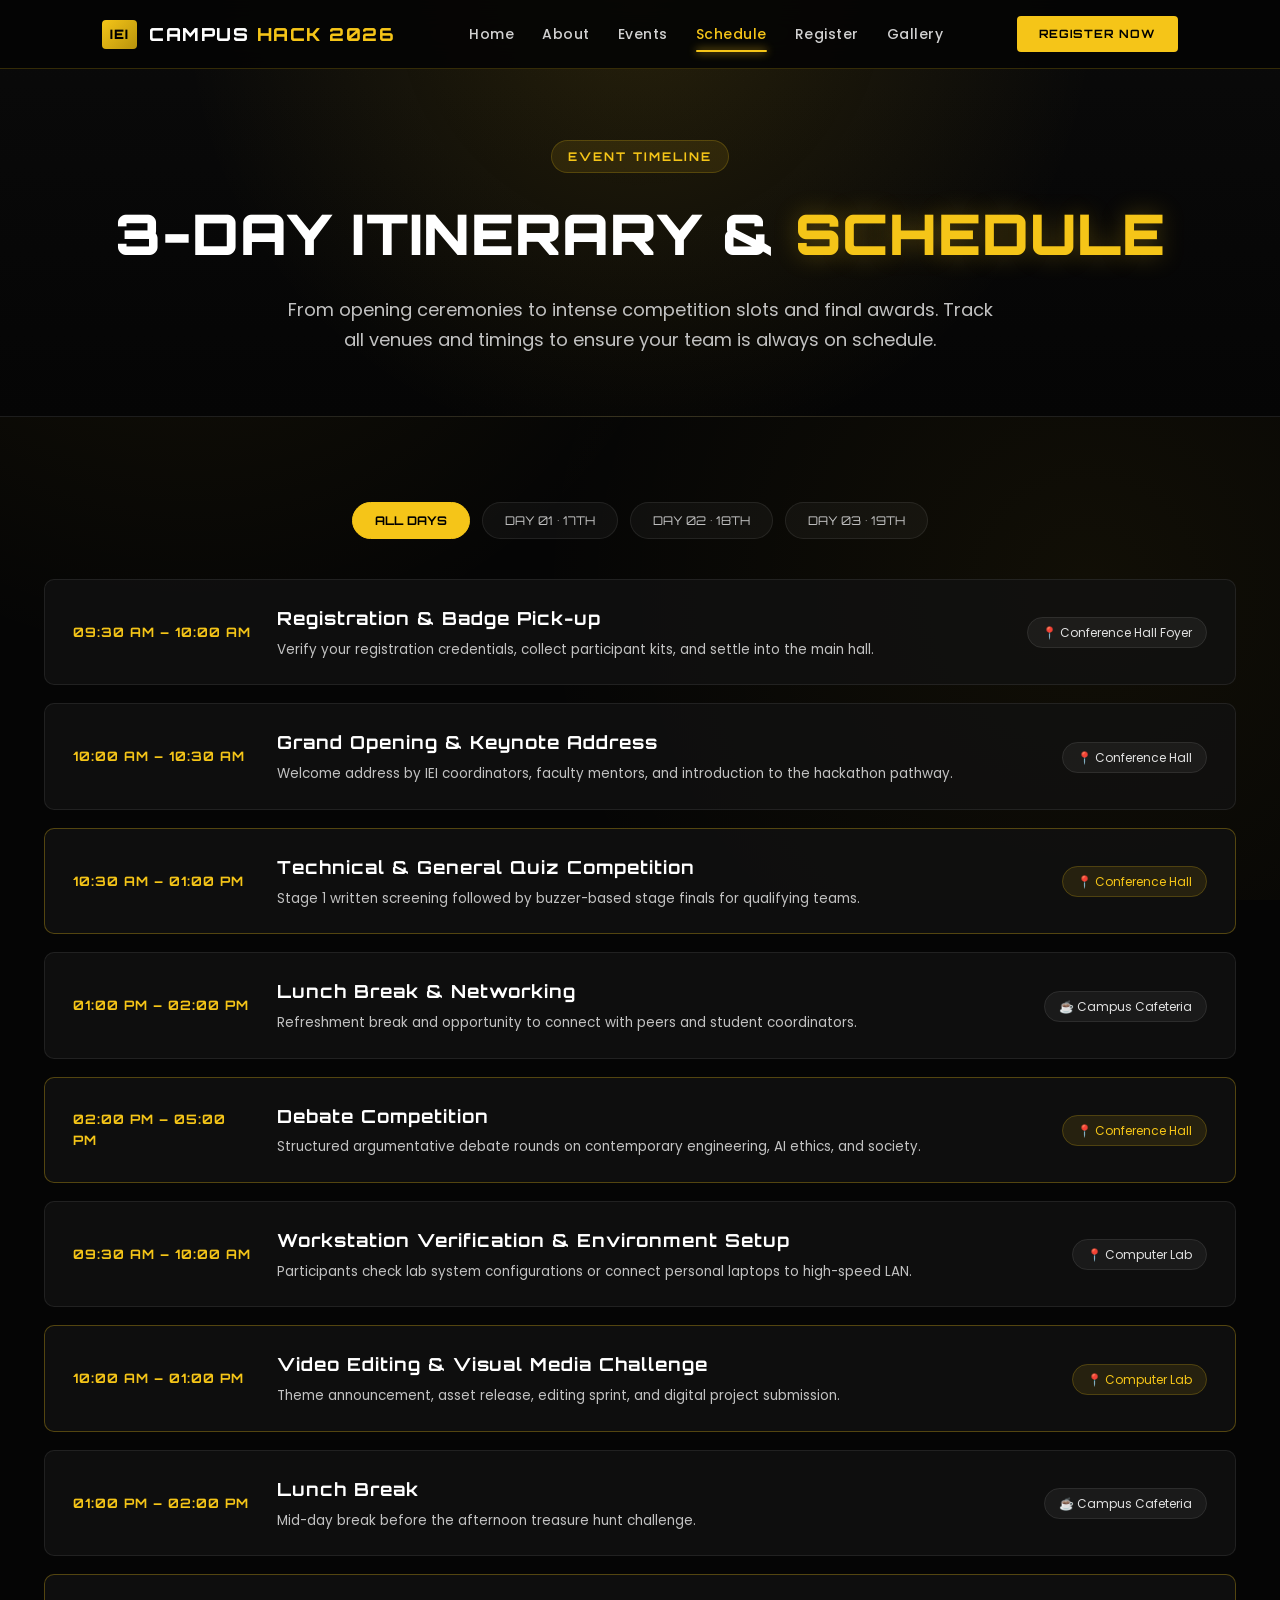
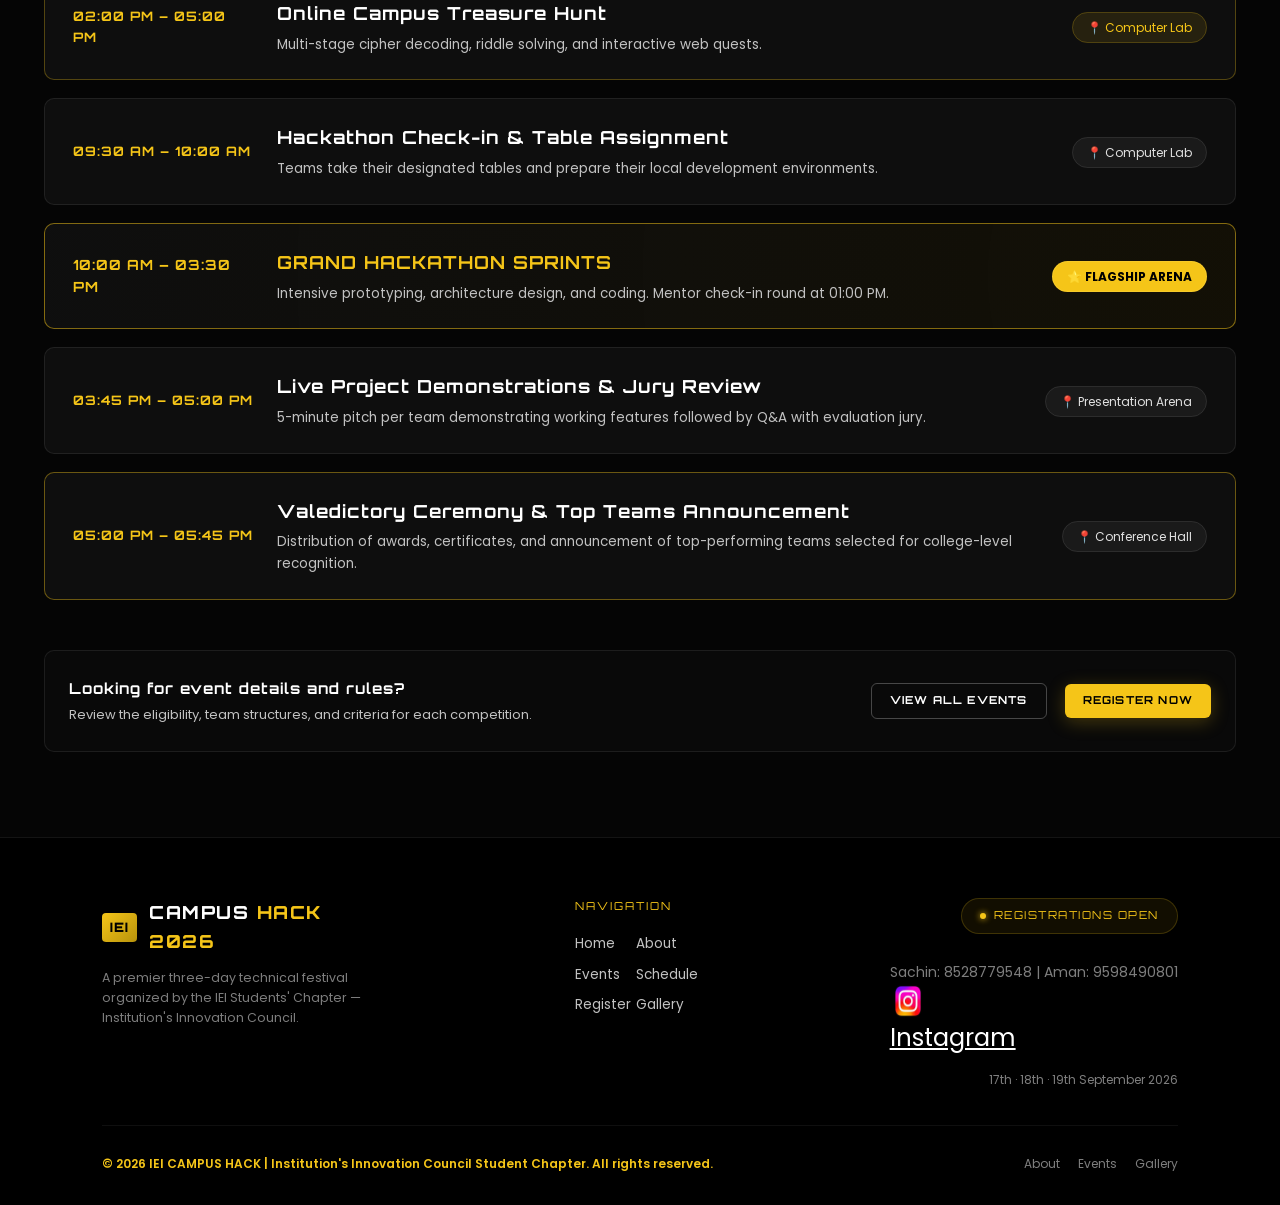
<file: schedule.html>
<!DOCTYPE html>
<html lang="en">
<head>
    <meta charset="UTF-8">
    <meta name="viewport" content="width=device-width, initial-scale=1.0">
    <title>Event Schedule & Timeline | IEI Campus Hack 2026</title>
    <meta name="description" content="Official schedule and itinerary for IEI Campus Hack 2026 across Day 1, Day 2, and Day 3.">
    <link rel="stylesheet" href="css/style.css">
</head>
<body>

    <!-- =========================
         NAVBAR
    ========================== -->
    <nav>
        <a href="index.html" class="nav-brand">
            <span class="logo-badge">IEI</span>
            <div class="logo-text">CAMPUS <span>HACK 2026</span></div>
        </a>

        <ul class="nav-links">
            <li><a href="index.html">Home</a></li>
            <li><a href="about.html">About</a></li>
            <li><a href="events.html">Events</a></li>
            <li><a href="schedule.html" class="active">Schedule</a></li>
            <li><a href="register.html">Register</a></li>
            <li><a href="gallery.html">Gallery</a></li>
        </ul>

        <div style="display: flex; align-items: center; gap: 14px;">
            <a href="register.html" class="nav-cta">REGISTER NOW</a>
            <button class="mobile-menu-btn" aria-label="Toggle navigation menu">☰</button>
        </div>
    </nav>

    <main>
        <!-- =========================
             PAGE BANNER
        ========================== -->
        <header class="page-banner">
            <div class="section-tag">Event Timeline</div>
            <h1>3-DAY ITINERARY & <span>SCHEDULE</span></h1>
            <p>
                From opening ceremonies to intense competition slots and final awards. Track all venues and timings to ensure your team is always on schedule.
            </p>
        </header>

        <!-- =========================
             SCHEDULE SECTION
        ========================== -->
        <section class="section-padding">
            <div class="container">

                <!-- Interactive Day Filter Tabs -->
                <div class="timeline-tabs">
                    <button class="timeline-tab-btn active" data-day="all">ALL DAYS</button>
                    <button class="timeline-tab-btn" data-day="day1">DAY 01 • 17TH</button>
                    <button class="timeline-tab-btn" data-day="day2">DAY 02 • 18TH</button>
                    <button class="timeline-tab-btn" data-day="day3">DAY 03 • 19TH</button>
                </div>

                <!-- Schedule Rows -->
                <div class="schedule-list">

                    <!-- DAY 1: Morning Check-in -->
                    <div class="schedule-row" data-day="day1">
                        <div class="schedule-time">09:30 AM – 10:00 AM</div>
                        <div class="schedule-info">
                            <h4>Registration & Badge Pick-up</h4>
                            <p>Verify your registration credentials, collect participant kits, and settle into the main hall.</p>
                        </div>
                        <div>
                            <span class="schedule-venue-badge">📍 Conference Hall Foyer</span>
                        </div>
                    </div>

                    <!-- DAY 1: Inauguration -->
                    <div class="schedule-row" data-day="day1">
                        <div class="schedule-time">10:00 AM – 10:30 AM</div>
                        <div class="schedule-info">
                            <h4>Grand Opening & Keynote Address</h4>
                            <p>Welcome address by IEI coordinators, faculty mentors, and introduction to the hackathon pathway.</p>
                        </div>
                        <div>
                            <span class="schedule-venue-badge">📍 Conference Hall</span>
                        </div>
                    </div>

                    <!-- DAY 1: Quiz -->
                    <div class="schedule-row" data-day="day1" style="border-color: rgba(245, 197, 24, 0.3);">
                        <div class="schedule-time">10:30 AM – 01:00 PM</div>
                        <div class="schedule-info">
                            <h4>Technical & General Quiz Competition</h4>
                            <p>Stage 1 written screening followed by buzzer-based stage finals for qualifying teams.</p>
                        </div>
                        <div>
                            <span class="schedule-venue-badge" style="background: rgba(245, 197, 24, 0.1); color: var(--gold); border-color: var(--border-subtle);">📍 Conference Hall</span>
                        </div>
                    </div>

                    <!-- DAY 1: Lunch -->
                    <div class="schedule-row" data-day="day1">
                        <div class="schedule-time">01:00 PM – 02:00 PM</div>
                        <div class="schedule-info">
                            <h4>Lunch Break & Networking</h4>
                            <p>Refreshment break and opportunity to connect with peers and student coordinators.</p>
                        </div>
                        <div>
                            <span class="schedule-venue-badge">☕ Campus Cafeteria</span>
                        </div>
                    </div>

                    <!-- DAY 1: Debate -->
                    <div class="schedule-row" data-day="day1" style="border-color: rgba(245, 197, 24, 0.3);">
                        <div class="schedule-time">02:00 PM – 05:00 PM</div>
                        <div class="schedule-info">
                            <h4>Debate Competition</h4>
                            <p>Structured argumentative debate rounds on contemporary engineering, AI ethics, and society.</p>
                        </div>
                        <div>
                            <span class="schedule-venue-badge" style="background: rgba(245, 197, 24, 0.1); color: var(--gold); border-color: var(--border-subtle);">📍 Conference Hall</span>
                        </div>
                    </div>

                    <!-- DAY 2: Lab Setup -->
                    <div class="schedule-row" data-day="day2">
                        <div class="schedule-time">09:30 AM – 10:00 AM</div>
                        <div class="schedule-info">
                            <h4>Workstation Verification & Environment Setup</h4>
                            <p>Participants check lab system configurations or connect personal laptops to high-speed LAN.</p>
                        </div>
                        <div>
                            <span class="schedule-venue-badge">📍 Computer Lab</span>
                        </div>
                    </div>

                    <!-- DAY 2: Video Editing -->
                    <div class="schedule-row" data-day="day2" style="border-color: rgba(245, 197, 24, 0.3);">
                        <div class="schedule-time">10:00 AM – 01:00 PM</div>
                        <div class="schedule-info">
                            <h4>Video Editing & Visual Media Challenge</h4>
                            <p>Theme announcement, asset release, editing sprint, and digital project submission.</p>
                        </div>
                        <div>
                            <span class="schedule-venue-badge" style="background: rgba(245, 197, 24, 0.1); color: var(--gold); border-color: var(--border-subtle);">📍 Computer Lab</span>
                        </div>
                    </div>

                    <!-- DAY 2: Lunch -->
                    <div class="schedule-row" data-day="day2">
                        <div class="schedule-time">01:00 PM – 02:00 PM</div>
                        <div class="schedule-info">
                            <h4>Lunch Break</h4>
                            <p>Mid-day break before the afternoon treasure hunt challenge.</p>
                        </div>
                        <div>
                            <span class="schedule-venue-badge">☕ Campus Cafeteria</span>
                        </div>
                    </div>

                    <!-- DAY 2: Treasure Hunt -->
                    <div class="schedule-row" data-day="day2" style="border-color: rgba(245, 197, 24, 0.3);">
                        <div class="schedule-time">02:00 PM – 05:00 PM</div>
                        <div class="schedule-info">
                            <h4>Online Campus Treasure Hunt</h4>
                            <p>Multi-stage cipher decoding, riddle solving, and interactive web quests.</p>
                        </div>
                        <div>
                            <span class="schedule-venue-badge" style="background: rgba(245, 197, 24, 0.1); color: var(--gold); border-color: var(--border-subtle);">📍 Computer Lab</span>
                        </div>
                    </div>

                    <!-- DAY 3: Hackathon Kickoff -->
                    <div class="schedule-row" data-day="day3">
                        <div class="schedule-time">09:30 AM – 10:00 AM</div>
                        <div class="schedule-info">
                            <h4>Hackathon Check-in & Table Assignment</h4>
                            <p>Teams take their designated tables and prepare their local development environments.</p>
                        </div>
                        <div>
                            <span class="schedule-venue-badge">📍 Computer Lab</span>
                        </div>
                    </div>

                    <!-- DAY 3: Grand Hackathon -->
                    <div class="schedule-row" data-day="day3" style="border-color: rgba(245, 197, 24, 0.5); background: radial-gradient(circle at right, rgba(245, 197, 24, 0.06) 0%, var(--bg-card) 100%);">
                        <div class="schedule-time" style="font-size: 14px;">10:00 AM – 03:30 PM</div>
                        <div class="schedule-info">
                            <h4 style="color: var(--gold);">GRAND HACKATHON SPRINTS</h4>
                            <p>Intensive prototyping, architecture design, and coding. Mentor check-in round at 01:00 PM.</p>
                        </div>
                        <div>
                            <span class="schedule-venue-badge" style="background: var(--gold); color: #000; font-weight: 700;">⭐ FLAGSHIP ARENA</span>
                        </div>
                    </div>

                    <!-- DAY 3: Demos & Judging -->
                    <div class="schedule-row" data-day="day3">
                        <div class="schedule-time">03:45 PM – 05:00 PM</div>
                        <div class="schedule-info">
                            <h4>Live Project Demonstrations & Jury Review</h4>
                            <p>5-minute pitch per team demonstrating working features followed by Q&A with evaluation jury.</p>
                        </div>
                        <div>
                            <span class="schedule-venue-badge">📍 Presentation Arena</span>
                        </div>
                    </div>

                    <!-- DAY 3: Valedictory -->
                    <div class="schedule-row" data-day="day3" style="border-color: rgba(245, 197, 24, 0.4);">
                        <div class="schedule-time">05:00 PM – 05:45 PM</div>
                        <div class="schedule-info">
                            <h4>Valedictory Ceremony & Top Teams Announcement</h4>
                            <p>Distribution of awards, certificates, and announcement of top-performing teams selected for college-level recognition.</p>
                        </div>
                        <div>
                            <span class="schedule-venue-badge">📍 Conference Hall</span>
                        </div>
                    </div>

                </div>

                <!-- NOTICES -->
                <div style="margin-top: 50px; background: rgba(255, 255, 255, 0.02); border: 1px solid var(--border-card); border-radius: var(--radius-md); padding: 26px 24px; display: flex; align-items: center; justify-content: space-between; flex-wrap: gap; gap: 20px;">
                    <div>
                        <h4 style="color: #fff; font-size: 15px; margin-bottom: 4px;">Looking for event details and rules?</h4>
                        <p style="color: var(--text-secondary); font-size: 13px;">Review the eligibility, team structures, and criteria for each competition.</p>
                    </div>
                    <div>
                        <a href="events.html" class="btn btn-secondary btn-sm">VIEW ALL EVENTS</a>
                        <span style="display: inline-block; width: 10px;"></span>
                        <a href="register.html" class="btn btn-primary btn-sm">REGISTER NOW</a>
                    </div>
                </div>

            </div>
        </section>
    </main>

    <!-- =========================
         FOOTER
    ========================== -->
    <footer>
        <div class="footer-content">
            <div class="footer-brand-col">
                <a href="index.html" class="nav-brand">
                    <span class="logo-badge">IEI</span>
                    <div class="logo-text">CAMPUS <span>HACK 2026</span></div>
                </a>
                <p class="footer-brand-tagline">
                    A premier three-day technical festival organized by the IEI Students' Chapter &mdash; Institution's Innovation Council.
                </p>
            </div>
            <div class="footer-nav-col">
                <div class="footer-nav-label">Navigation</div>
                <ul class="footer-links" style="display: grid; grid-template-columns: repeat(2, auto); gap: 5px; list-style:none; padding:0;">
                    <li><a href="index.html">Home</a></li>
                    <li><a href="about.html">About</a></li>
                    <li><a href="events.html">Events</a></li>
                    <li><a href="schedule.html">Schedule</a></li>
                    <li><a href="register.html">Register</a></li>
                    <li><a href="gallery.html">Gallery</a></li>
                </ul>
            </div>
            <div class="footer-badge-col">
                <div class="footer-event-badge">
                    <span class="dot"></span>
                    Registrations Open
                </div>
                <div class="footer-contacts" style="margin-top: 15px; font-size: 14px;">
                    <p>Sachin: 8528779548 | Aman: 9598490801</p>
                    <p><a href="https://www.instagram.com/reck_iei_student_chapter?stkn=MWd0dHAzdjY2enI2cw==" target="_blank" style="color: #fff; text-decoration: underline; font-size: 24px;"><img src="iei/download.jpeg" alt="Instagram" style="width:36px;height:36px;vertical-align:middle;border-radius:8px;"> Instagram</a></p>
                </div>
                <div class="footer-dates">17th &middot; 18th &middot; 19th September 2026</div>
            </div>
        </div>
        <div class="footer-bottom">
            <span>&copy; 2026 <span>IEI CAMPUS HACK</span> | Institution's Innovation Council Student Chapter. All rights reserved.</span>
            <div class="footer-bottom-right">
                <a href="about.html">About</a>
                <a href="events.html">Events</a>
                <a href="gallery.html">Gallery</a>
            </div>
        </div>
    </footer>

    <script src="js/main.js"></script>
</body>
</html>
</file>
<file: css/style.css>
/* ============================================================
   IEI CAMPUS HACK 2026 - UNIFIED DESIGN SYSTEM
   ============================================================ */

@import url('https://fonts.googleapis.com/css2?family=Orbitron:wght@400;500;600;700;800;900&family=Poppins:wght@300;400;500;600;700&display=swap');

:root {
    --bg-main: #050505;
    --bg-surface: #0a0a0a;
    --bg-card: rgba(18, 18, 18, 0.75);
    --bg-card-hover: rgba(26, 26, 26, 0.85);
    --gold: #f5c518;
    --gold-glow: rgba(245, 197, 24, 0.28);
    --gold-light: #ffdf6d;
    --gold-dark: #b8930c;
    --border-subtle: rgba(245, 197, 24, 0.2);
    --border-card: rgba(255, 255, 255, 0.08);
    --border-hover: rgba(245, 197, 24, 0.45);
    --text-primary: #ffffff;
    --text-secondary: #c2c2c2;
    --text-muted: #7e7e7e;
    --radius-sm: 6px;
    --radius-md: 10px;
    --radius-lg: 16px;
    --transition: all 0.3s cubic-bezier(0.16, 1, 0.3, 1);
    --font-heading: 'Orbitron', sans-serif;
    --font-body: 'Poppins', sans-serif;
}

/* ============================================================
   RESET & BASE
   ============================================================ */
* {
    margin: 0;
    padding: 0;
    box-sizing: border-box;
}

html {
    scroll-behavior: smooth;
}

body {
    font-family: var(--font-body);
    background-color: var(--bg-main);
    color: var(--text-primary);
    overflow-x: hidden;
    line-height: 1.6;
    background-image: 
        radial-gradient(circle at 15% 15%, rgba(245, 197, 24, 0.07) 0%, transparent 40%),
        radial-gradient(circle at 85% 65%, rgba(245, 197, 24, 0.05) 0%, transparent 45%);
    background-attachment: fixed;
    min-height: 100vh;
    display: flex;
    flex-direction: column;
}

main {
    flex: 1;
}

a {
    text-decoration: none;
    color: inherit;
    transition: var(--transition);
}

ul {
    list-style: none;
}

img {
    max-width: 100%;
    display: block;
}

/* ============================================================
   ACCESSIBILITY: FOCUS STATES & REDUCED MOTION
   ============================================================ */
a:focus-visible,
button:focus-visible,
input:focus-visible,
[tabindex]:focus-visible {
    outline: 2px solid var(--gold);
    outline-offset: 3px;
    border-radius: 4px;
}

@media (prefers-reduced-motion: reduce) {
    *,
    *::before,
    *::after {
        animation-duration: 0.001ms !important;
        animation-iteration-count: 1 !important;
        transition-duration: 0.001ms !important;
        scroll-behavior: auto !important;
    }
}

/* ============================================================
   TYPOGRAPHY UTILITIES
   ============================================================ */
h1, h2, h3, h4, h5, h6 {
    font-family: var(--font-heading);
    letter-spacing: 1px;
}

.text-gold {
    color: var(--gold);
}

.section-header {
    text-align: center;
    max-width: 800px;
    margin: 0 auto 50px auto;
}

.section-tag {
    display: inline-block;
    font-family: var(--font-heading);
    font-size: 12px;
    font-weight: 700;
    color: var(--gold);
    letter-spacing: 2px;
    text-transform: uppercase;
    background: rgba(245, 197, 24, 0.1);
    border: 1px solid var(--border-subtle);
    padding: 6px 16px;
    border-radius: 30px;
    margin-bottom: 16px;
}

.section-title {
    font-size: clamp(28px, 4vw, 42px);
    font-weight: 800;
    color: #fff;
    margin-bottom: 14px;
}

.section-title span {
    color: var(--gold);
}

.section-subtitle {
    color: var(--text-secondary);
    font-size: clamp(14px, 1.6vw, 16px);
    line-height: 1.7;
}

/* ============================================================
   NAVBAR
   ============================================================ */
nav {
    position: fixed;
    top: 0;
    left: 0;
    width: 100%;
    z-index: 1000;
    display: flex;
    justify-content: space-between;
    align-items: center;
    padding: 16px 8%;
    background: rgba(5, 5, 5, 0.92);
    backdrop-filter: blur(14px);
    -webkit-backdrop-filter: blur(14px);
    border-bottom: 1px solid var(--border-subtle);
}

.nav-brand {
    display: flex;
    align-items: center;
    gap: 12px;
}

.logo-badge {
    background: linear-gradient(135deg, var(--gold), var(--gold-dark));
    color: #000;
    font-family: var(--font-heading);
    font-weight: 900;
    font-size: 13px;
    padding: 4px 8px;
    border-radius: 4px;
    letter-spacing: 1px;
}

.logo-text {
    font-family: var(--font-heading);
    font-size: 18px;
    font-weight: 800;
    color: #fff;
    letter-spacing: 1.5px;
}

.logo-text span {
    color: var(--gold);
}

.nav-links {
    display: flex;
    list-style: none;
    align-items: center;
    gap: 28px;
}

.nav-links a {
    font-size: 14px;
    font-weight: 500;
    color: #d1d1d1;
    letter-spacing: 0.5px;
    position: relative;
    padding: 6px 0;
}

.nav-links a:hover,
.nav-links a.active {
    color: var(--gold);
}

.nav-links a.active::after {
    content: '';
    position: absolute;
    bottom: -2px;
    left: 0;
    width: 100%;
    height: 2px;
    background: var(--gold);
    border-radius: 2px;
    box-shadow: 0 0 8px var(--gold);
}

.nav-cta {
    padding: 9px 22px;
    background: var(--gold);
    color: #000 !important;
    font-family: var(--font-heading);
    font-size: 11.5px;
    font-weight: 700;
    border-radius: 4px;
    letter-spacing: 1px;
    transition: var(--transition);
    display: inline-block;
}

.nav-cta:hover {
    background: #fff;
    box-shadow: 0 0 16px rgba(255, 255, 255, 0.4);
    transform: translateY(-2px);
}

.mobile-menu-btn {
    display: none;
    background: transparent;
    border: none;
    color: #fff;
    font-size: 24px;
    cursor: pointer;
}

/* ============================================================
   BUTTONS
   ============================================================ */
.btn {
    display: inline-flex;
    align-items: center;
    justify-content: center;
    gap: 10px;
    padding: 13px 30px;
    border-radius: var(--radius-sm);
    font-family: var(--font-heading);
    font-size: 13px;
    font-weight: 700;
    letter-spacing: 1.2px;
    text-transform: uppercase;
    transition: var(--transition);
    cursor: pointer;
    border: none;
}

.btn-primary {
    background: var(--gold);
    color: #000;
    box-shadow: 0 4px 18px rgba(245, 197, 24, 0.25);
}

.btn-primary:hover {
    background: #ffffff;
    box-shadow: 0 0 24px rgba(255, 255, 255, 0.4);
    transform: translateY(-3px);
}

.btn-secondary {
    background: transparent;
    color: #ffffff;
    border: 1px solid rgba(255, 255, 255, 0.25);
}

.btn-secondary:hover {
    border-color: var(--gold);
    color: var(--gold);
    background: rgba(245, 197, 24, 0.06);
    transform: translateY(-3px);
}

.btn-sm {
    padding: 8px 18px;
    font-size: 11px;
}

/* ============================================================
   HERO / PAGE BANNER
   ============================================================ */
.page-banner {
    padding: 140px 8% 60px;
    text-align: center;
    position: relative;
    background: 
        radial-gradient(circle at center top, rgba(245, 197, 24, 0.12), transparent 60%),
        linear-gradient(180deg, #0a0a0a 0%, #050505 100%);
    border-bottom: 1px solid var(--border-card);
}

.page-banner h1 {
    font-size: clamp(32px, 5vw, 56px);
    font-weight: 900;
    margin-bottom: 16px;
    color: #fff;
}

.page-banner h1 span {
    color: var(--gold);
    text-shadow: 0 0 25px rgba(245, 197, 24, 0.3);
}

.page-banner p {
    font-size: clamp(15px, 2vw, 18px);
    color: var(--text-secondary);
    max-width: 720px;
    margin: 0 auto;
    line-height: 1.7;
}

/* ============================================================
   HOME HERO SECTION
   ============================================================ */
.home-hero {
    min-height: 92vh;
    display: flex;
    align-items: center;
    justify-content: center;
    padding: 140px 8% 60px;
    text-align: center;
    position: relative;
}

.home-hero::before {
    content: "";
    position: absolute;
    inset: 0;
    background-image: 
        linear-gradient(rgba(245, 197, 24, 0.03) 1px, transparent 1px),
        linear-gradient(90deg, rgba(245, 197, 24, 0.03) 1px, transparent 1px);
    background-size: 40px 40px;
    z-index: 0;
    mask-image: radial-gradient(circle at center, black, transparent 80%);
}

.home-hero-content {
    position: relative;
    z-index: 1;
    max-width: 900px;
}

.home-hero-content h1 {
    font-size: clamp(38px, 6vw, 70px);
    font-weight: 900;
    letter-spacing: 3px;
    line-height: 1.15;
    margin-bottom: 22px;
}

.home-hero-content h1 span {
    color: var(--gold);
    text-shadow: 0 0 25px rgba(245, 197, 24, 0.4);
}

.home-hero-content .lead {
    font-size: clamp(16px, 2vw, 20px);
    color: var(--text-secondary);
    max-width: 680px;
    margin: 0 auto 36px;
    line-height: 1.8;
}

.hero-dates-strip {
    display: inline-flex;
    gap: 16px;
    margin-bottom: 40px;
    flex-wrap: wrap;
    justify-content: center;
}

.date-pill {
    background: rgba(245, 197, 24, 0.08);
    border: 1px solid var(--border-subtle);
    padding: 10px 22px;
    border-radius: 30px;
    font-family: var(--font-heading);
    font-size: 13px;
    letter-spacing: 1.5px;
    color: #fff;
    display: flex;
    align-items: center;
    gap: 8px;
}

.date-pill strong {
    color: var(--gold);
}

.hero-cta-buttons {
    display: flex;
    justify-content: center;
    gap: 18px;
    flex-wrap: wrap;
}

/* ============================================================
   CONTAINER & SECTIONS
   ============================================================ */
.container {
    width: 100%;
    max-width: 1240px;
    margin: 0 auto;
    padding: 0 24px;
}

.section-padding {
    padding: 85px 0;
}

/* ============================================================
   EVENT CARDS
   ============================================================ */
.events-grid {
    display: grid;
    grid-template-columns: repeat(auto-fit, minmax(320px, 1fr));
    gap: 30px;
}

.event-card {
    background: var(--bg-card);
    border: 1px solid var(--border-card);
    border-radius: var(--radius-md);
    padding: 34px 28px;
    transition: var(--transition);
    display: flex;
    flex-direction: column;
    justify-content: space-between;
    position: relative;
    overflow: hidden;
}

.event-card::before {
    content: '';
    position: absolute;
    top: 0;
    left: 0;
    width: 100%;
    height: 3px;
    background: linear-gradient(90deg, transparent, var(--gold), transparent);
    opacity: 0;
    transition: var(--transition);
}

.event-card:hover {
    border-color: var(--border-hover);
    transform: translateY(-6px);
    box-shadow: 0 14px 34px rgba(0, 0, 0, 0.5), 0 0 20px rgba(245, 197, 24, 0.08);
}

.event-card:hover::before {
    opacity: 1;
}

.event-card-header {
    display: flex;
    justify-content: space-between;
    align-items: flex-start;
    margin-bottom: 20px;
}

.event-icon-box {
    width: 54px;
    height: 54px;
    border-radius: var(--radius-sm);
    background: rgba(245, 197, 24, 0.1);
    border: 1px solid var(--border-subtle);
    display: flex;
    align-items: center;
    justify-content: center;
    font-size: 26px;
}

.event-day-badge {
    font-family: var(--font-heading);
    font-size: 11px;
    font-weight: 700;
    color: var(--gold);
    letter-spacing: 1px;
    background: rgba(245, 197, 24, 0.08);
    border: 1px solid var(--border-subtle);
    padding: 4px 10px;
    border-radius: 20px;
}

.event-card h3 {
    font-size: 22px;
    font-weight: 700;
    color: #fff;
    margin-bottom: 12px;
}

.event-card p {
    color: var(--text-secondary);
    font-size: 14px;
    line-height: 1.7;
    margin-bottom: 22px;
}

.event-meta {
    display: flex;
    flex-direction: column;
    gap: 8px;
    padding: 14px 0;
    margin-bottom: 20px;
    border-top: 1px solid var(--border-card);
    border-bottom: 1px solid var(--border-card);
    font-size: 12.5px;
    color: var(--text-muted);
}

.event-meta-item {
    display: flex;
    align-items: center;
    gap: 8px;
}

.event-meta-item strong {
    color: #e0e0e0;
}

.event-card .card-action {
    margin-top: auto;
}

/* ============================================================
   DAY OVERVIEW & SCHEDULE
   ============================================================ */
.day-overview-strip {
    display: grid;
    grid-template-columns: repeat(auto-fit, minmax(280px, 1fr));
    gap: 20px;
    margin: 40px 0;
}

.day-badge-card {
    background: rgba(255, 255, 255, 0.02);
    border: 1px solid var(--border-card);
    border-radius: var(--radius-md);
    padding: 26px 22px;
    text-align: center;
    transition: var(--transition);
}

.day-badge-card:hover {
    border-color: var(--border-hover);
    transform: translateY(-4px);
    background: rgba(245, 197, 24, 0.03);
}

.day-badge-card.highlight {
    border-color: rgba(245, 197, 24, 0.5);
    background: radial-gradient(circle at center, rgba(245, 197, 24, 0.08) 0%, rgba(20, 20, 20, 0.5) 100%);
}

.day-badge-card .day-tag {
    font-family: var(--font-heading);
    font-size: 11px;
    color: var(--gold);
    letter-spacing: 2px;
    text-transform: uppercase;
    margin-bottom: 10px;
    display: inline-block;
}

.day-badge-card h4 {
    font-size: 17px;
    color: #fff;
    margin-bottom: 8px;
}

.day-badge-card small {
    color: var(--text-muted);
    font-size: 12.5px;
    display: block;
}

/* Schedule Timeline Rows */
.timeline-tabs {
    display: flex;
    justify-content: center;
    gap: 12px;
    margin-bottom: 40px;
    flex-wrap: wrap;
}

.timeline-tab-btn {
    background: rgba(255, 255, 255, 0.04);
    border: 1px solid var(--border-card);
    color: var(--text-secondary);
    font-family: var(--font-heading);
    font-size: 12px;
    padding: 10px 22px;
    border-radius: 30px;
    cursor: pointer;
    transition: var(--transition);
}

.timeline-tab-btn:hover,
.timeline-tab-btn.active {
    background: var(--gold);
    color: #000;
    border-color: var(--gold);
    font-weight: 700;
}

.schedule-row {
    background: var(--bg-card);
    border: 1px solid var(--border-card);
    border-radius: var(--radius-md);
    margin-bottom: 18px;
    padding: 24px 28px;
    display: grid;
    grid-template-columns: 180px 1fr auto;
    align-items: center;
    gap: 24px;
    transition: var(--transition);
}

.schedule-row:hover {
    border-color: var(--border-hover);
    transform: translateX(4px);
    box-shadow: 0 8px 24px rgba(0, 0, 0, 0.4);
}

.schedule-time {
    font-family: var(--font-heading);
    font-size: 13px;
    color: var(--gold);
    font-weight: 700;
    letter-spacing: 1px;
}

.schedule-info h4 {
    font-size: 18px;
    color: #fff;
    margin-bottom: 6px;
}

.schedule-info p {
    color: var(--text-secondary);
    font-size: 13.5px;
}

.schedule-venue-badge {
    background: rgba(255, 255, 255, 0.05);
    border: 1px solid var(--border-card);
    padding: 6px 14px;
    border-radius: 20px;
    font-size: 12px;
    color: #e0e0e0;
    white-space: nowrap;
}

/* ============================================================
   STATS STRIP
   ============================================================ */
.stats-strip {
    background: rgba(10, 10, 10, 0.85);
    border-top: 1px solid var(--border-card);
    border-bottom: 1px solid var(--border-card);
    padding: 45px 0;
}

.stats-grid {
    display: grid;
    grid-template-columns: repeat(auto-fit, minmax(200px, 1fr));
    gap: 24px;
    text-align: center;
}

.stat-item h3 {
    font-size: clamp(34px, 4vw, 44px);
    color: var(--gold);
    font-weight: 900;
    margin-bottom: 6px;
}

.stat-item p {
    font-size: 13px;
    text-transform: uppercase;
    letter-spacing: 1.5px;
    color: #fff;
    font-weight: 600;
    font-family: var(--font-heading);
}

.stat-item span {
    font-size: 12px;
    color: var(--text-muted);
}

/* ============================================================
   COMMITTEE CARDS
   ============================================================ */
.committee-grid {
    display: grid;
    grid-template-columns: repeat(auto-fit, minmax(220px, 1fr));
    gap: 20px;
}

.committee-card {
    background: var(--bg-card);
    border: 1px solid var(--border-card);
    border-radius: var(--radius-md);
    padding: 22px 18px;
    text-align: center;
    transition: var(--transition);
}

.committee-card:hover {
    border-color: var(--border-hover);
    transform: translateY(-4px);
}

.committee-role {
    font-family: var(--font-heading);
    font-size: 12px;
    color: var(--gold);
    letter-spacing: 1.5px;
    text-transform: uppercase;
    margin-bottom: 10px;
    font-weight: 700;
}

.committee-names {
    color: #e6e6e6;
    font-size: 14px;
    line-height: 1.8;
}

/* ============================================================
   REGISTRATION PAGE UTILITIES
   ============================================================ */
.registration-container {
    max-width: 860px;
    margin: 0 auto;
}

.reg-card {
    background: var(--bg-card);
    border: 1px solid var(--border-subtle);
    border-radius: var(--radius-lg);
    padding: 44px;
    box-shadow: 0 16px 40px rgba(0, 0, 0, 0.6);
}

.reg-steps {
    display: grid;
    grid-template-columns: repeat(auto-fit, minmax(200px, 1fr));
    gap: 20px;
    margin-bottom: 40px;
}

.step-box {
    background: rgba(255, 255, 255, 0.02);
    border: 1px solid var(--border-card);
    border-radius: var(--radius-sm);
    padding: 20px 16px;
    text-align: center;
}

.step-num {
    font-family: var(--font-heading);
    color: var(--gold);
    font-size: 24px;
    font-weight: 800;
    margin-bottom: 8px;
}

.step-box h4 {
    font-size: 14px;
    color: #fff;
    margin-bottom: 6px;
}

.step-box p {
    font-size: 12px;
    color: var(--text-muted);
}

.info-alert {
    background: rgba(245, 197, 24, 0.08);
    border: 1px solid var(--border-subtle);
    border-radius: var(--radius-sm);
    padding: 16px 20px;
    display: flex;
    align-items: center;
    gap: 14px;
    margin-bottom: 30px;
}

.info-alert-icon {
    font-size: 24px;
    color: var(--gold);
}

.info-alert-text {
    font-size: 13.5px;
    color: var(--text-secondary);
}

.info-alert-text strong {
    color: #fff;
}

.accordion-item {
    background: rgba(255, 255, 255, 0.02);
    border: 1px solid var(--border-card);
    border-radius: var(--radius-sm);
    margin-bottom: 12px;
    overflow: hidden;
}

.accordion-header {
    width: 100%;
    padding: 16px 20px;
    text-align: left;
    background: transparent;
    border: none;
    color: #fff;
    font-family: var(--font-heading);
    font-size: 14px;
    font-weight: 600;
    cursor: pointer;
    display: flex;
    justify-content: space-between;
    align-items: center;
}

.accordion-header:hover {
    color: var(--gold);
}

.accordion-content {
    padding: 0 20px 18px 20px;
    font-size: 13.5px;
    color: var(--text-secondary);
    line-height: 1.7;
    display: none;
}

.accordion-item.active .accordion-content {
    display: block;
}

.accordion-item.active .accordion-icon {
    transform: rotate(180deg);
}

/* ============================================================
   CTA BANNER
   ============================================================ */
.cta-banner {
    text-align: center;
    padding: 90px 24px;
    background: 
        radial-gradient(circle at center, rgba(245, 197, 24, 0.12) 0%, transparent 70%),
        #080808;
    border-top: 1px solid var(--border-card);
    border-bottom: 1px solid var(--border-card);
}

.cta-box {
    max-width: 800px;
    margin: 0 auto;
}

.cta-box h2 {
    font-size: clamp(28px, 4vw, 42px);
    margin-bottom: 14px;
}

.cta-box p {
    color: var(--text-secondary);
    font-size: 16px;
    margin-bottom: 30px;
}

/* ============================================================
   FOOTER — ENHANCED
   ============================================================ */
footer {
    background: #000000;
    border-top: 1px solid var(--border-card);
    padding: 60px 8% 32px;
    color: var(--text-muted);
}

.footer-content {
    display: flex;
    justify-content: space-between;
    align-items: flex-start;
    flex-wrap: wrap;
    gap: 36px;
    padding-bottom: 36px;
    border-bottom: 1px solid rgba(255, 255, 255, 0.06);
}

.footer-brand-col {
    display: flex;
    flex-direction: column;
    gap: 12px;
    max-width: 280px;
}

.footer-brand-tagline {
    font-size: 12.5px;
    color: var(--text-muted);
    line-height: 1.6;
}

.footer-nav-col {
    display: flex;
    flex-direction: column;
    gap: 10px;
}

.footer-nav-label {
    font-family: var(--font-heading);
    font-size: 11px;
    color: var(--gold);
    letter-spacing: 2px;
    text-transform: uppercase;
    margin-bottom: 4px;
}

.footer-links {
    display: flex;
    flex-direction: column;
    gap: 10px;
    list-style: none;
}

.footer-links a {
    color: var(--text-secondary);
    font-size: 13.5px;
    position: relative;
    display: inline-block;
    padding-bottom: 1px;
}

.footer-links a::after {
    content: '';
    position: absolute;
    bottom: 0;
    left: 0;
    width: 0;
    height: 1px;
    background: var(--gold);
    transition: width 0.3s ease;
}

.footer-links a:hover {
    color: var(--gold);
}

.footer-links a:hover::after {
    width: 100%;
}

.footer-badge-col {
    display: flex;
    flex-direction: column;
    align-items: flex-end;
    gap: 12px;
}

.footer-event-badge {
    display: inline-flex;
    align-items: center;
    gap: 8px;
    padding: 8px 18px;
    background: rgba(245, 197, 24, 0.07);
    border: 1px solid var(--border-subtle);
    border-radius: 30px;
    font-family: var(--font-heading);
    font-size: 11px;
    color: var(--gold);
    letter-spacing: 1.5px;
    text-transform: uppercase;
}

.footer-event-badge .dot {
    width: 6px;
    height: 6px;
    border-radius: 50%;
    background: var(--gold);
    box-shadow: 0 0 6px var(--gold);
    animation: footerPulse 2s infinite;
}

@keyframes footerPulse {
    0%, 100% { opacity: 1; transform: scale(1); }
    50% { opacity: 0.4; transform: scale(0.8); }
}

.footer-dates {
    font-size: 12px;
    color: var(--text-muted);
    text-align: right;
}

.footer-bottom {
    display: flex;
    justify-content: space-between;
    align-items: center;
    flex-wrap: wrap;
    gap: 14px;
    padding-top: 28px;
    font-size: 12px;
    color: var(--text-muted);
}

.footer-bottom span {
    color: var(--gold);
    font-weight: 600;
}

.footer-bottom-right {
    display: flex;
    gap: 18px;
}

.footer-bottom-right a {
    color: var(--text-muted);
    font-size: 12px;
    transition: color 0.3s ease;
}

.footer-bottom-right a:hover {
    color: var(--gold);
}

/* ============================================================
   GALLERY PAGE
   ============================================================ */

/* --- Photo Grid --- */
.gallery-photo-grid {
    display: grid;
    grid-template-columns: repeat(auto-fill, minmax(280px, 1fr));
    gap: 20px;
}

.gallery-photo-card {
    background: var(--bg-card);
    border: 1px solid var(--border-card);
    border-radius: var(--radius-md);
    overflow: hidden;
    cursor: pointer;
    transition: var(--transition);
    position: relative;
}

.gallery-photo-card::before {
    content: '';
    position: absolute;
    top: 0;
    left: 0;
    width: 100%;
    height: 3px;
    background: linear-gradient(90deg, transparent, var(--gold), transparent);
    opacity: 0;
    transition: var(--transition);
    z-index: 2;
}

.gallery-photo-card:hover {
    border-color: var(--border-hover);
    transform: translateY(-6px);
    box-shadow: 0 14px 34px rgba(0, 0, 0, 0.5), 0 0 20px rgba(245, 197, 24, 0.08);
}

.gallery-photo-card:hover::before {
    opacity: 1;
}

.gallery-photo-card img {
    width: 100%;
    height: 220px;
    object-fit: cover;
    display: block;
    transition: transform 0.4s ease;
}

.gallery-photo-card:hover img {
    transform: scale(1.04);
}

.gallery-photo-overlay {
    position: absolute;
    inset: 0;
    background: linear-gradient(180deg, transparent 50%, rgba(0, 0, 0, 0.72) 100%);
    display: flex;
    align-items: flex-end;
    padding: 16px;
    opacity: 0;
    transition: var(--transition);
}

.gallery-photo-card:hover .gallery-photo-overlay {
    opacity: 1;
}

.gallery-photo-expand {
    font-family: var(--font-heading);
    font-size: 11px;
    color: var(--gold);
    letter-spacing: 1.5px;
    text-transform: uppercase;
    display: flex;
    align-items: center;
    gap: 6px;
}

/* --- Video Grid --- */
.gallery-video-grid {
    display: grid;
    grid-template-columns: repeat(auto-fill, minmax(380px, 1fr));
    gap: 24px;
}

.gallery-video-card {
    background: var(--bg-card);
    border: 1px solid var(--border-card);
    border-radius: var(--radius-md);
    overflow: hidden;
    transition: var(--transition);
    position: relative;
}

.gallery-video-card::before {
    content: '';
    position: absolute;
    top: 0;
    left: 0;
    width: 100%;
    height: 3px;
    background: linear-gradient(90deg, transparent, var(--gold), transparent);
    opacity: 0;
    transition: var(--transition);
    z-index: 2;
}

.gallery-video-card:hover {
    border-color: var(--border-hover);
    transform: translateY(-6px);
    box-shadow: 0 14px 34px rgba(0, 0, 0, 0.5), 0 0 20px rgba(245, 197, 24, 0.08);
}

.gallery-video-card:hover::before {
    opacity: 1;
}

.gallery-video-card video {
    width: 100%;
    display: block;
    max-height: 300px;
    object-fit: cover;
    background: #000;
}

.gallery-video-label {
    padding: 14px 18px;
    font-family: var(--font-heading);
    font-size: 12px;
    color: var(--gold);
    letter-spacing: 1.5px;
    text-transform: uppercase;
    border-top: 1px solid var(--border-card);
    display: flex;
    align-items: center;
    gap: 8px;
}

/* --- Video Coming Soon Placeholder --- */
.video-placeholder-card {
    max-width: 560px;
    margin: 0 auto;
    text-align: center;
    background: var(--bg-card);
    border: 1px dashed var(--border-card);
    border-radius: var(--radius-lg);
    padding: 50px 30px;
}

.video-placeholder-icon {
    font-size: 36px;
    margin-bottom: 16px;
}

.video-placeholder-card h3 {
    font-size: 18px;
    color: #fff;
    margin-bottom: 10px;
}

.video-placeholder-card p {
    color: var(--text-secondary);
    font-size: 13.5px;
    line-height: 1.7;
}

/* --- Lightbox --- */
.gallery-lightbox {
    position: fixed;
    inset: 0;
    z-index: 3000;
    background: rgba(0, 0, 0, 0.94);
    backdrop-filter: blur(16px);
    display: flex;
    align-items: center;
    justify-content: center;
    opacity: 0;
    pointer-events: none;
    transition: opacity 0.3s ease;
    padding: 20px;
}

.gallery-lightbox.active {
    opacity: 1;
    pointer-events: auto;
}

.gallery-lightbox img {
    max-width: 90vw;
    max-height: 85vh;
    object-fit: contain;
    border-radius: var(--radius-md);
    box-shadow: 0 0 80px rgba(245, 197, 24, 0.15);
    transform: scale(0.92);
    transition: transform 0.35s cubic-bezier(0.16, 1, 0.3, 1);
}

.gallery-lightbox.active img {
    transform: scale(1);
}

.gallery-lightbox-close {
    position: absolute;
    top: 20px;
    right: 24px;
    background: rgba(255, 255, 255, 0.07);
    border: 1px solid var(--border-card);
    color: #fff;
    width: 40px;
    height: 40px;
    border-radius: 50%;
    display: flex;
    align-items: center;
    justify-content: center;
    cursor: pointer;
    font-size: 18px;
    transition: var(--transition);
}

.gallery-lightbox-close:hover {
    background: rgba(245, 197, 24, 0.2);
    border-color: var(--gold);
    color: var(--gold);
    transform: rotate(90deg);
}

.gallery-lightbox-nav {
    position: absolute;
    top: 50%;
    transform: translateY(-50%);
    background: rgba(255, 255, 255, 0.06);
    border: 1px solid var(--border-card);
    color: #fff;
    width: 46px;
    height: 46px;
    border-radius: 50%;
    display: flex;
    align-items: center;
    justify-content: center;
    cursor: pointer;
    font-size: 20px;
    transition: var(--transition);
}

.gallery-lightbox-nav:hover {
    background: rgba(245, 197, 24, 0.15);
    border-color: var(--gold);
    color: var(--gold);
}

.gallery-lightbox-prev { left: 16px; }
.gallery-lightbox-next { right: 16px; }

/* Responsive gallery */
@media (max-width: 768px) {
    .gallery-photo-grid {
        grid-template-columns: repeat(2, 1fr);
        gap: 12px;
    }

    .gallery-video-grid {
        grid-template-columns: 1fr;
    }

    .gallery-photo-card img {
        height: 160px;
    }

    .footer-content {
        flex-direction: column;
        gap: 28px;
    }

    .footer-badge-col {
        align-items: flex-start;
    }

    .footer-dates {
        text-align: left;
    }

    .footer-bottom {
        flex-direction: column;
        align-items: center;
        text-align: center;
    }
}

@media (max-width: 480px) {
    .gallery-photo-grid {
        grid-template-columns: 1fr;
    }
}

/* ============================================================
   RESPONSIVE DESIGN
   ============================================================ */
@media (max-width: 900px) {
    nav {
        padding: 16px 5%;
    }

    .mobile-menu-btn {
        display: block;
    }

    .nav-links {
        position: fixed;
        top: 66px;
        left: 0;
        width: 100%;
        background: rgba(5, 5, 5, 0.98);
        backdrop-filter: blur(20px);
        flex-direction: column;
        padding: 30px 20px;
        gap: 20px;
        border-bottom: 1px solid var(--border-subtle);
        transform: translateY(-150%);
        transition: transform 0.3s ease;
    }

    .nav-links.active {
        transform: translateY(0);
    }

    .schedule-row {
        grid-template-columns: 1fr;
        gap: 12px;
    }

    .page-banner {
        padding: 120px 5% 50px;
    }

    .reg-card {
        padding: 28px 20px;
    }
}

/* ============================================================
   REGISTRATION MODAL SYSTEM
   ============================================================ */
.reg-modal-overlay {
    position: fixed;
    inset: 0;
    z-index: 2000;
    display: flex;
    align-items: center;
    justify-content: center;
    background: rgba(4, 4, 4, 0.88);
    backdrop-filter: blur(14px);
    -webkit-backdrop-filter: blur(14px);
    opacity: 0;
    pointer-events: none;
    transition: opacity 0.3s cubic-bezier(0.16, 1, 0.3, 1);
    padding: 16px;
}

.reg-modal-overlay.active {
    opacity: 1;
    pointer-events: auto;
}

.reg-modal-dialog {
    background: #0d0d0d;
    border: 1px solid var(--border-subtle);
    border-radius: var(--radius-lg);
    box-shadow: 0 25px 65px rgba(0, 0, 0, 0.95), 0 0 35px rgba(245, 197, 24, 0.15);
    width: 100%;
    max-width: 860px;
    max-height: 92vh;
    display: flex;
    flex-direction: column;
    overflow: hidden;
    transform: scale(0.94) translateY(18px);
    transition: transform 0.3s cubic-bezier(0.16, 1, 0.3, 1);
}

.reg-modal-overlay.active .reg-modal-dialog {
    transform: scale(1) translateY(0);
}

.reg-modal-header {
    padding: 16px 22px;
    background: rgba(18, 18, 18, 0.96);
    border-bottom: 1px solid var(--border-card);
    display: flex;
    justify-content: space-between;
    align-items: center;
    gap: 14px;
    flex-wrap: wrap;
}

.reg-modal-info {
    display: flex;
    flex-direction: column;
    gap: 2px;
}

.reg-modal-badge {
    display: inline-block;
    align-self: flex-start;
    font-size: 10.5px;
    font-weight: 700;
    color: #000;
    background: var(--gold);
    padding: 2px 8px;
    border-radius: 3px;
    font-family: var(--font-heading);
    letter-spacing: 0.5px;
    text-transform: uppercase;
}

.reg-modal-title {
    font-family: var(--font-heading);
    font-size: 17px;
    color: #fff;
    font-weight: 700;
    letter-spacing: 0.5px;
    display: flex;
    align-items: center;
    gap: 8px;
    margin: 2px 0 0 0;
}

.reg-modal-subtitle {
    font-size: 12px;
    color: var(--text-secondary);
}

.reg-modal-actions {
    display: flex;
    align-items: center;
    gap: 10px;
}

.reg-modal-newtab-btn {
    display: inline-flex;
    align-items: center;
    gap: 6px;
    padding: 7px 14px;
    font-size: 11.5px;
    font-weight: 600;
    font-family: var(--font-heading);
    color: var(--gold);
    background: rgba(245, 197, 24, 0.08);
    border: 1px solid var(--border-subtle);
    border-radius: var(--radius-sm);
    text-decoration: none;
    transition: var(--transition);
    cursor: pointer;
}

.reg-modal-newtab-btn:hover {
    background: var(--gold);
    color: #000;
    box-shadow: 0 0 16px var(--gold-glow);
}

.reg-modal-close-btn {
    background: rgba(255, 255, 255, 0.06);
    border: 1px solid var(--border-card);
    color: #fff;
    width: 34px;
    height: 34px;
    border-radius: 50%;
    display: flex;
    align-items: center;
    justify-content: center;
    cursor: pointer;
    font-size: 15px;
    transition: var(--transition);
}

.reg-modal-close-btn:hover {
    background: rgba(245, 197, 24, 0.2);
    border-color: var(--gold);
    color: var(--gold);
    transform: rotate(90deg);
}

.reg-modal-tabs {
    display: flex;
    gap: 6px;
    padding: 10px 22px;
    background: rgba(10, 10, 10, 0.9);
    border-bottom: 1px solid var(--border-card);
    overflow-x: auto;
    scrollbar-width: none;
    -webkit-overflow-scrolling: touch;
}

.reg-modal-tabs::-webkit-scrollbar {
    display: none;
}

.reg-modal-tab {
    padding: 5px 12px;
    font-size: 11px;
    font-family: var(--font-heading);
    background: transparent;
    border: 1px solid var(--border-card);
    color: var(--text-muted);
    border-radius: 20px;
    cursor: pointer;
    white-space: nowrap;
    transition: var(--transition);
}

.reg-modal-tab:hover {
    color: #fff;
    border-color: rgba(255, 255, 255, 0.25);
}

.reg-modal-tab.active {
    background: rgba(245, 197, 24, 0.15);
    border-color: var(--gold);
    color: var(--gold);
    font-weight: 700;
    box-shadow: 0 0 10px rgba(245, 197, 24, 0.18);
}

.reg-modal-body {
    position: relative;
    flex: 1;
    min-height: 500px;
    max-height: calc(92vh - 165px);
    background: #080808;
    overflow: hidden;
    display: flex;
    flex-direction: column;
}

.reg-modal-loader {
    position: absolute;
    inset: 0;
    display: flex;
    flex-direction: column;
    align-items: center;
    justify-content: center;
    background: #080808;
    z-index: 5;
    transition: opacity 0.3s ease, visibility 0.3s ease;
}

.reg-modal-loader.hidden {
    opacity: 0;
    visibility: hidden;
    pointer-events: none;
}

.reg-spinner {
    width: 42px;
    height: 42px;
    border: 3px solid rgba(245, 197, 24, 0.18);
    border-top-color: var(--gold);
    border-radius: 50%;
    animation: regSpin 0.75s linear infinite;
    margin-bottom: 14px;
}

@keyframes regSpin {
    to {
        transform: rotate(360deg);
    }
}

.reg-loader-text {
    font-family: var(--font-heading);
    font-size: 11.5px;
    color: var(--gold);
    letter-spacing: 1px;
    text-transform: uppercase;
}

.reg-modal-iframe {
    width: 100%;
    height: 100%;
    border: none;
    flex: 1;
    min-height: 500px;
    background: #fff;
}

.reg-modal-footer {
    padding: 10px 22px;
    background: rgba(14, 14, 14, 0.96);
    border-top: 1px solid var(--border-card);
    display: flex;
    justify-content: space-between;
    align-items: center;
    flex-wrap: wrap;
    gap: 10px;
    font-size: 11.5px;
    color: var(--text-muted);
}

.reg-modal-footer a {
    color: var(--gold);
    text-decoration: underline;
    text-underline-offset: 3px;
    font-weight: 500;
}

.reg-modal-footer a:hover {
    color: var(--gold-light);
}

@media (max-width: 768px) {
    .reg-modal-overlay {
        padding: 8px;
    }

    .reg-modal-dialog {
        max-height: 96vh;
        border-radius: var(--radius-md);
    }

    .reg-modal-header {
        padding: 12px 16px;
    }

    .reg-modal-title {
        font-size: 15px;
    }

    .reg-modal-tabs {
        padding: 8px 16px;
    }

    .reg-modal-body {
        min-height: 400px;
        max-height: calc(96vh - 160px);
    }

    .reg-modal-iframe {
        min-height: 400px;
    }

    .reg-modal-footer {
        padding: 8px 16px;
        font-size: 10.5px;
    }
}
</file>
